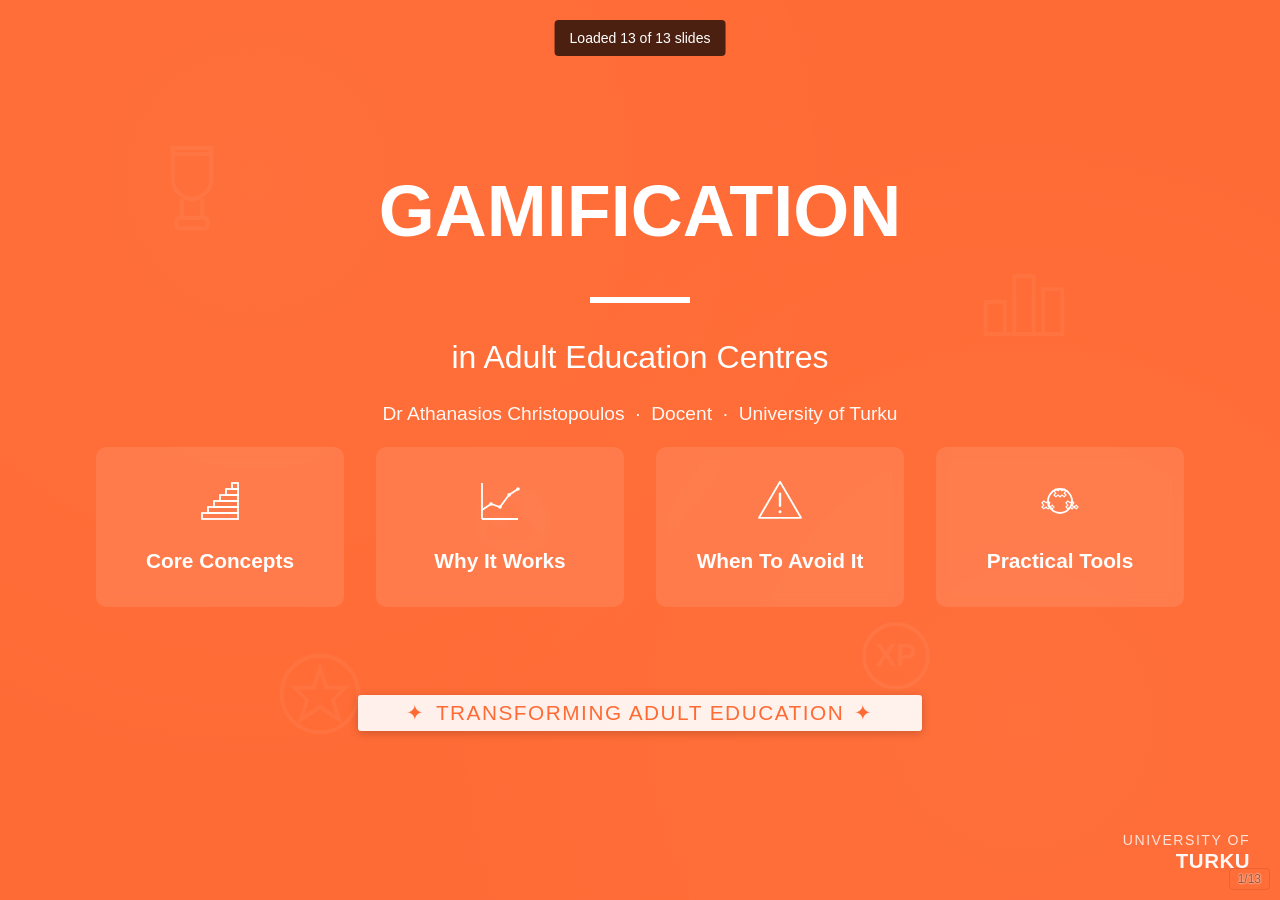
<file: index.html>
<!DOCTYPE html>
<html lang="en">
<head>
    <meta charset="UTF-8">
    <meta name="viewport" content="width=device-width, initial-scale=1.0">
    <title>Gamification in Adult Education — A. Christopoulos, UTU</title>
    <style>
        body, html {
            margin: 0;
            padding: 0;
            height: 100%;
            overflow: hidden;
            background-color: #000;
            font-family: Arial, sans-serif;
        }
        
        #presentation-container {
            position: relative;
            width: 100%;
            height: 100%;
            background-color: #000;
        }
        
        .slide-frame {
            position: absolute;
            top: 0;
            left: 0;
            width: 100%;
            height: 100%;
            border: none;
            opacity: 0;
            pointer-events: none;
            transition: opacity 0.3s ease;
            overflow: hidden;
            scrollbar-width: none;
            -ms-overflow-style: none;
        }
        
        .slide-frame::-webkit-scrollbar {
            display: none;
        }
        
        .slide-frame.active {
            opacity: 1;
            pointer-events: auto;
        }
        
        .progress-bar {
            position: fixed;
            bottom: 0;
            left: 0;
            height: 2px;
            background-color: #ff0000;
            z-index: 9999;
            opacity: 0.3;
        }
        
        .slide-counter {
            position: fixed;
            bottom: 10px;
            right: 10px;
            background-color: transparent;
            color: rgba(0, 0, 0, 0.7);
            padding: 3px 8px;
            border-radius: 4px;
            font-size: 12px;
            z-index: 9999;
            opacity: 0.6;
            transition: opacity 0.3s;
            text-shadow: 0 0 1px white, 0 0 2px white, 0 0 3px white;
            border: 1px solid rgba(0, 0, 0, 0.15);
        }
        
        .slide-counter:hover {
            opacity: 1;
        }
        
        .timer {
            position: fixed;
            top: 10px;
            right: 10px;
            background-color: rgba(0, 0, 0, 0.4);
            color: rgba(255, 255, 255, 0.7);
            padding: 3px 8px;
            border-radius: 4px;
            font-size: 12px;
            z-index: 9999;
            opacity: 0.5;
            transition: opacity 0.3s;
            display: none;
        }
        
        .timer:hover {
            opacity: 1;
        }
        
        #nav-overlay {
            position: fixed;
            top: 0;
            left: 0;
            width: 100%;
            height: 100%;
            z-index: 10000;
            opacity: 0;
            pointer-events: none;
        }
        
        #message-overlay {
            position: fixed;
            top: 20px;
            left: 50%;
            transform: translateX(-50%);
            background-color: rgba(0, 0, 0, 0.7);
            color: white;
            padding: 10px 15px;
            border-radius: 4px;
            font-size: 14px;
            z-index: 10001;
            opacity: 0;
            transition: opacity 0.3s;
        }
        
        #nav-buttons {
            display: none;
        }
        
        .nav-button {
            background-color: rgba(0, 0, 0, 0.5);
            color: white;
            border: 1px solid rgba(255, 255, 255, 0.3);
            padding: 5px 15px;
            border-radius: 4px;
            cursor: pointer;
            opacity: 0.3;
            transition: opacity 0.3s;
            font-size: 16px;
        }
        
        .nav-button:hover {
            opacity: 1;
        }
        
        #key-trap {
            position: fixed;
            top: -1000px;
            left: -1000px;
            width: 1px;
            height: 1px;
            opacity: 0;
            pointer-events: none;
            z-index: -1;
        }
    </style>
</head>
<body>
    <div id="presentation-container"></div>
    <div class="progress-bar" id="progress-bar"></div>
    <div class="slide-counter" id="slide-counter">1/13</div>
    <div class="timer" id="timer">00:00</div>
    <div id="nav-overlay"></div>
    <div id="message-overlay"></div>
    
    <input type="text" id="key-trap" />
    
    <div id="nav-buttons">
        <button class="nav-button" id="prev-btn">◀</button>
        <button class="nav-button" id="next-btn">▶</button>
    </div>
    
    <script>
        const totalSlides = 13;
        let currentSlide = 1;
        let isNavigationEnabled = true;
        let navigationTimer = null;
        let timerRunning = false;
        let timerStart = 0;
        let timerInterval = null;
        let timerElement = document.getElementById('timer');
        let navigationHandledBySlide = false;
        let navCallCounter = 0;
        let slidesWithSteps = {};
        const container = document.getElementById('presentation-container');

        function startTimer() {
            if (!timerRunning) {
                timerElement.style.display = 'block';
                timerRunning = true;
                timerStart = Date.now();
                updateTimer();
                
                timerInterval = setInterval(updateTimer, 1000);
                
                if (event && (event.key === 'a' || event.key === 'A')) {
                    showMessage("Timer started");
                }
            }
        }
        
        function stopTimer() {
            if (timerRunning) {
                timerRunning = false;
                clearInterval(timerInterval);
                showMessage("Timer stopped");
            }
        }
        
        function resetTimer() {
            stopTimer();
            timerElement.textContent = "00:00";
            timerElement.style.display = 'none';
        }
        
        function updateTimer() {
            if (!timerRunning) return;
            
            const elapsedMs = Date.now() - timerStart;
            const elapsedSecs = Math.floor(elapsedMs / 1000);
            
            const minutes = Math.floor(elapsedSecs / 60);
            const seconds = elapsedSecs % 60;
            
            timerElement.textContent = `${minutes.toString().padStart(2, '0')}:${seconds.toString().padStart(2, '0')}`;
        }
        function checkAllSlidesLoaded() {
            const loadedSlides = document.querySelectorAll('.slide-frame');
            showMessage(`Loaded ${loadedSlides.length} of ${totalSlides} slides`);
            
            if (loadedSlides.length < totalSlides) {
                for (let i = 1; i <= totalSlides; i++) {
                    if (!document.getElementById(`slide-${i}`)) {
                        loadSlide(i);
                    }
                }
            }
        }
        function loadSlide(i) {
            const iframe = document.createElement('iframe');
            iframe.className = 'slide-frame';
            iframe.id = `slide-${i}`;
            // Cache buster: force browser to fetch fresh slide HTML on every page load
            iframe.src = `slide${i}.html?v=${Date.now()}`;
            iframe.setAttribute('allowfullscreen', 'true');
            iframe.setAttribute('scrolling', 'no');
            iframe.onload = function() {
                console.log(`Slide ${i} loaded successfully`);
                try {
                    const iframeDoc = iframe.contentDocument || iframe.contentWindow.document;
                    
                    const style = iframeDoc.createElement('style');
                    style.textContent = `
                        body, html {
                            overflow: hidden !important;
                            scrollbar-width: none !important;
                            -ms-overflow-style: none !important;
                        }
                        
                        ::-webkit-scrollbar {
                            display: none !important;
                        }
                    `;
                    iframeDoc.head.appendChild(style);
                } catch (e) {
                    console.error(`Could not modify iframe content for slide ${i}`, e);
                }
            };
            
            iframe.onerror = function() {
                console.error(`Failed to load slide ${i}`);
            };
            
            if (i === 1) {
                iframe.classList.add('active');
            }
            
            container.appendChild(iframe);
        }
        for (let i = 1; i <= totalSlides; i++) {
            loadSlide(i);
        }
        function showSlide(slideNumber) {
            if (slideNumber < 1 || slideNumber > totalSlides) return;
            
            const previousSlide = currentSlide;
            
            document.querySelectorAll('.slide-frame').forEach(slide => {
                slide.classList.remove('active');
            });
            
            const slide = document.getElementById(`slide-${slideNumber}`);
            if (slide) {
                slide.classList.add('active');
                currentSlide = slideNumber;
                updateProgressBar();
                if (slide.contentWindow) {
                    setTimeout(() => {
                        slide.contentWindow.postMessage('slideActive', '*');
                    }, 50);
                }
                
                if (previousSlide === 1 && currentSlide === 2 && !timerRunning) {
                    startTimer();
                }
                
                if (currentSlide === totalSlides && timerRunning) {
                    stopTimer();
                }
                navigationHandledBySlide = false;
            } else {
                showMessage(`Error: Slide ${slideNumber} not found!`);
                loadSlide(slideNumber);
            }
        }
        
        function goToPrevSlide() {
            if (!isNavigationEnabled) return;
            disableNavigation();
            const navToken = ++navCallCounter;
            const currentFrame = document.getElementById(`slide-${currentSlide}`);
            if (currentFrame && currentFrame.contentWindow) {
                currentFrame.contentWindow.postMessage('showAll', '*');
            }
            // Single, predictable transition
            setTimeout(() => {
                if (navToken !== navCallCounter) return;
                if (currentSlide > 1) {
                    showSlide(currentSlide - 1);
                }
            }, 80);
        }
        
        function goToNextSlide() {
            if (!isNavigationEnabled) return;
            disableNavigation();
            // Per-call token to prevent stale stepHandled responses leaking into the next nav
            const navToken = ++navCallCounter;
            navigationHandledBySlide = false;
            const currentFrame = document.getElementById(`slide-${currentSlide}`);
            if (currentFrame && currentFrame.contentWindow) {
                currentFrame.contentWindow.postMessage('next', '*');
                setTimeout(() => {
                    // Only act if this is still the latest nav request
                    if (navToken !== navCallCounter) return;
                    if (!navigationHandledBySlide && currentSlide < totalSlides) {
                        showSlide(currentSlide + 1);
                    }
                    navigationHandledBySlide = false;
                }, 220);
            } else {
                if (currentSlide < totalSlides) {
                    showSlide(currentSlide + 1);
                }
            }
        }
        
        function disableNavigation() {
            isNavigationEnabled = false;
            
            if (navigationTimer) {
                clearTimeout(navigationTimer);
            }
            
            navigationTimer = setTimeout(() => {
                isNavigationEnabled = true;
                document.getElementById('key-trap').focus();
            }, 180);
        }
        
        function updateProgressBar() {
            const progressPercentage = (currentSlide - 1) / (totalSlides - 1) * 100;
            document.getElementById('progress-bar').style.width = `${progressPercentage}%`;
            
            document.getElementById('slide-counter').textContent = `${currentSlide}/${totalSlides}`;
        }
        
        function showMessage(message, duration = 2000) {
            const messageOverlay = document.getElementById('message-overlay');
            messageOverlay.textContent = message;
            messageOverlay.style.opacity = '1';
            
            setTimeout(() => {
                messageOverlay.style.opacity = '0';
            }, duration);
        }
        window.addEventListener('message', function(event) {
            const message = event.data;
            
            if (message === 'stepHandled') {
                navigationHandledBySlide = true;
            }
            if (message && message.type === 'supportsSteps') {
                slidesWithSteps[currentSlide] = message.steps;
                console.log(`Slide ${currentSlide} supports ${message.steps} steps`);
            }
        });
        function handleKeyDown(event) {
            if (event.repeat) return;
            
            switch (event.key) {
                case 'ArrowLeft':
                case 'ArrowUp':
                    goToPrevSlide();
                    event.preventDefault();
                    break;
                    
                case 'ArrowRight':
                case 'ArrowDown':
                    goToNextSlide();
                    event.preventDefault();
                    break;
                    
                case 'Home':
                    if (isNavigationEnabled) {
                        disableNavigation();
                        showSlide(1);
                    }
                    event.preventDefault();
                    break;
                    
                case 'End':
                    if (isNavigationEnabled) {
                        disableNavigation();
                        showSlide(totalSlides);
                    }
                    event.preventDefault();
                    break;
                    
                case 'd':
                    checkAllSlidesLoaded();
                    event.preventDefault();
                    break;
                    
                case 'a':
                case 'A':
                    startTimer();
                    event.preventDefault();
                    break;
            }
        }
        document.addEventListener('keydown', handleKeyDown);
        const keyTrap = document.getElementById('key-trap');
        keyTrap.addEventListener('keydown', handleKeyDown);
        const navOverlay = document.getElementById('nav-overlay');
        navOverlay.addEventListener('click', function(event) {
            const x = event.clientX;
            const width = window.innerWidth;
            
            if (x < width * 0.3) {
                goToPrevSlide();
            } else if (x > width * 0.7) {
                goToNextSlide();
            }
        });
        document.addEventListener('mousemove', function() {
            navOverlay.style.pointerEvents = 'auto';
            
            clearTimeout(window.navOverlayTimer);
            window.navOverlayTimer = setTimeout(() => {
                navOverlay.style.pointerEvents = 'none';
            }, 100);
        });
        document.getElementById('prev-btn').addEventListener('click', goToPrevSlide);
        document.getElementById('next-btn').addEventListener('click', goToNextSlide);
        setInterval(() => {
            const activeElement = document.activeElement;
            const isNavButton = activeElement.classList && activeElement.classList.contains('nav-button');
            
            if (!isNavButton && activeElement !== keyTrap) {
                keyTrap.focus();
            }
        }, 500);
        setInterval(() => {
            if (!isNavigationEnabled) {
                console.log("Navigation re-enabled by watchdog");
                isNavigationEnabled = true;
            }
        }, 1500);
        
        setTimeout(() => {
            keyTrap.focus();
            setTimeout(checkAllSlidesLoaded, 1000);
        }, 500);
        updateProgressBar();
        window.checkSlides = checkAllSlidesLoaded;
    </script>
</body>
</html>
</file>
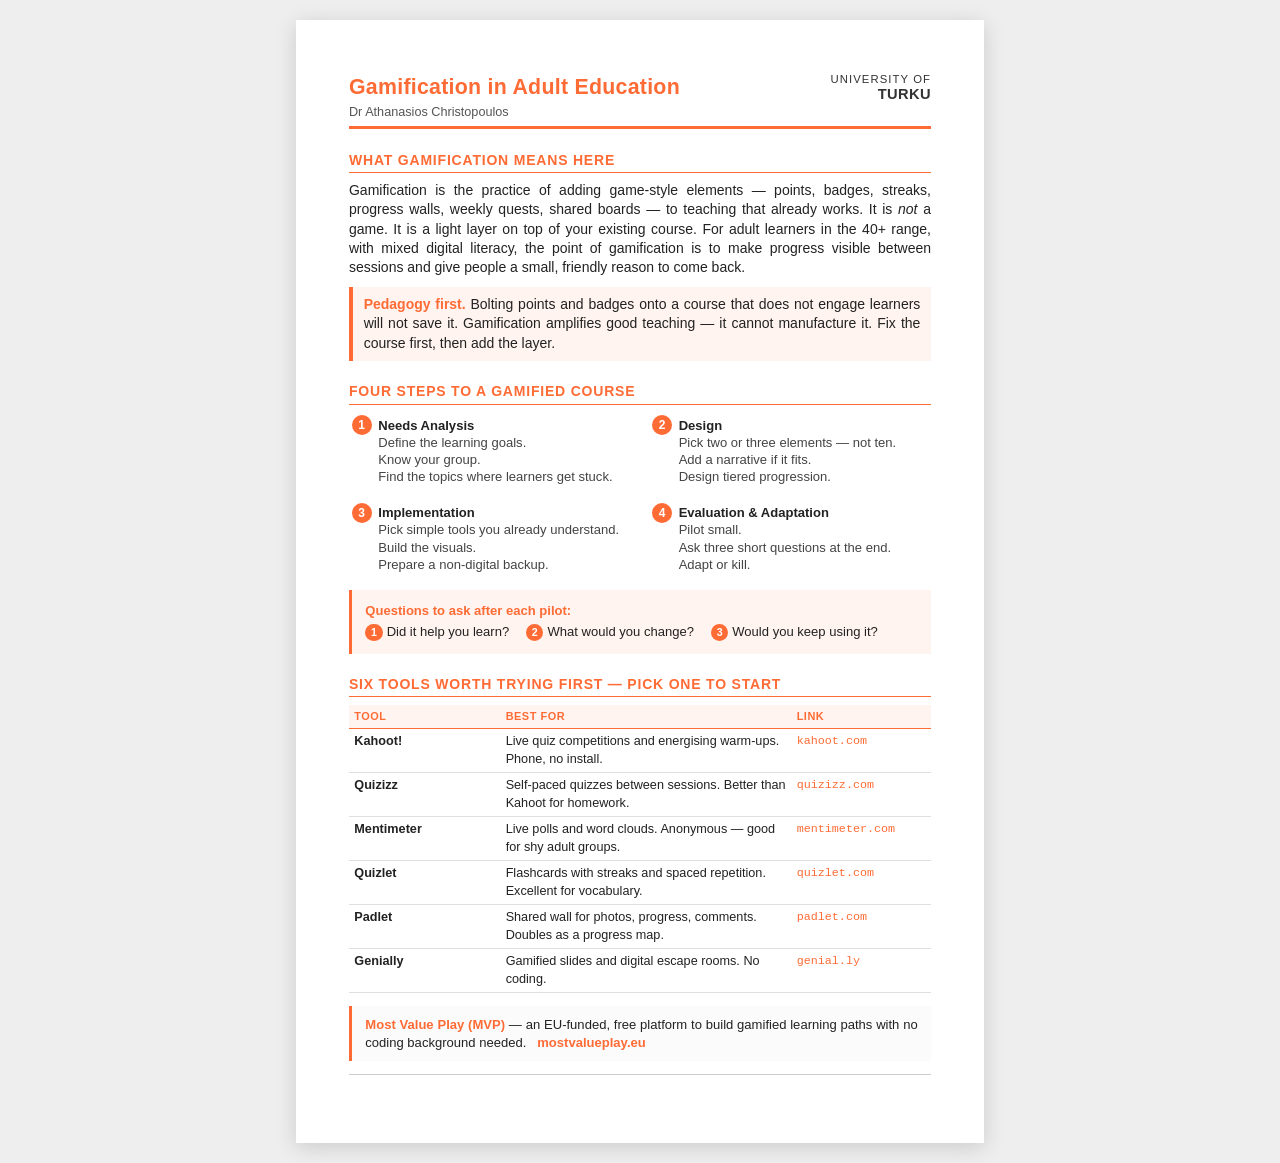
<file: HANDOUT.html>
<!DOCTYPE html>
<html lang="en">
<head>
<meta charset="UTF-8">
<title>Gamification in Adult Education — Handout</title>
<style>
    @page {
        size: A4 portrait;
        margin: 14mm 14mm 12mm 14mm;
    }
    * { box-sizing: border-box; }
    html, body {
        margin: 0;
        padding: 0;
        font-family: 'Segoe UI', Arial, Helvetica, sans-serif;
        font-size: 10.5pt;
        line-height: 1.38;
        color: #222;
        background: #fff;
    }
    .page {
        max-width: 182mm;
        margin: 0 auto;
        padding: 6mm 0 0 0;
    }
    header {
        display: flex;
        justify-content: space-between;
        align-items: flex-start;
        border-bottom: 2.5pt solid #FF6B35;
        padding-bottom: 4pt;
        margin-bottom: 8pt;
    }
    header .title-block h1 {
        margin: 0 0 1pt 0;
        font-size: 16pt;
        color: #FF6B35;
        letter-spacing: 0.2pt;
    }
    header .title-block .sub {
        font-size: 9.5pt;
        color: #555;
        font-weight: 400;
    }
    header .utu {
        text-align: right;
        font-size: 8.5pt;
        color: #333;
        line-height: 1.15;
    }
    header .utu .utu1 {
        display: block;
        text-transform: uppercase;
        letter-spacing: 0.8pt;
        font-weight: 300;
    }
    header .utu .utu2 {
        display: block;
        font-size: 11pt;
        font-weight: 700;
        letter-spacing: 0.3pt;
    }
    h2 {
        font-size: 10.5pt;
        text-transform: uppercase;
        letter-spacing: 0.6pt;
        color: #FF6B35;
        margin: 16pt 0 6pt 0;
        border-bottom: 0.5pt solid #FF6B35;
        padding-bottom: 1.5pt;
    }
    p { margin: 0 0 7pt 0; text-align: justify; }
    .warning { text-align: justify; }
    ol.steps li .step-d { text-align: justify; }
    .mvp { text-align: justify; }
    .warning {
        background: #fff4ef;
        border-left: 3pt solid #FF6B35;
        padding: 6pt 8pt;
        margin: 4pt 0 0 0;
    }
    .warning strong { color: #FF6B35; }
    ol.steps {
        margin: 5pt 0 0 0;
        padding: 0;
        list-style: none;
        counter-reset: step;
        display: grid;
        grid-template-columns: 1fr 1fr;
        column-gap: 14pt;
        row-gap: 8pt;
    }
    ol.steps li {
        counter-increment: step;
        position: relative;
        padding: 3pt 4pt 3pt 22pt;
        font-size: 9.8pt;
        line-height: 1.32;
    }
    ol.steps li::before {
        content: counter(step);
        position: absolute;
        left: 2pt;
        top: 2pt;
        width: 15pt;
        height: 15pt;
        background: #FF6B35;
        color: #fff;
        border-radius: 50%;
        font-weight: 700;
        font-size: 9pt;
        text-align: center;
        line-height: 15pt;
    }
    ol.steps li .step-t {
        display: block;
        font-weight: 700;
        color: #222;
    }
    ol.steps li .step-d {
        display: block;
        color: #444;
        text-align: justify;
    }
    .pilot-q {
        margin-top: 10pt;
        padding: 8pt 10pt;
        background: #fff4ef;
        border-left: 2.5pt solid #FF6B35;
        font-size: 9.8pt;
        line-height: 1.6;
    }
    .pilot-q strong { color: #FF6B35; }
    .pilot-q .q { display: inline-block; margin-right: 10pt; }
    .pilot-q .q-num {
        display: inline-block;
        width: 13pt;
        height: 13pt;
        background: #FF6B35;
        color: #fff;
        border-radius: 50%;
        text-align: center;
        line-height: 13pt;
        font-weight: 700;
        font-size: 8pt;
        margin-right: 3pt;
    }
    table.tools {
        width: 100%;
        border-collapse: collapse;
        margin-top: 3pt;
        font-size: 9.5pt;
    }
    table.tools th, table.tools td {
        text-align: left;
        padding: 3pt 4pt;
        vertical-align: top;
        border-bottom: 0.4pt solid #e0e0e0;
    }
    table.tools th {
        background: #fff4ef;
        color: #FF6B35;
        font-weight: 700;
        text-transform: uppercase;
        letter-spacing: 0.4pt;
        font-size: 8.2pt;
        border-bottom: 0.6pt solid #FF6B35;
    }
    table.tools td.tool {
        font-weight: 700;
        color: #222;
        white-space: nowrap;
        width: 26%;
    }
    table.tools td.url {
        font-family: 'Consolas', 'Courier New', monospace;
        font-size: 8.8pt;
        white-space: nowrap;
        width: 24%;
    }
    table.tools td.url a,
    table.tools td.url a:link,
    table.tools td.url a:visited {
        color: #FF6B35;
        text-decoration: none;
    }
    table.tools td.url a:hover { text-decoration: underline; }
    .mvp {
        margin-top: 10pt;
        font-size: 9.8pt;
        padding: 7pt 10pt;
        background: #fbfbfb;
        border-left: 2.5pt solid #FF6B35;
    }
    .mvp strong { color: #FF6B35; }
    footer {
        margin-top: 10pt;
        padding-top: 4pt;
        border-top: 0.5pt solid #ccc;
        font-size: 8pt;
        color: #777;
        display: flex;
        justify-content: space-between;
    }
    @media screen {
        body { background: #eee; padding: 20px; }
        .page {
            background: #fff;
            padding: 14mm;
            width: 210mm;
            min-height: 297mm;
            box-shadow: 0 4px 20px rgba(0,0,0,0.15);
        }
    }
</style>
</head>
<body>
<div class="page">

<header>
    <div class="title-block">
        <h1>Gamification in Adult Education</h1>
        <div class="sub">Dr Athanasios Christopoulos</div>
    </div>
    <div class="utu">
        <span class="utu1">University of</span>
        <span class="utu2">TURKU</span>
    </div>
</header>

<h2>What gamification means here</h2>
<p>Gamification is the practice of adding game-style elements — points, badges, streaks, progress walls, weekly quests, shared boards — to teaching that already works. It is <em>not</em> a game. It is a light layer on top of your existing course. For adult learners in the 40+ range, with mixed digital literacy, the point of gamification is to make progress visible between sessions and give people a small, friendly reason to come back.</p>

<div class="warning">
<strong>Pedagogy first.</strong> Bolting points and badges onto a course that does not engage learners will not save it. Gamification amplifies good teaching — it cannot manufacture it. Fix the course first, then add the layer.
</div>

<h2>Four steps to a gamified course</h2>
<ol class="steps">
    <li>
        <span class="step-t">Needs Analysis</span>
        <span class="step-d">Define the learning goals.<br>Know your group.<br>Find the topics where learners get stuck.</span>
    </li>
    <li>
        <span class="step-t">Design</span>
        <span class="step-d">Pick two or three elements — not ten.<br>Add a narrative if it fits.<br>Design tiered progression.</span>
    </li>
    <li>
        <span class="step-t">Implementation</span>
        <span class="step-d">Pick simple tools you already understand.<br>Build the visuals.<br>Prepare a non-digital backup.</span>
    </li>
    <li>
        <span class="step-t">Evaluation &amp; Adaptation</span>
        <span class="step-d">Pilot small.<br>Ask three short questions at the end.<br>Adapt or kill.</span>
    </li>
</ol>

<div class="pilot-q">
<strong>Questions to ask after each pilot:</strong><br>
<span class="q"><span class="q-num">1</span>Did it help you learn?</span>
<span class="q"><span class="q-num">2</span>What would you change?</span>
<span class="q"><span class="q-num">3</span>Would you keep using it?</span>
</div>

<h2>Six tools worth trying first — pick ONE to start</h2>
<table class="tools">
    <thead>
        <tr>
            <th>Tool</th>
            <th>Best for</th>
            <th>Link</th>
        </tr>
    </thead>
    <tbody>
        <tr>
            <td class="tool">Kahoot!</td>
            <td>Live quiz competitions and energising warm-ups. Phone, no install.</td>
            <td class="url"><a href="https://kahoot.com" target="_blank">kahoot.com</a></td>
        </tr>
        <tr>
            <td class="tool">Quizizz</td>
            <td>Self-paced quizzes between sessions. Better than Kahoot for homework.</td>
            <td class="url"><a href="https://quizizz.com" target="_blank">quizizz.com</a></td>
        </tr>
        <tr>
            <td class="tool">Mentimeter</td>
            <td>Live polls and word clouds. Anonymous — good for shy adult groups.</td>
            <td class="url"><a href="https://www.mentimeter.com" target="_blank">mentimeter.com</a></td>
        </tr>
        <tr>
            <td class="tool">Quizlet</td>
            <td>Flashcards with streaks and spaced repetition. Excellent for vocabulary.</td>
            <td class="url"><a href="https://quizlet.com" target="_blank">quizlet.com</a></td>
        </tr>
        <tr>
            <td class="tool">Padlet</td>
            <td>Shared wall for photos, progress, comments. Doubles as a progress map.</td>
            <td class="url"><a href="https://padlet.com" target="_blank">padlet.com</a></td>
        </tr>
        <tr>
            <td class="tool">Genially</td>
            <td>Gamified slides and digital escape rooms. No coding.</td>
            <td class="url"><a href="https://genial.ly" target="_blank">genial.ly</a></td>
        </tr>
    </tbody>
</table>

<div class="mvp">
<strong>Most Value Play (MVP)</strong> — an EU-funded, free platform to build gamified learning paths with no coding background needed. &nbsp; <strong><a href="https://www.mostvalueplay.eu" target="_blank" style="color: #FF6B35; text-decoration: none;">mostvalueplay.eu</a></strong>
</div>

<footer>
    <span></span>
</footer>

</div>
</body>
</html>
</file>
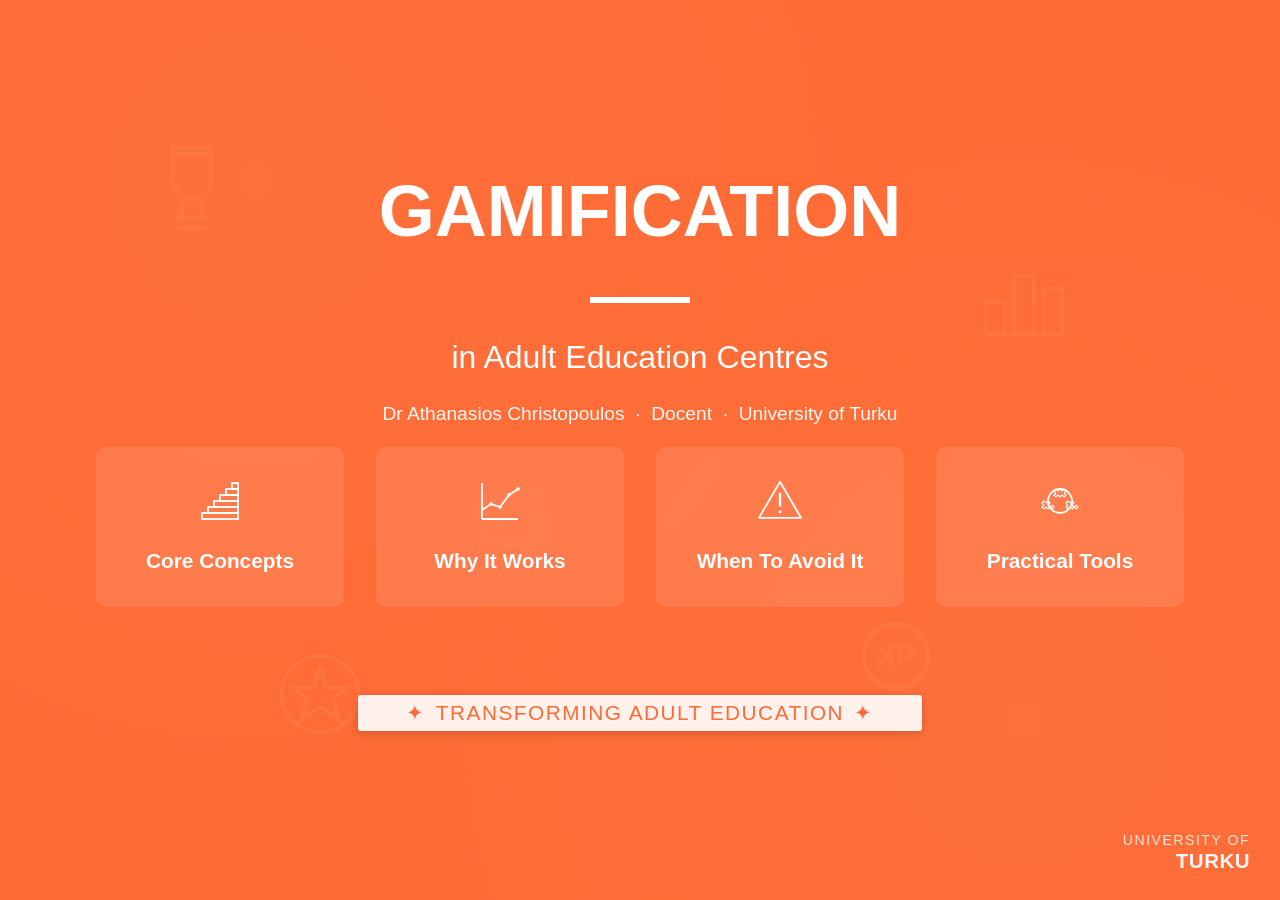
<file: slide1.html>
<!DOCTYPE html>
<html lang="en">
<head>
    <meta charset="UTF-8">
    <meta name="viewport" content="width=device-width, initial-scale=1.0, maximum-scale=1.0, user-scalable=no">
    <title>Gamification in Adult Education</title>
    <style>
        :root {
            --primary-color: #FF6B35;
            --text-light: #FFFFFF;
        }
        
        body {
            font-family: 'Segoe UI', Arial, sans-serif;
            margin: 0;
            padding: 0;
            background-color: var(--primary-color);
            color: var(--text-light);
            height: 100vh;
            overflow: hidden;
            display: flex;
            flex-direction: column;
            justify-content: center;
        }
        
        /* Using viewport-based units and clamp() for responsive sizing */
        .container {
            display: flex;
            flex-direction: column;
            justify-content: center;
            align-items: center;
            height: 100vh;
            position: relative;
            text-align: center;
            padding: 0 1rem;
        }
        
        .section-title {
            font-size: clamp(2.5rem, 8vw, 4.5rem);
            font-weight: bold;
            margin-bottom: clamp(1rem, 3vh, 2rem);
            opacity: 0;
            animation: fadeUp 1.5s ease forwards;
        }
        
        /* Ribbon for Education Transformation */
        .education-ribbon {
            position: relative;
            font-size: clamp(0.9rem, 2vw, 1.3rem);
            font-weight: 500;
            letter-spacing: 1.5px;
            color: var(--primary-color);
            background-color: rgba(255, 255, 255, 0.9);
            padding: 6px max(20px, 3vw);
            margin-top: clamp(2rem, 8vh, 5rem);
            border-radius: 3px;
            box-shadow: 0 2px 10px rgba(0, 0, 0, 0.2);
            transform: rotate(-2deg);
            opacity: 0;
            animation: fadeUp 1.5s ease forwards 0.3s, glowPulse 3s ease-in-out infinite 2.5s;
            width: fit-content;
            max-width: 95%;
        }
        
        .education-ribbon::before, .education-ribbon::after {
            content: "✦";
            padding: 0 min(10px, 2vw);
        }
        
        .divider {
            width: clamp(50px, 10vw, 100px);
            height: 6px;
            background-color: white;
            margin: clamp(0.8rem, 2vh, 1.5rem) auto;
            opacity: 0;
            animation: expandWidth 1.5s ease forwards 0.5s;
        }
        
        .section-subtitle {
            font-size: clamp(1.2rem, 3vw, 2rem);
            font-weight: 300;
            margin-top: clamp(0.8rem, 2vh, 1.5rem);
            opacity: 0;
            animation: fadeUp 1.5s ease forwards 1s;
        }

        .speaker-line {
            font-size: clamp(0.95rem, 1.6vw, 1.2rem);
            font-weight: 500;
            margin-top: clamp(1.2rem, 3vh, 2rem);
            opacity: 0;
            animation: fadeUp 1.5s ease forwards 1.3s;
            color: rgba(255, 255, 255, 0.95);
        }

        .event-line {
            font-size: clamp(0.8rem, 1.3vw, 1rem);
            font-weight: 300;
            margin-top: 0.4rem;
            opacity: 0;
            animation: fadeUp 1.5s ease forwards 1.5s;
            color: rgba(255, 255, 255, 0.8);
            letter-spacing: 0.5px;
        }

        .utu-text-mark {
            position: absolute;
            bottom: clamp(15px, 3vh, 30px);
            right: clamp(15px, 3vw, 30px);
            text-align: right;
            color: rgba(255, 255, 255, 0.95);
            font-family: 'Segoe UI', Arial, sans-serif;
            opacity: 0;
            animation: fadeUp 1.5s ease forwards 1.7s;
            z-index: 10;
            line-height: 1.1;
        }
        .utu-text-mark .utu-line1 {
            display: block;
            font-size: clamp(0.75rem, 1.1vw, 0.95rem);
            font-weight: 300;
            letter-spacing: 1.5px;
            text-transform: uppercase;
            opacity: 0.85;
        }
        .utu-text-mark .utu-line2 {
            display: block;
            font-size: clamp(1.05rem, 1.6vw, 1.4rem);
            font-weight: 700;
            letter-spacing: 0.5px;
            margin-top: 2px;
        }
        
        .topic-grid {
            display: flex;
            justify-content: center;
            flex-wrap: wrap; /* Allow wrapping for smaller screens */
            margin-top: clamp(1rem, 2.5vh, 1.5rem);
            gap: clamp(1rem, 3vw, 2rem);
            padding: 0 1rem;
        }
        
        .topic-card {
            background-color: rgba(255, 255, 255, 0.1);
            border-radius: 10px;
            padding: clamp(0.8rem, 2vw, 1.5rem);
            width: clamp(150px, 30vw, 200px);
            text-align: center;
            backdrop-filter: blur(5px);
            transition: transform 0.3s ease, background-color 0.3s ease;
            opacity: 0;
            animation: fadeUp 1.5s ease forwards;
            position: relative;
            margin-bottom: 1rem;
        }
        
        .topic-card:hover {
            transform: translateY(-10px);
            background-color: rgba(255, 255, 255, 0.2);
        }
        
        .topic-card:nth-child(1) {
            animation-delay: 1.3s;
        }
        
        .topic-card:nth-child(2) {
            animation-delay: 1.6s;
        }
        
        .topic-card:nth-child(3) {
            animation-delay: 1.9s;
        }
        
        .topic-card:nth-child(4) {
            animation-delay: 2.2s;
        }
        
        .topic-icon {
            margin-bottom: clamp(0.6rem, 1.5vh, 1rem);
            position: relative;
        }
        
        .topic-title {
            font-size: clamp(1rem, 2vw, 1.3rem);
            font-weight: bold;
            margin-bottom: 10px;
        }
        
        .topic-description {
            font-size: clamp(0.8rem, 1.5vw, 1rem);
            opacity: 0.8;
        }
        
        .background-pattern {
            position: absolute;
            top: 0;
            left: 0;
            width: 100%;
            height: 100%;
            background-image: 
                radial-gradient(circle at 20% 20%, rgba(255, 255, 255, 0.03) 0%, rgba(255, 255, 255, 0) 50%),
                radial-gradient(circle at 80% 80%, rgba(255, 255, 255, 0.03) 0%, rgba(255, 255, 255, 0) 50%);
            z-index: -1;
        }
        
        .icon-container {
            position: absolute;
            width: 100%;
            height: 100%;
            top: 0;
            left: 0;
            overflow: hidden;
            z-index: -1;
        }
        
        .floating-icon {
            position: absolute;
            opacity: 0.05;
            animation: float 15s linear infinite;
            width: clamp(70px, 10vw, 130px);
            height: clamp(70px, 10vw, 130px);
        }
        
        .icon-1 {
            top: 15%;
            left: 10%;
            animation-delay: 0s;
        }
        
        .icon-2 {
            top: 70%;
            left: 20%;
            animation-delay: 3s;
        }
        
        .icon-3 {
            top: 25%;
            right: 15%;
            animation-delay: 6s;
        }
        
        .icon-4 {
            bottom: 20%;
            right: 25%;
            animation-delay: 9s;
        }
        
        /* Game elements floating icons */
        .icon-5 {
            bottom: 35%;
            left: 35%;
            animation-delay: 5s;
            transform: scale(0.8);
        }
        
        @keyframes fadeUp {
            0% {
                opacity: 0;
                transform: translateY(30px);
            }
            100% {
                opacity: 1;
                transform: translateY(0);
            }
        }
        
        @keyframes expandWidth {
            0% {
                opacity: 0;
                width: 0;
            }
            100% {
                opacity: 1;
                width: clamp(50px, 10vw, 100px);
            }
        }
        
        @keyframes float {
            0% {
                transform: translate(0, 0) rotate(0deg);
            }
            25% {
                transform: translate(min(50px, 5vw), min(20px, 2vh)) rotate(90deg);
            }
            50% {
                transform: translate(min(100px, 10vw), 0) rotate(180deg);
            }
            75% {
                transform: translate(min(50px, 5vw), min(-20px, -2vh)) rotate(270deg);
            }
            100% {
                transform: translate(0, 0) rotate(360deg);
            }
        }
        
        @keyframes glowPulse {
            0% { box-shadow: 0 2px 10px rgba(0, 0, 0, 0.2); transform: scale(1) rotate(-2deg); }
            50% { box-shadow: 0 2px 20px rgba(255, 107, 53, 0.6); transform: scale(1.03) rotate(-2deg); }
            100% { box-shadow: 0 2px 10px rgba(0, 0, 0, 0.2); transform: scale(1) rotate(-2deg); }
        }

        /* Animation classes for the new framework */
        .fadeIn {
            animation: fadeUp 0.8s ease forwards;
        }
        
        .slideInUp {
            animation: fadeUp 0.8s ease forwards;
        }

        /* Media Queries for better responsiveness */
        @media (max-width: 768px) {
            .topic-grid {
                flex-direction: column;
                align-items: center;
            }
            
            .topic-card {
                width: min(280px, 90%);
            }
            
            .floating-icon {
                opacity: 0.03; /* Reduce opacity on smaller screens */
            }
        }
        
        @media (max-height: 600px) {
            .education-ribbon {
                margin-top: 1rem;
            }
            
            .topic-grid {
                margin-top: 1rem;
            }
            
            .section-title {
                margin-bottom: 0.5rem;
            }
            
            .topic-card {
                padding: 0.6rem;
            }
        }
        
        /* Accessibility improvements */
        @media (prefers-reduced-motion: reduce) {
            .section-title, .divider, .section-subtitle, .topic-card, .education-ribbon {
                animation: none;
                opacity: 1;
            }
            
            .floating-icon {
                animation: none;
            }
            
            .topic-card:hover {
                transform: none;
            }
        }
    </style>
</head>
<body>
    <div class="container">
        <div class="background-pattern"></div>
        <div class="icon-container">
            <svg class="floating-icon icon-1" viewBox="0 0 100 100" xmlns="http://www.w3.org/2000/svg">
                <!-- Trophy Icon -->
                <path d="M50 15 L65 15 L65 35 C65 45 55 50 50 50 C45 50 35 45 35 35 L35 15 L50 15" fill="none" stroke="#FFFFFF" stroke-width="3"/>
                <path d="M65 15 L65 10 L35 10 L35 15" fill="none" stroke="#FFFFFF" stroke-width="3"/>
                <path d="M42 50 L42 65 L58 65 L58 50" fill="none" stroke="#FFFFFF" stroke-width="3"/>
                <rect x="38" y="65" width="24" height="8" rx="2" fill="none" stroke="#FFFFFF" stroke-width="3"/>
            </svg>
            <svg class="floating-icon icon-2" viewBox="0 0 100 100" xmlns="http://www.w3.org/2000/svg">
                <!-- Badge/Star Icon -->
                <circle cx="50" cy="50" r="30" fill="none" stroke="#FFFFFF" stroke-width="3"/>
                <path d="M50 30 L55 45 L70 45 L60 55 L65 70 L50 60 L35 70 L40 55 L30 45 L45 45 Z" fill="none" stroke="#FFFFFF" stroke-width="3"/>
            </svg>
            <svg class="floating-icon icon-3" viewBox="0 0 100 100" xmlns="http://www.w3.org/2000/svg">
                <!-- Leaderboard Icon -->
                <rect x="20" y="60" width="15" height="25" fill="none" stroke="#FFFFFF" stroke-width="3"/>
                <rect x="42.5" y="40" width="15" height="45" fill="none" stroke="#FFFFFF" stroke-width="3"/>
                <rect x="65" y="50" width="15" height="35" fill="none" stroke="#FFFFFF" stroke-width="3"/>
                <line x1="20" y1="85" x2="80" y2="85" stroke="#FFFFFF" stroke-width="3"/>
            </svg>
            <svg class="floating-icon icon-4" viewBox="0 0 100 100" xmlns="http://www.w3.org/2000/svg">
                <!-- Points/Coin Icon -->
                <circle cx="50" cy="50" r="25" fill="none" stroke="#FFFFFF" stroke-width="3"/>
                <text x="50" y="58" text-anchor="middle" fill="#FFFFFF" font-size="24" font-weight="bold">XP</text>
            </svg>
            <!-- Game controller floating icon -->
            <svg class="floating-icon icon-5" viewBox="0 0 100 100" xmlns="http://www.w3.org/2000/svg">
                <!-- Game Controller -->
                <path d="M20 40 C20 30, 30 25, 40 25 L60 25 C70 25, 80 30, 80 40 L80 60 C80 70, 70 75, 60 75 L40 75 C30 75, 20 70, 20 60 Z" fill="none" stroke="#FFFFFF" stroke-width="3"/>
                <circle cx="65" cy="40" r="5" fill="#FFFFFF"/>
                <circle cx="75" cy="50" r="5" fill="#FFFFFF"/>
                <line x1="30" y1="50" x2="45" y2="50" stroke="#FFFFFF" stroke-width="3"/>
                <line x1="37.5" y1="42.5" x2="37.5" y2="57.5" stroke="#FFFFFF" stroke-width="3"/>
            </svg>
        </div>
        
        <div class="section-title" data-animate="fadeIn">GAMIFICATION</div>
        <div class="divider" data-animate="expandWidth"></div>
        <div class="section-subtitle" data-animate="fadeIn">in Adult Education Centres</div>
        <div class="speaker-line" data-animate="fadeIn">
            Dr Athanasios Christopoulos &nbsp;·&nbsp; Docent &nbsp;·&nbsp; University of Turku
        </div>
        
        <div class="topic-grid">
            <div class="topic-card" data-animate="slideInUp">
                <div class="topic-icon">
                    <svg width="60" height="60" viewBox="0 0 100 100" xmlns="http://www.w3.org/2000/svg">
                        <!-- NEW Basic Concepts Icon - Stairs/Steps/Foundation -->
                        <rect x="20" y="70" width="60" height="10" fill="none" stroke="#FFFFFF" stroke-width="3"/>
                        <rect x="30" y="60" width="50" height="10" fill="none" stroke="#FFFFFF" stroke-width="3"/>
                        <rect x="40" y="50" width="40" height="10" fill="none" stroke="#FFFFFF" stroke-width="3"/>
                        <rect x="50" y="40" width="30" height="10" fill="none" stroke="#FFFFFF" stroke-width="3"/>
                        <rect x="60" y="30" width="20" height="10" fill="none" stroke="#FFFFFF" stroke-width="3"/>
                        <rect x="70" y="20" width="10" height="10" fill="none" stroke="#FFFFFF" stroke-width="3"/>
                    </svg>
                </div>
                <div class="topic-title">Core Concepts</div>
            </div>
            <div class="topic-card" data-animate="slideInUp">
                <div class="topic-icon">
                    <svg width="60" height="60" viewBox="0 0 100 100" xmlns="http://www.w3.org/2000/svg">
                        <!-- Benefits Icon - Growth Chart -->
                        <line x1="20" y1="80" x2="80" y2="80" stroke="#FFFFFF" stroke-width="3"/>
                        <line x1="20" y1="80" x2="20" y2="20" stroke="#FFFFFF" stroke-width="3"/>
                        <path d="M20 65 L35 55 L50 60 L65 40 L80 30" fill="none" stroke="#FFFFFF" stroke-width="3" stroke-linecap="round"/>
                        <circle cx="35" cy="55" r="3" fill="#FFFFFF"/>
                        <circle cx="50" cy="60" r="3" fill="#FFFFFF"/>
                        <circle cx="65" cy="40" r="3" fill="#FFFFFF"/>
                        <circle cx="80" cy="30" r="3" fill="#FFFFFF"/>
                    </svg>
                </div>
                <div class="topic-title">Why It Works</div>
            </div>
            <div class="topic-card" data-animate="slideInUp">
                <div class="topic-icon">
                    <svg width="60" height="60" viewBox="0 0 100 100" xmlns="http://www.w3.org/2000/svg">
                        <!-- When To Avoid It Icon - Warning Triangle -->
                        <path d="M50 18 L85 78 L15 78 Z" fill="none" stroke="#FFFFFF" stroke-width="3" stroke-linejoin="round"/>
                        <line x1="50" y1="38" x2="50" y2="58" stroke="#FFFFFF" stroke-width="4" stroke-linecap="round"/>
                        <circle cx="50" cy="68" r="2.5" fill="#FFFFFF"/>
                    </svg>
                </div>
                <div class="topic-title">When To Avoid It</div>
            </div>
            <div class="topic-card" data-animate="slideInUp">
                <div class="topic-icon">
                    <svg width="60" height="60" viewBox="0 0 100 100" xmlns="http://www.w3.org/2000/svg">
                        <!-- Implementation Icon - Gear & Puzzle -->
                        <circle cx="50" cy="50" r="20" fill="none" stroke="#FFFFFF" stroke-width="3"/>
                        <path d="M50 30 L53 33 L57 30 L60 33 L57 37 L60 40 L57 43 L53 40 L50 43 L47 40 L43 43 L40 40 L43 37 L40 33 L43 30 L47 33 Z" fill="none" stroke="#FFFFFF" stroke-width="2"/>
                        <path d="M70 50 L73 53 L70 57 L73 60 L77 57 L80 60 L77 63 L73 60 L70 63 L67 60 L63 63 L60 60 L63 57 L60 53 L63 50 L67 53 Z" fill="none" stroke="#FFFFFF" stroke-width="2"/>
                        <path d="M30 50 L33 53 L30 57 L33 60 L37 57 L40 60 L37 63 L33 60 L30 63 L27 60 L23 63 L20 60 L23 57 L20 53 L23 50 L27 53 Z" fill="none" stroke="#FFFFFF" stroke-width="2"/>
                    </svg>
                </div>
                <div class="topic-title">Practical Tools</div>
            </div>
        </div>
        
        <div class="education-ribbon" data-animate="fadeIn">TRANSFORMING ADULT EDUCATION</div>

        <div class="utu-text-mark">
            <span class="utu-line1">University of</span>
            <span class="utu-line2">TURKU</span>
        </div>
    </div>

    <script>
        // Listen for events from parent window
        window.addEventListener('message', function(event) {
            if (event.data === 'slideActive') {
                console.log('Slide 1 is now active');
                // Reset animations if needed
                const animatedElements = document.querySelectorAll('[data-animate]');
                
                // Check for reduced motion preference
                const prefersReducedMotion = window.matchMedia('(prefers-reduced-motion: reduce)').matches;
                
                if (!prefersReducedMotion) {
                    // Apply animations with staggered timing
                    animatedElements.forEach((el, index) => {
                        // Reset animation first
                        const animationType = el.getAttribute('data-animate');
                        el.style.animation = 'none';
                        el.offsetHeight; // Force reflow to restart animation
                        
                        // Apply new animation
                        setTimeout(() => {
                            el.style.animation = '';
                            el.classList.add(animationType);
                        }, index * 150);
                    });
                } else {
                    // Show elements immediately without animation
                    animatedElements.forEach(el => {
                        el.style.opacity = '1';
                        el.style.transform = 'none';
                    });
                }
            }
            
            if (event.data === 'viewportAdjusted') {
                // Handle viewport adjustments if needed
                console.log('Viewport size changed');
            }
        });
        
        // Initialize
        document.addEventListener('DOMContentLoaded', function() {
            console.log('Slide 1 DOM loaded');
        });
    </script>
</body>
</html>
</file>
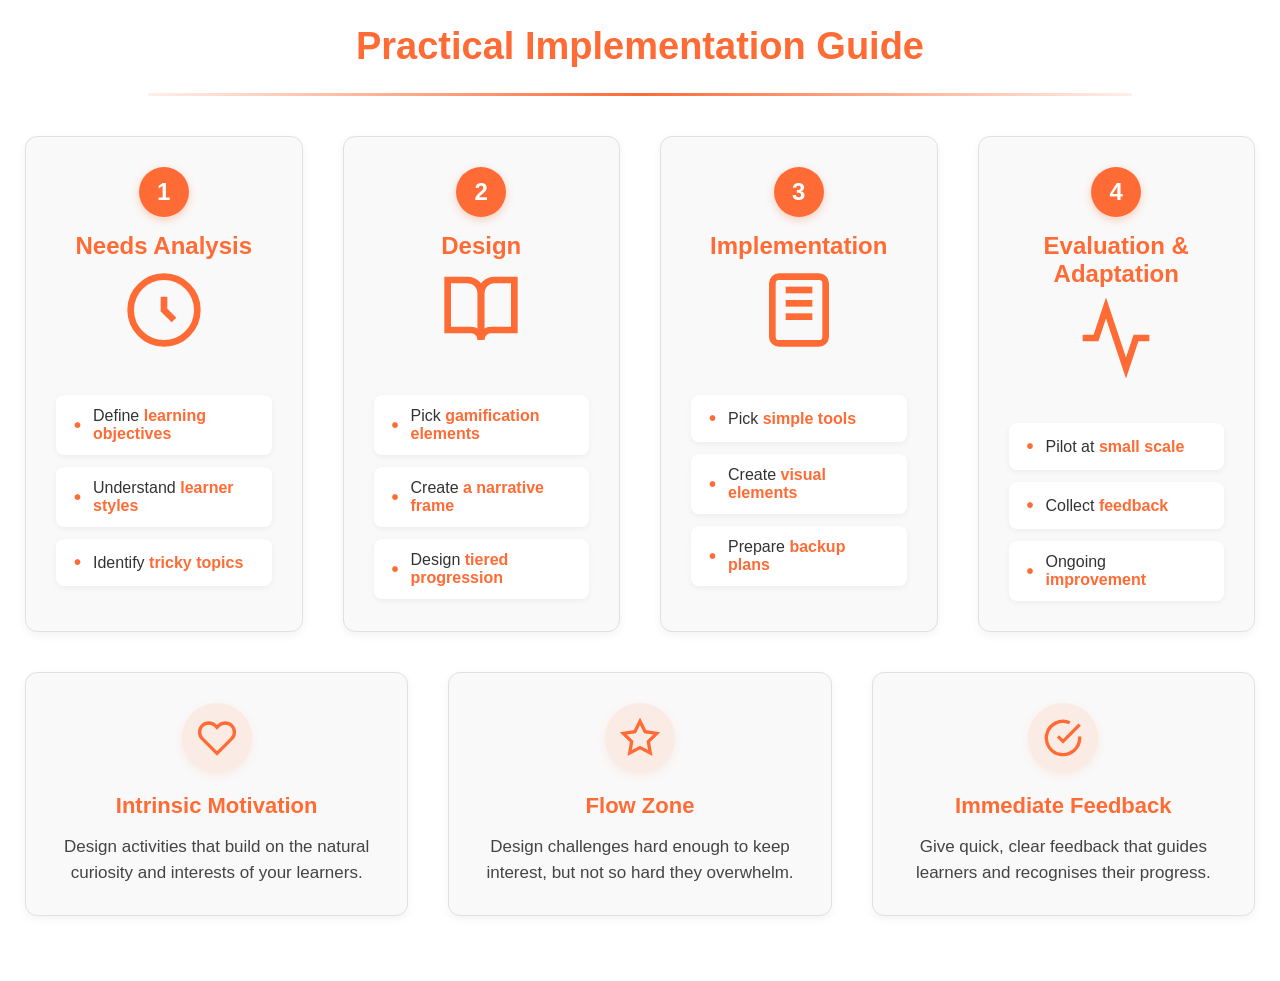
<file: slide10.html>
<!DOCTYPE html>
<html lang="en">
<head>
    <meta charset="UTF-8">
    <meta name="viewport" content="width=device-width, initial-scale=1.0">
    <title>Practical Implementation Guide</title>
    <style>
        body {
            font-family: 'Segoe UI', Arial, sans-serif;
            margin: 0;
            padding: 25px;
            background-color: white;
            color: #333;
        }
        .container {
            max-width: 1800px;
            margin: 0 auto;
        }
        h1 {
            color: #FF6B35;
            font-size: 38px;
            margin-top: 0;
            margin-bottom: 25px;
            text-align: center;
            font-weight: bold;
        }
        
        /* Decorative line */
        .decorative-line {
            height: 3px;
            background: linear-gradient(90deg, rgba(255,107,53,0.1) 0%, rgba(255,107,53,1) 50%, rgba(255,107,53,0.1) 100%);
            margin: 0 auto 40px auto;
            width: 80%;
            border-radius: 2px;
        }
        
        /* Implementation Phases Section */
        .phases-grid {
            display: flex;
            gap: 40px;
            margin-bottom: 40px;
            transition: opacity 0.5s ease, transform 0.5s ease, visibility 0.5s ease;
        }
        
        .phase-card {
            flex: 1;
            background-color: #f9f9f9;
            border-radius: 12px;
            padding: 30px;
            border: 1px solid #e0e0e0;
            transition: transform 0.3s ease, box-shadow 0.3s ease;
            box-shadow: 0 3px 10px rgba(0,0,0,0.05);
            display: flex;
            flex-direction: column;
            align-items: center;
        }
        
        .phase-card:hover {
            transform: translateY(-5px);
            box-shadow: 0 8px 20px rgba(0,0,0,0.1);
        }
        
        .phase-title {
            font-weight: bold;
            color: #FF6B35;
            font-size: 24px;
            margin-bottom: 10px;
            text-align: center;
            display: flex;
            flex-direction: column;
            align-items: center;
        }
        
        .phase-number {
            background-color: #FF6B35;
            color: white;
            width: 50px;
            height: 50px;
            border-radius: 50%;
            display: flex;
            align-items: center;
            justify-content: center;
            font-weight: bold;
            margin-bottom: 15px;
            font-size: 24px;
            box-shadow: 0 3px 8px rgba(255, 107, 53, 0.3);
        }
        
        .phase-icon {
            text-align: center;
            margin-bottom: 25px;
            height: 80px;
            display: flex;
            align-items: center;
            justify-content: center;
        }
        
        .phase-icon svg {
            height: 80px;
            width: auto;
        }
        
        .key-points {
            width: 100%;
            margin-top: 20px;
        }
        
        .key-point {
            background-color: white;
            padding: 12px 18px;
            border-radius: 8px;
            margin-bottom: 12px;
            box-shadow: 0 2px 6px rgba(0,0,0,0.05);
            font-size: 16px;
            display: flex;
            align-items: center;
        }
        
        .key-point:last-child {
            margin-bottom: 0;
        }
        
        .key-point-icon {
            color: #FF6B35;
            margin-right: 12px;
            font-size: 20px;
            font-weight: bold;
        }
        
        .key-point-text {
            flex: 1;
        }
        
        .highlight {
            font-weight: bold;
            color: #FF6B35;
        }
        
        /* Tips Grid Section from Slide 9 */
        .tips-grid {
            display: flex;
            gap: 40px;
            margin-bottom: 40px;
        }
        
        .tip-card {
            flex: 1;
            background-color: #f9f9f9;
            border-radius: 12px;
            padding: 30px;
            border: 1px solid #e0e0e0;
            transition: transform 0.3s ease, box-shadow 0.3s ease;
            box-shadow: 0 3px 10px rgba(0,0,0,0.05);
            display: flex;
            flex-direction: column;
            align-items: center;
            text-align: center;
        }
        
        .tip-card:hover {
            transform: translateY(-5px);
            box-shadow: 0 8px 20px rgba(0,0,0,0.1);
        }
        
        .tip-icon {
            width: 70px;
            height: 70px;
            background-color: rgba(255, 107, 53, 0.1);
            border-radius: 50%;
            display: flex;
            align-items: center;
            justify-content: center;
            margin-bottom: 20px;
            box-shadow: 0 3px 8px rgba(255, 107, 53, 0.1);
        }
        
        .tip-icon svg {
            width: 40px;
            height: 40px;
        }
        
        .tip-title {
            font-size: 22px;
            font-weight: bold;
            color: #FF6B35;
            margin-bottom: 15px;
        }
        
        .tip-content {
            font-size: 17px;
            line-height: 1.5;
            color: #444;
        }
        
        @media (max-width: 1200px) {
            .phases-grid, .tips-grid {
                flex-direction: column;
            }
        }
    </style>
</head>
<body>
    <div class="container">
        <h1>Practical Implementation Guide</h1>
        <div class="decorative-line"></div>
        
        <!-- Implementation Phases from Slide 8 -->
        <div class="phases-grid">
            <div class="phase-card">
                <div class="phase-title">
                    <div class="phase-number">1</div>
                    <div>Needs Analysis</div>
                </div>
                <div class="phase-icon">
                    <svg width="80" height="80" viewBox="0 0 24 24" fill="none" stroke="#FF6B35" stroke-width="2">
                        <circle cx="12" cy="12" r="10"></circle>
                        <path d="M12 8v4l3 3"></path>
                    </svg>
                </div>
                <div class="key-points">
                    <div class="key-point">
                        <span class="key-point-icon">•</span>
                        <span class="key-point-text">Define <span class="highlight">learning objectives</span></span>
                    </div>
                    <div class="key-point">
                        <span class="key-point-icon">•</span>
                        <span class="key-point-text">Understand <span class="highlight">learner styles</span></span>
                    </div>
                    <div class="key-point">
                        <span class="key-point-icon">•</span>
                        <span class="key-point-text">Identify <span class="highlight">tricky topics</span></span>
                    </div>
                </div>
            </div>
            
            <div class="phase-card">
                <div class="phase-title">
                    <div class="phase-number">2</div>
                    <div>Design</div>
                </div>
                <div class="phase-icon">
                    <svg width="80" height="80" viewBox="0 0 24 24" fill="none" stroke="#FF6B35" stroke-width="2">
                        <path d="M2 3h6a4 4 0 0 1 4 4v14a3 3 0 0 0-3-3H2z"></path>
                        <path d="M22 3h-6a4 4 0 0 0-4 4v14a3 3 0 0 1 3-3h7z"></path>
                    </svg>
                </div>
                <div class="key-points">
                    <div class="key-point">
                        <span class="key-point-icon">•</span>
                        <span class="key-point-text">Pick <span class="highlight">gamification elements</span></span>
                    </div>
                    <div class="key-point">
                        <span class="key-point-icon">•</span>
                        <span class="key-point-text">Create <span class="highlight">a narrative frame</span></span>
                    </div>
                    <div class="key-point">
                        <span class="key-point-icon">•</span>
                        <span class="key-point-text">Design <span class="highlight">tiered progression</span></span>
                    </div>
                </div>
            </div>
            
            <div class="phase-card">
                <div class="phase-title">
                    <div class="phase-number">3</div>
                    <div>Implementation</div>
                </div>
                <div class="phase-icon">
                    <svg width="80" height="80" viewBox="0 0 24 24" fill="none" stroke="#FF6B35" stroke-width="2">
                        <rect x="4" y="2" width="16" height="20" rx="2" ry="2"></rect>
                        <line x1="12" y1="18" x2="12" y2="18"></line>
                        <line x1="8" y1="6" x2="16" y2="6"></line>
                        <line x1="8" y1="10" x2="16" y2="10"></line>
                        <line x1="8" y1="14" x2="16" y2="14"></line>
                    </svg>
                </div>
                <div class="key-points">
                    <div class="key-point">
                        <span class="key-point-icon">•</span>
                        <span class="key-point-text">Pick <span class="highlight">simple tools</span></span>
                    </div>
                    <div class="key-point">
                        <span class="key-point-icon">•</span>
                        <span class="key-point-text">Create <span class="highlight">visual elements</span></span>
                    </div>
                    <div class="key-point">
                        <span class="key-point-icon">•</span>
                        <span class="key-point-text">Prepare <span class="highlight">backup plans</span></span>
                    </div>
                </div>
            </div>
            
            <div class="phase-card">
                <div class="phase-title">
                    <div class="phase-number">4</div>
                    <div>Evaluation & Adaptation</div>
                </div>
                <div class="phase-icon">
                    <svg width="80" height="80" viewBox="0 0 24 24" fill="none" stroke="#FF6B35" stroke-width="2">
                        <polyline points="22 12 18 12 15 21 9 3 6 12 2 12"></polyline>
                    </svg>
                </div>
                <div class="key-points">
                    <div class="key-point">
                        <span class="key-point-icon">•</span>
                        <span class="key-point-text">Pilot at <span class="highlight">small scale</span></span>
                    </div>
                    <div class="key-point">
                        <span class="key-point-icon">•</span>
                        <span class="key-point-text">Collect <span class="highlight">feedback</span></span>
                    </div>
                    <div class="key-point">
                        <span class="key-point-icon">•</span>
                        <span class="key-point-text">Ongoing <span class="highlight">improvement</span></span>
                    </div>
                </div>
            </div>
        </div>
        
        <!-- Tips from Slide 9 -->
        <div class="tips-grid">
            <div class="tip-card">
                <div class="tip-icon">
                    <svg width="40" height="40" viewBox="0 0 24 24" fill="none" stroke="#FF6B35" stroke-width="2">
                        <path d="M20.84 4.61a5.5 5.5 0 0 0-7.78 0L12 5.67l-1.06-1.06a5.5 5.5 0 0 0-7.78 7.78l1.06 1.06L12 21.23l7.78-7.78 1.06-1.06a5.5 5.5 0 0 0 0-7.78z"></path>
                    </svg>
                </div>
                <div class="tip-title">Intrinsic Motivation</div>
                <div class="tip-content">
                    Design activities that build on the natural curiosity and interests of your learners.
                </div>
            </div>
            
            <div class="tip-card">
                <div class="tip-icon">
                    <svg width="40" height="40" viewBox="0 0 24 24" fill="none" stroke="#FF6B35" stroke-width="2">
                        <polygon points="12 2 15.09 8.26 22 9.27 17 14.14 18.18 21.02 12 17.77 5.82 21.02 7 14.14 2 9.27 8.91 8.26 12 2"></polygon>
                    </svg>
                </div>
                <div class="tip-title">Flow Zone</div>
                <div class="tip-content">
                    Design challenges hard enough to keep interest, but not so hard they overwhelm.
                </div>
            </div>
            
            <div class="tip-card">
                <div class="tip-icon">
                    <svg width="40" height="40" viewBox="0 0 24 24" fill="none" stroke="#FF6B35" stroke-width="2">
                        <path d="M22 11.08V12a10 10.0 0 1 1-5.93-9.14"></path>
                        <polyline points="22 4 12 14.01 9 11.01"></polyline>
                    </svg>
                </div>
                <div class="tip-title">Immediate Feedback</div>
                <div class="tip-content">
                    Give quick, clear feedback that guides learners and recognises their progress.
                </div>
            </div>
        </div>
    </div>
</body>
</html>
</file>
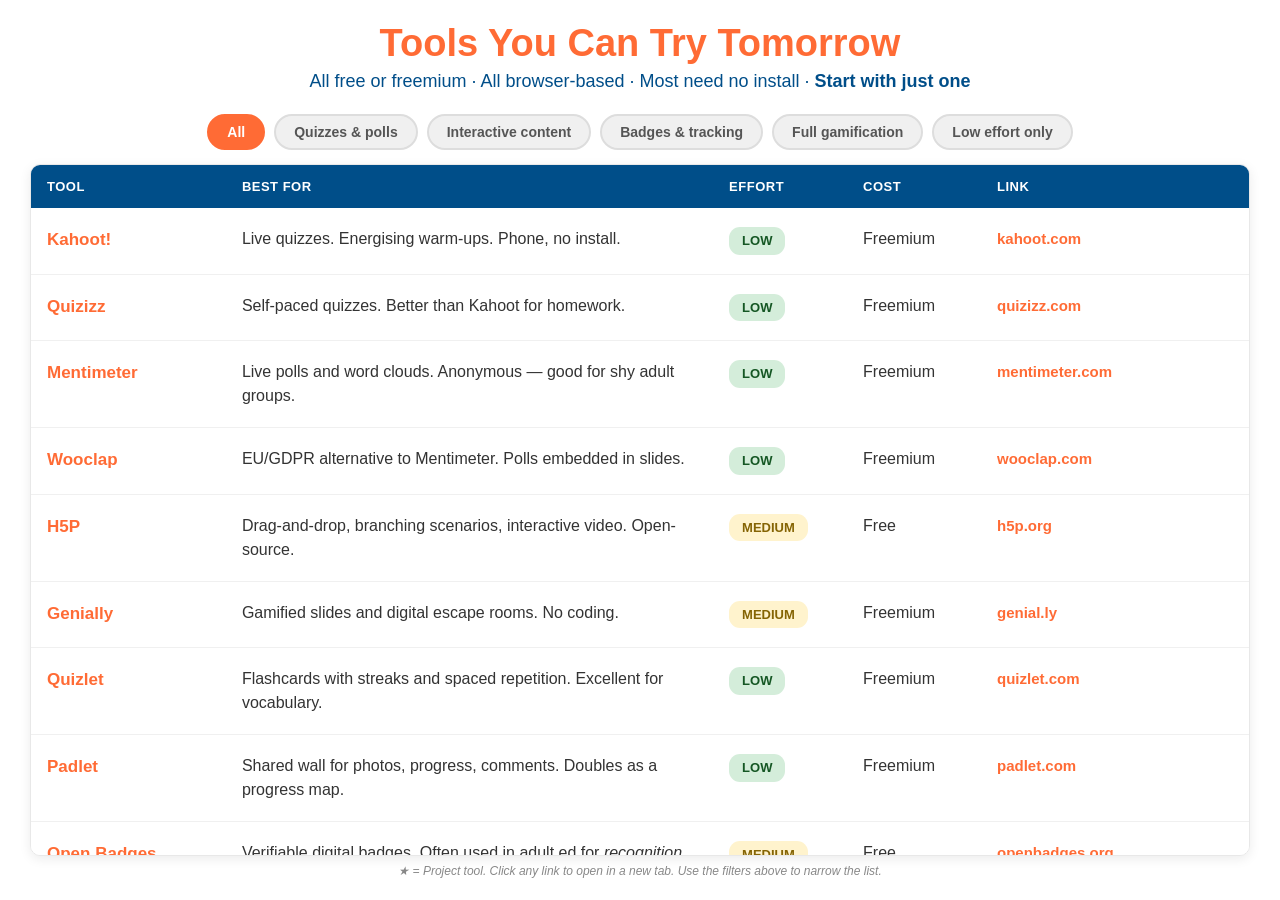
<file: slide11.html>
<!DOCTYPE html>
<html lang="en">
<head>
    <meta charset="UTF-8">
    <meta name="viewport" content="width=device-width, initial-scale=1.0">
    <title>Tools to Try</title>
    <style>
        body {
            font-family: 'Segoe UI', Arial, sans-serif;
            margin: 0;
            padding: 22px 30px;
            background-color: white;
            color: #333;
            height: 100vh;
            overflow: hidden;
            box-sizing: border-box;
        }
        *, *::before, *::after { box-sizing: border-box; }
        .container {
            max-width: 1700px;
            margin: 0 auto;
            height: 100%;
            display: flex;
            flex-direction: column;
        }
        h1 {
            color: #FF6B35;
            font-size: 38px;
            margin: 0 0 6px 0;
            text-align: center;
            font-weight: bold;
        }
        .subtitle {
            text-align: center;
            color: #004E89;
            font-size: 18px;
            margin-bottom: 22px;
            font-weight: 400;
        }
        .filter-bar {
            display: flex;
            justify-content: center;
            gap: 9px;
            margin-bottom: 14px;
            flex-wrap: wrap;
        }
        .filter-btn {
            background-color: #f0f0f0;
            border: 2px solid #ddd;
            padding: 8px 18px;
            border-radius: 20px;
            font-size: 14px;
            font-weight: 600;
            color: #555;
            cursor: pointer;
            transition: all 0.25s ease;
            font-family: inherit;
        }
        .filter-btn:hover { border-color: #FF6B35; color: #FF6B35; }
        .filter-btn.active { background-color: #FF6B35; border-color: #FF6B35; color: white; }
        .tools-table {
            flex: 1;
            overflow-y: auto;
            border-radius: 10px;
            box-shadow: 0 3px 12px rgba(0,0,0,0.08);
            background-color: white;
            border: 1px solid #e8e8e8;
            min-height: 0;
        }
        table { width: 100%; border-collapse: collapse; font-size: 16px; }
        thead {
            background-color: #004E89;
            color: white;
            position: sticky;
            top: 0;
            z-index: 2;
        }
        th {
            padding: 14px 16px;
            text-align: left;
            font-weight: 600;
            font-size: 13px;
            text-transform: uppercase;
            letter-spacing: 0.5px;
        }
        td {
            padding: 19px 16px;
            border-bottom: 1px solid #f0f0f0;
            vertical-align: top;
            line-height: 1.5;
        }
        tr.tool-row { transition: background-color 0.2s ease; }
        tr.tool-row:hover { background-color: #fff8f3; }
        tr.tool-row.hidden { display: none; }
        tr.featured { background-color: #fff4ec; }
        tr.featured td:first-child::before {
            content: "★ ";
            color: #FF6B35;
            font-weight: bold;
        }
        .tool-name { font-weight: 700; color: #FF6B35 !important; font-size: 17px; }
        .effort {
            display: inline-block;
            padding: 4px 13px;
            border-radius: 11px;
            font-size: 13px;
            font-weight: 600;
            text-transform: uppercase;
            white-space: nowrap;
        }
        .effort.low { background-color: #d4edda; color: #155724; }
        .effort.med { background-color: #fff3cd; color: #856404; }
        .effort.high { background-color: #f8d7da; color: #721c24; }
        .tool-link,
        .tool-link:link,
        .tool-link:visited,
        .tool-link:hover,
        .tool-link:active { color: #FF6B35 !important; text-decoration: none; font-weight: 600; font-size: 15px; }
        .tool-link:hover { text-decoration: underline; }
        .mvp-sublinks { margin-top: 6px; font-size: 12px; color: #666; line-height: 1.6; }
        .mvp-sublinks a,
        .mvp-sublinks a:link,
        .mvp-sublinks a:visited,
        .mvp-sublinks a:hover,
        .mvp-sublinks a:active { color: #1A659E !important; text-decoration: none; margin-right: 6px; }
        .mvp-sublinks a:hover { text-decoration: underline; }
        .footer-note { margin-top: 8px; text-align: center; font-size: 12px; color: #888; font-style: italic; }
    </style>
</head>
<body>
    <div class="container">
        <h1>Tools You Can Try Tomorrow</h1>
        <div class="subtitle">All free or freemium · All browser-based · Most need no install · <strong>Start with just one</strong></div>

        <div class="filter-bar">
            <button class="filter-btn active" data-filter="all">All</button>
            <button class="filter-btn" data-filter="quiz">Quizzes &amp; polls</button>
            <button class="filter-btn" data-filter="content">Interactive content</button>
            <button class="filter-btn" data-filter="badges">Badges &amp; tracking</button>
            <button class="filter-btn" data-filter="full">Full gamification</button>
            <button class="filter-btn" data-filter="low">Low effort only</button>
        </div>

        <div class="tools-table">
            <table>
                <thead>
                    <tr>
                        <th style="width: 16%;">Tool</th>
                        <th style="width: 40%;">Best for</th>
                        <th style="width: 11%;">Effort</th>
                        <th style="width: 11%;">Cost</th>
                        <th style="width: 22%;">Link</th>
                    </tr>
                </thead>
                <tbody>
                    <tr class="tool-row" data-cat="quiz low">
                        <td class="tool-name">Kahoot!</td>
                        <td>Live quizzes. Energising warm-ups. Phone, no install.</td>
                        <td><span class="effort low">Low</span></td>
                        <td>Freemium</td>
                        <td><a class="tool-link" href="https://kahoot.com" target="_blank">kahoot.com</a></td>
                    </tr>
                    <tr class="tool-row" data-cat="quiz low">
                        <td class="tool-name">Quizizz</td>
                        <td>Self-paced quizzes. Better than Kahoot for homework.</td>
                        <td><span class="effort low">Low</span></td>
                        <td>Freemium</td>
                        <td><a class="tool-link" href="https://quizizz.com" target="_blank">quizizz.com</a></td>
                    </tr>
                    <tr class="tool-row" data-cat="quiz low">
                        <td class="tool-name">Mentimeter</td>
                        <td>Live polls and word clouds. Anonymous — good for shy adult groups.</td>
                        <td><span class="effort low">Low</span></td>
                        <td>Freemium</td>
                        <td><a class="tool-link" href="https://mentimeter.com" target="_blank">mentimeter.com</a></td>
                    </tr>
                    <tr class="tool-row" data-cat="quiz low">
                        <td class="tool-name">Wooclap</td>
                        <td>EU/GDPR alternative to Mentimeter. Polls embedded in slides.</td>
                        <td><span class="effort low">Low</span></td>
                        <td>Freemium</td>
                        <td><a class="tool-link" href="https://wooclap.com" target="_blank">wooclap.com</a></td>
                    </tr>
                    <tr class="tool-row" data-cat="content">
                        <td class="tool-name">H5P</td>
                        <td>Drag-and-drop, branching scenarios, interactive video. Open-source.</td>
                        <td><span class="effort med">Medium</span></td>
                        <td>Free</td>
                        <td><a class="tool-link" href="https://h5p.org" target="_blank">h5p.org</a></td>
                    </tr>
                    <tr class="tool-row" data-cat="content">
                        <td class="tool-name">Genially</td>
                        <td>Gamified slides and digital escape rooms. No coding.</td>
                        <td><span class="effort med">Medium</span></td>
                        <td>Freemium</td>
                        <td><a class="tool-link" href="https://genial.ly" target="_blank">genial.ly</a></td>
                    </tr>
                    <tr class="tool-row" data-cat="content low">
                        <td class="tool-name">Quizlet</td>
                        <td>Flashcards with streaks and spaced repetition. Excellent for vocabulary.</td>
                        <td><span class="effort low">Low</span></td>
                        <td>Freemium</td>
                        <td><a class="tool-link" href="https://quizlet.com" target="_blank">quizlet.com</a></td>
                    </tr>
                    <tr class="tool-row" data-cat="badges low">
                        <td class="tool-name">Padlet</td>
                        <td>Shared wall for photos, progress, comments. Doubles as a progress map.</td>
                        <td><span class="effort low">Low</span></td>
                        <td>Freemium</td>
                        <td><a class="tool-link" href="https://padlet.com" target="_blank">padlet.com</a></td>
                    </tr>
                    <tr class="tool-row" data-cat="badges">
                        <td class="tool-name">Open Badges</td>
                        <td>Verifiable digital badges. Often used in adult ed for <em>recognition of learning</em> rather than gamification — the two are complementary.</td>
                        <td><span class="effort med">Medium</span></td>
                        <td>Free</td>
                        <td><a class="tool-link" href="https://openbadges.org" target="_blank">openbadges.org</a></td>
                    </tr>
                    <tr class="tool-row" data-cat="badges">
                        <td class="tool-name">Badgr / Canvas Credentials</td>
                        <td>Easiest way for a teacher to actually issue Open Badges.</td>
                        <td><span class="effort med">Medium</span></td>
                        <td>Freemium</td>
                        <td><a class="tool-link" href="https://badgr.com" target="_blank">badgr.com</a></td>
                    </tr>
                    <tr class="tool-row" data-cat="full">
                        <td class="tool-name">Classcraft</td>
                        <td>Full RPG layer: characters, XP, team quests. High commitment, high payoff.</td>
                        <td><span class="effort high">High</span></td>
                        <td>Freemium</td>
                        <td><a class="tool-link" href="https://classcraft.com" target="_blank">classcraft.com</a></td>
                    </tr>
                    <tr class="tool-row featured" data-cat="full content">
                        <td class="tool-name">Most Value Play (MVP)</td>
                        <td>
                            EU-funded gamified learning paths. No coding background needed.
                            <div class="mvp-sublinks">
                                <a href="https://www.mostvalueplay.eu/?page_id=71" target="_blank">Sign up</a>·
                                <a href="https://www.mostvalueplay.eu/?page_id=6966" target="_blank">Navigation guide</a>·
                                <a href="https://www.mostvalueplay.eu/?page_id=6974" target="_blank">Create a game</a>·
                                <a href="https://www.mostvalueplay.eu/?page_id=7006" target="_blank">Game map example</a>·
                                <a href="https://www.mostvalueplay.eu/?page_id=6995" target="_blank">Free e-learning course</a>
                            </div>
                        </td>
                        <td><span class="effort med">Medium</span></td>
                        <td>Free</td>
                        <td><a class="tool-link" href="https://www.mostvalueplay.eu" target="_blank">mostvalueplay.eu</a></td>
                    </tr>
                </tbody>
            </table>
        </div>

        <div class="footer-note">★ = Project tool. Click any link to open in a new tab. Use the filters above to narrow the list.</div>
    </div>

    <script>
        const buttons = document.querySelectorAll('.filter-btn');
        const rows = document.querySelectorAll('.tool-row');

        buttons.forEach(btn => {
            btn.addEventListener('click', () => {
                buttons.forEach(b => b.classList.remove('active'));
                btn.classList.add('active');
                const filter = btn.getAttribute('data-filter');
                rows.forEach(row => {
                    const cats = (row.getAttribute('data-cat') || '').split(' ');
                    if (filter === 'all' || cats.includes(filter)) {
                        row.classList.remove('hidden');
                    } else {
                        row.classList.add('hidden');
                    }
                });
            });
        });

        window.addEventListener('message', function(event) {
            if (event.data === 'slideActive') {
                buttons.forEach(b => b.classList.remove('active'));
                document.querySelector('.filter-btn[data-filter="all"]').classList.add('active');
                rows.forEach(r => r.classList.remove('hidden'));
            }
        });
    </script>
</body>
</html>
</file>
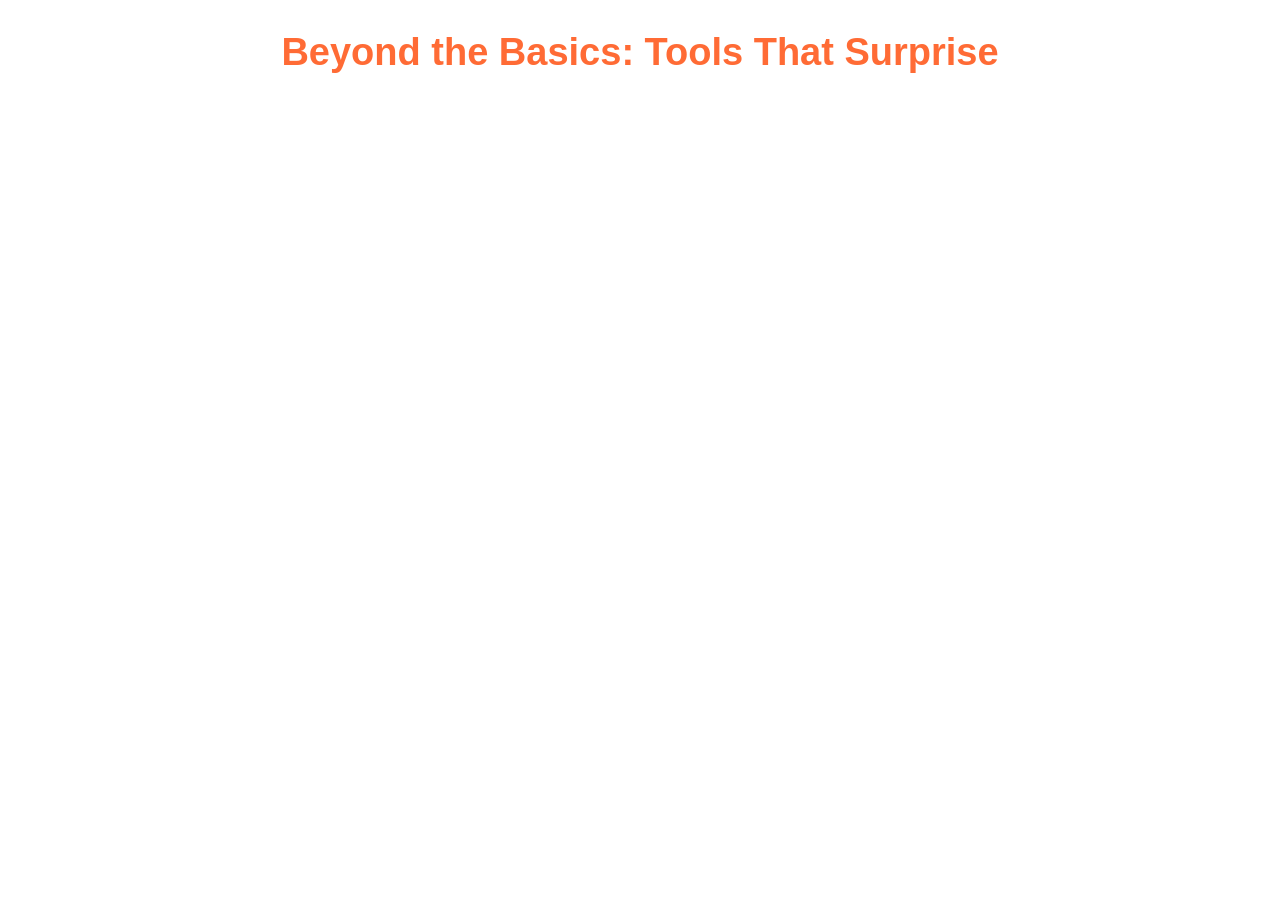
<file: slide12.html>
<!DOCTYPE html>
<html lang="en">
<head>
    <meta charset="UTF-8">
    <meta name="viewport" content="width=device-width, initial-scale=1.0">
    <title>Beyond the Basics</title>
    <style>
        * { box-sizing: border-box; margin: 0; padding: 0; }
        body {
            font-family: 'Segoe UI', Arial, sans-serif;
            padding: 32px 56px 28px 56px;
            background-color: white;
            color: #333;
        }
        .container {
            max-width: 1700px;
            margin: 0 auto;
        }
        h1 {
            color: #FF6B35;
            font-size: 38px;
            margin: 0 0 25px 0;
            text-align: center;
            font-weight: bold;
            line-height: 1.1;
        }
        .subtitle {
            text-align: center;
            color: #004E89;
            font-size: 18px;
            margin-bottom: 22px;
            font-weight: 400;
            font-style: italic;
        }

        .intro-strip {
            background: linear-gradient(135deg, #FF6B35 0%, #F7931E 100%);
            color: white;
            padding: 20px 34px;
            border-radius: 11px;
            margin-bottom: 26px;
            font-size: 19px;
            line-height: 1.5;
            box-shadow: 0 4px 14px rgba(255, 107, 53, 0.25);
            text-align: center;
            opacity: 0;
            transform: translateY(12px);
            transition: opacity 0.5s ease, transform 0.5s ease;
        }
        .intro-strip.visible { opacity: 1; transform: translateY(0); }

        /* Cards hug content */
        .grid {
            display: grid;
            grid-template-columns: repeat(3, 1fr);
            grid-auto-rows: 1fr;
            gap: 22px;
        }
        .tool-card {
            background-color: #f9f9f9;
            border-radius: 10px;
            padding: 24px 28px 22px 28px;
            box-shadow: 0 3px 10px rgba(0,0,0,0.06);
            border: 1px solid #e0e0e0;
            border-top: 4px solid #FF6B35;
            opacity: 0;
            transform: translateY(15px);
            transition: opacity 0.5s ease, transform 0.5s ease;
            display: flex;
            flex-direction: column;
        }
        .tool-card.visible { opacity: 1; transform: translateY(0); }
        .tool-card:nth-child(2) { border-top-color: #F7931E; }
        .tool-card:nth-child(3) { border-top-color: #FF8C42; }
        .tool-card:nth-child(4) { border-top-color: #FF6B35; }
        .tool-card:nth-child(5) { border-top-color: #F7931E; }
        .tool-card:nth-child(6) { border-top-color: #FF8C42; }
        .tool-head {
            display: flex;
            align-items: center;
            gap: 12px;
            margin-bottom: 5px;
        }
        .tool-icon {
            font-size: 36px;
            line-height: 1;
            flex-shrink: 0;
        }
        .tool-name {
            font-size: 22px;
            font-weight: 700;
            color: #004E89;
            line-height: 1.18;
        }
        .tool-tag {
            font-size: 14px;
            color: #FF6B35;
            font-weight: 700;
            text-transform: uppercase;
            letter-spacing: 0.7px;
            margin-bottom: 7px;
        }
        .tool-text {
            font-size: 18px;
            line-height: 1.5;
            color: #444;
            text-align: justify;
            margin-bottom: 12px;
            flex-grow: 1;
        }
        .tool-link {
            font-size: 14px;
            color: #888;
            font-style: italic;
            padding-top: 7px;
            border-top: 1px dashed #e0e0e0;
        }

        /* Decorative strip at bottom */
        .decorative-section {
            width: 100%;
            max-width: 1400px;
            margin: 22px auto 0 auto;
            display: none;
            justify-content: space-around;
            align-items: center;
            position: relative;
            height: 70px;
            opacity: 0;
            transition: opacity 0.6s ease;
        }
        .decorative-section.visible { opacity: 1; }
        .gp { width: 56px; height: 56px; }
        .gp svg { width: 100%; height: 100%; }
    </style>
</head>
<body>
    <div class="container">
        <h1>Beyond the Basics: Tools That Surprise</h1>

        <div class="intro-strip" id="intro">
            Once points and badges feel comfortable, here is where it gets interesting.
        </div>

        <div class="grid">
            <div class="tool-card" id="t1">
                <div class="tool-head">
                    <div class="tool-icon">📍</div>
                    <div class="tool-name">Actionbound</div>
                </div>
                <div class="tool-tag">Location-based quests</div>
                <div class="tool-text">Smartphone scavenger hunts with QR codes and GPS.<br>Local-history walks, botany trails, mindfulness routes, photo hunts.<br>Each stop unlocks the next.</div>
                <div class="tool-link">actionbound.com · freemium</div>
            </div>

            <div class="tool-card" id="t2">
                <div class="tool-head">
                    <div class="tool-icon">📖</div>
                    <div class="tool-name">Twine</div>
                </div>
                <div class="tool-tag">Branching narratives</div>
                <div class="tool-text">Free "choose your own adventure" stories — no coding.<br>Ethics dilemmas, historical decisions, conversation practice.</div>
                <div class="tool-link">twinery.org · free &amp; open-source</div>
            </div>

            <div class="tool-card" id="t3">
                <div class="tool-head">
                    <div class="tool-icon">🤖</div>
                    <div class="tool-name">ChatGPT as a conversation partner</div>
                </div>
                <div class="tool-tag">Plain-language role-play, no setup</div>
                <div class="tool-text">Open ChatGPT and ask it to play a role: a Finnish neighbour for language practice, a 1920s shopkeeper for history, a nutritionist for cooking.<br>Patient, 24/7, never judges.</div>
                <div class="tool-link">chatgpt.com · freemium</div>
            </div>

            <div class="tool-card" id="t4">
                <div class="tool-head">
                    <div class="tool-icon">🔓</div>
                    <div class="tool-name">Digital Escape Rooms</div>
                </div>
                <div class="tool-tag">Collaborative puzzles</div>
                <div class="tool-text">Locked puzzles in Genially or Google Forms.<br>Literature revision, music theory, first-aid refresher, sustainability quiz.<br>Templates for most subjects.</div>
                <div class="tool-link">genial.ly · breakoutedu.com · low cost</div>
            </div>

            <div class="tool-card" id="t5">
                <div class="tool-head">
                    <div class="tool-icon">🏃</div>
                    <div class="tool-name">GooseChase</div>
                </div>
                <div class="tool-tag">Photo / video challenges</div>
                <div class="tool-text">Week-long photo and video missions.<br>Cook a dish, photograph three textures, sing a phrase, find an unnamed plant.<br>Learning leaves the classroom.</div>
                <div class="tool-link">goosechase.com · freemium</div>
            </div>

            <div class="tool-card" id="t6">
                <div class="tool-head">
                    <div class="tool-icon">🌍</div>
                    <div class="tool-name">Minecraft Education</div>
                </div>
                <div class="tool-tag">Sandbox world-building</div>
                <div class="tool-text">Yes — for adults.<br>Medieval villages, community gardens, Finnish farmhouses, accessible public spaces.<br>Surprisingly addictive across generations.</div>
                <div class="tool-link">education.minecraft.net · paid</div>
            </div>
        </div>

        <div class="decorative-section" id="decoration">
            <div class="gp"><svg viewBox="0 0 100 100"><rect x="10" y="10" width="80" height="80" rx="15" fill="rgba(255,107,53,0.2)" stroke="#FF6B35" stroke-width="2"/><circle cx="25" cy="25" r="6" fill="#FF6B35"/><circle cx="75" cy="25" r="6" fill="#FF6B35"/><circle cx="25" cy="75" r="6" fill="#FF6B35"/><circle cx="75" cy="75" r="6" fill="#FF6B35"/><circle cx="50" cy="50" r="6" fill="#FF6B35"/></svg></div>
            <div class="gp"><svg viewBox="0 0 100 100"><circle cx="50" cy="50" r="35" fill="rgba(255,107,53,0.2)" stroke="#FF6B35" stroke-width="2"/><path d="M50 25 L57 40 L75 42 L62 53 L65 70 L50 62 L35 70 L38 53 L25 42 L43 40 Z" fill="#FF6B35"/></svg></div>
            <div class="gp"><svg viewBox="0 0 100 100"><path d="M30 20 L70 20 L70 30 C70 45 65 55 50 60 C35 55 30 45 30 30 Z" fill="rgba(255,107,53,0.2)" stroke="#FF6B35" stroke-width="2"/><rect x="30" y="15" width="40" height="5" fill="rgba(255,107,53,0.4)" stroke="#FF6B35" stroke-width="1.5"/><rect x="45" y="60" width="10" height="25" fill="rgba(255,107,53,0.4)" stroke="#FF6B35" stroke-width="1.5"/><rect x="35" y="85" width="30" height="5" fill="rgba(255,107,53,0.4)" stroke="#FF6B35" stroke-width="1.5"/></svg></div>
            <div class="gp"><svg viewBox="0 0 100 100"><circle cx="50" cy="50" r="35" fill="rgba(255,107,53,0.2)" stroke="#FF6B35" stroke-width="2"/><text x="50" y="60" text-anchor="middle" font-family="Arial" font-weight="bold" font-size="30" fill="#FF6B35">+50</text></svg></div>
            <div class="gp"><svg viewBox="0 0 100 100"><rect x="20" y="80" width="60" height="10" rx="3" fill="rgba(255,107,53,0.2)" stroke="#FF6B35" stroke-width="1.5"/><rect x="30" y="65" width="40" height="15" rx="3" fill="rgba(255,107,53,0.3)" stroke="#FF6B35" stroke-width="1.5"/><rect x="35" y="50" width="30" height="15" rx="3" fill="rgba(255,107,53,0.4)" stroke="#FF6B35" stroke-width="1.5"/><rect x="40" y="35" width="20" height="15" rx="3" fill="rgba(255,107,53,0.6)" stroke="#FF6B35" stroke-width="1.5"/><rect x="45" y="20" width="10" height="15" rx="3" fill="rgba(255,107,53,0.8)" stroke="#FF6B35" stroke-width="1.5"/></svg></div>
        </div>
    </div>

    <script>
        const ids = ['intro', 't1', 't2', 't3', 't4', 't5', 't6', 'decoration'];
        function reveal() {
            ids.forEach((id, i) => {
                setTimeout(() => {
                    const el = document.getElementById(id);
                    if (el) el.classList.add('visible');
                }, i * 150);
            });
        }
        function reset() {
            ids.forEach(id => {
                const el = document.getElementById(id);
                if (el) el.classList.remove('visible');
            });
        }
        window.addEventListener('message', function(event) {
            if (event.data === 'slideActive') { reset(); setTimeout(reveal, 100); }
            if (event.data === 'showAll') {
                ids.forEach(id => {
                    const el = document.getElementById(id);
                    if (el) el.classList.add('visible');
                });
            }
        });
    </script>
</body>
</html>
</file>
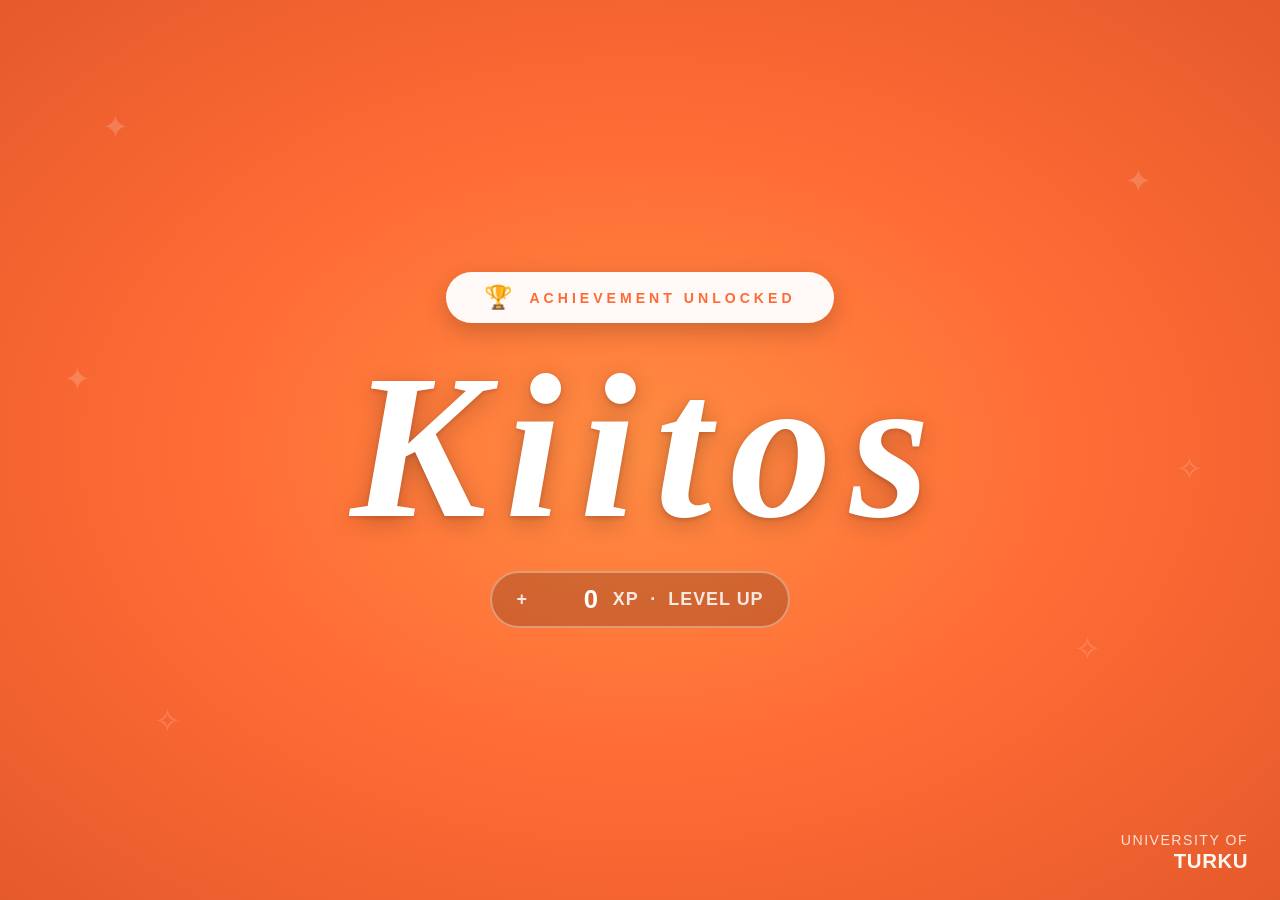
<file: slide13.html>
<!DOCTYPE html>
<html lang="en">
<head>
    <meta charset="UTF-8">
    <meta name="viewport" content="width=device-width, initial-scale=1.0">
    <title>Kiitos — Achievement Unlocked</title>
    <style>
        * { box-sizing: border-box; margin: 0; padding: 0; }

        body {
            font-family: 'Segoe UI', Arial, sans-serif;
            background: radial-gradient(ellipse at center, #FF8C42 0%, #FF6B35 50%, #E55A2B 100%);
            color: white;
            height: 100vh;
            overflow: hidden;
            display: flex;
            flex-direction: column;
            align-items: center;
            justify-content: center;
            position: relative;
        }

        /* Floating background sparkles */
        .bg-sparkle {
            position: absolute;
            color: rgba(255, 255, 255, 0.18);
            font-size: clamp(20px, 2.5vw, 32px);
            pointer-events: none;
            animation: drift 8s ease-in-out infinite;
        }
        .bg-sparkle:nth-child(1) { top: 12%; left: 8%; animation-delay: 0s; }
        .bg-sparkle:nth-child(2) { top: 78%; left: 12%; animation-delay: 1.5s; }
        .bg-sparkle:nth-child(3) { top: 18%; right: 10%; animation-delay: 3s; }
        .bg-sparkle:nth-child(4) { top: 70%; right: 14%; animation-delay: 4.5s; }
        .bg-sparkle:nth-child(5) { top: 40%; left: 5%; animation-delay: 2s; }
        .bg-sparkle:nth-child(6) { top: 50%; right: 6%; animation-delay: 5s; }
        @keyframes drift {
            0%, 100% { transform: translateY(0) rotate(0deg); opacity: 0.18; }
            50% { transform: translateY(-20px) rotate(180deg); opacity: 0.35; }
        }

        /* Achievement-unlocked banner */
        .achievement-banner {
            background: rgba(255, 255, 255, 0.96);
            color: #FF6B35;
            padding: 12px 38px;
            border-radius: 50px;
            font-size: clamp(0.75rem, 1.1vw, 1rem);
            font-weight: 800;
            letter-spacing: clamp(2px, 0.4vw, 4px);
            text-transform: uppercase;
            box-shadow: 0 8px 25px rgba(0, 0, 0, 0.2);
            margin-bottom: clamp(20px, 3.5vh, 36px);
            opacity: 0;
            transform: translateY(-20px) scale(0.9);
            animation: bannerPop 0.8s cubic-bezier(0.34, 1.56, 0.64, 1) 0.3s forwards;
            display: flex;
            align-items: center;
            gap: 12px;
        }
        .achievement-banner::before {
            content: '🏆';
            font-size: clamp(1.2rem, 1.8vw, 1.6rem);
        }
        @keyframes bannerPop {
            to { opacity: 1; transform: translateY(0) scale(1); }
        }

        /* The KIITOS letters container */
        .kiitos-wrap {
            display: flex;
            gap: clamp(8px, 1.5vw, 18px);
            align-items: baseline;
            position: relative;
        }

        .letter {
            font-family: 'Didot', 'Bodoni MT', 'Bodoni 72', Georgia, 'Times New Roman', serif;
            font-style: italic;
            font-weight: 900;
            font-size: clamp(5rem, 16vw, 17rem);
            color: white;
            line-height: 0.9;
            text-shadow:
                0 6px 25px rgba(0, 0, 0, 0.22),
                0 2px 4px rgba(0, 0, 0, 0.15);
            display: inline-block;
            opacity: 0;
            transform: translateY(80px) rotate(-8deg) scale(0.5);
            animation: letterDrop 0.7s cubic-bezier(0.34, 1.56, 0.64, 1) forwards;
        }
        .letter:nth-child(1) { animation-delay: 1.0s; }
        .letter:nth-child(2) { animation-delay: 1.18s; }
        .letter:nth-child(3) { animation-delay: 1.36s; }
        .letter:nth-child(4) { animation-delay: 1.54s; }
        .letter:nth-child(5) { animation-delay: 1.72s; }
        .letter:nth-child(6) { animation-delay: 1.90s; }
        @keyframes letterDrop {
            0% { opacity: 0; transform: translateY(80px) rotate(-8deg) scale(0.5); }
            60% { opacity: 1; transform: translateY(-15px) rotate(2deg) scale(1.1); }
            100% { opacity: 1; transform: translateY(0) rotate(0deg) scale(1); }
        }

        /* Pulse on each letter after they all land */
        .letter.pulse {
            animation: letterPulse 0.5s ease 0.1s;
        }
        @keyframes letterPulse {
            0%, 100% { transform: scale(1); }
            50% { transform: scale(1.04); }
        }

        /* XP counter */
        .xp-bar {
            margin-top: clamp(20px, 3.5vh, 36px);
            display: flex;
            align-items: center;
            gap: 14px;
            background: rgba(0, 0, 0, 0.18);
            padding: 12px 24px;
            border-radius: 50px;
            border: 2px solid rgba(255, 255, 255, 0.35);
            opacity: 0;
            transform: translateY(20px);
            animation: xpFadeIn 0.8s ease 2.4s forwards;
            font-weight: 700;
            font-size: clamp(0.95rem, 1.4vw, 1.25rem);
            letter-spacing: 1px;
        }
        @keyframes xpFadeIn { to { opacity: 1; transform: translateY(0); } }

        .xp-label { color: rgba(255, 255, 255, 0.85); }
        .xp-value {
            color: white;
            font-size: clamp(1.3rem, 2vw, 1.8rem);
            font-weight: 900;
            min-width: 4ch;
            text-align: right;
            font-variant-numeric: tabular-nums;
        }

        /* Burst sparkles around the letters when they land */
        .burst {
            position: absolute;
            font-size: clamp(20px, 2.5vw, 36px);
            color: white;
            pointer-events: none;
            opacity: 0;
            animation: burstOut 1.2s ease 2.0s forwards;
        }
        .burst:nth-child(1) { top: 20%; left: 10%; }
        .burst:nth-child(2) { top: 15%; right: 12%; animation-delay: 2.1s; }
        .burst:nth-child(3) { bottom: 15%; left: 18%; animation-delay: 2.2s; }
        .burst:nth-child(4) { bottom: 20%; right: 15%; animation-delay: 2.3s; }
        .burst:nth-child(5) { top: 50%; left: -8%; animation-delay: 2.15s; }
        .burst:nth-child(6) { top: 50%; right: -8%; animation-delay: 2.25s; }
        @keyframes burstOut {
            0% { opacity: 0; transform: scale(0.3) rotate(0deg); }
            40% { opacity: 1; transform: scale(1.3) rotate(180deg); }
            100% { opacity: 0; transform: scale(0.6) rotate(360deg) translateY(-30px); }
        }

        .utu-text-mark {
            position: absolute;
            bottom: clamp(20px, 3vh, 32px);
            right: clamp(20px, 3vw, 32px);
            text-align: right;
            color: rgba(255, 255, 255, 0.95);
            font-family: 'Segoe UI', Arial, sans-serif;
            opacity: 0;
            animation: fadeIn 1s ease 3.0s forwards;
            z-index: 5;
            line-height: 1.1;
        }
        .utu-text-mark .utu-line1 {
            display: block;
            font-size: clamp(0.75rem, 1.1vw, 0.95rem);
            font-weight: 300;
            letter-spacing: 1.5px;
            text-transform: uppercase;
            opacity: 0.85;
        }
        .utu-text-mark .utu-line2 {
            display: block;
            font-size: clamp(1.05rem, 1.6vw, 1.4rem);
            font-weight: 700;
            letter-spacing: 0.5px;
            margin-top: 2px;
        }
        @keyframes fadeIn { to { opacity: 1; } }
    </style>
</head>
<body>
    <!-- Background sparkles -->
    <div class="bg-sparkle">✦</div>
    <div class="bg-sparkle">✧</div>
    <div class="bg-sparkle">✦</div>
    <div class="bg-sparkle">✧</div>
    <div class="bg-sparkle">✦</div>
    <div class="bg-sparkle">✧</div>

    <div class="achievement-banner">Achievement Unlocked</div>

    <div class="kiitos-wrap">
        <span class="burst">✨</span>
        <span class="burst">⭐</span>
        <span class="burst">✨</span>
        <span class="burst">⭐</span>
        <span class="burst">✨</span>
        <span class="burst">⭐</span>
        <span class="letter">K</span>
        <span class="letter">i</span>
        <span class="letter">i</span>
        <span class="letter">t</span>
        <span class="letter">o</span>
        <span class="letter">s</span>
    </div>

    <div class="xp-bar">
        <span class="xp-label">+</span>
        <span class="xp-value" id="xp">0</span>
        <span class="xp-label">XP &nbsp;·&nbsp; LEVEL UP</span>
    </div>

    <div class="utu-text-mark">
        <span class="utu-line1">University of</span>
        <span class="utu-line2">TURKU</span>
    </div>

    <script>
        // XP counter that rolls up to 500 after letters land
        function rollXP() {
            const el = document.getElementById('xp');
            if (!el) return;
            const target = 500;
            const duration = 1400;
            const start = performance.now();
            function tick(now) {
                const t = Math.min(1, (now - start) / duration);
                // Ease-out cubic
                const eased = 1 - Math.pow(1 - t, 3);
                el.textContent = Math.floor(target * eased);
                if (t < 1) requestAnimationFrame(tick);
                else el.textContent = target;
            }
            requestAnimationFrame(tick);
        }

        function startAnimation() {
            // Restart all CSS animations by reloading the relevant elements
            document.querySelectorAll('.letter, .achievement-banner, .xp-bar, .burst, .utu-text-mark').forEach(el => {
                el.style.animation = 'none';
                el.offsetHeight; // reflow
                el.style.animation = '';
            });
            // XP starts after the letters have landed (~2.5s)
            setTimeout(rollXP, 2500);
        }

        document.addEventListener('DOMContentLoaded', () => {
            setTimeout(rollXP, 2500);
        });

        window.addEventListener('message', function(event) {
            if (event.data === 'slideActive') {
                startAnimation();
            }
        });
    </script>
</body>
</html>
</file>
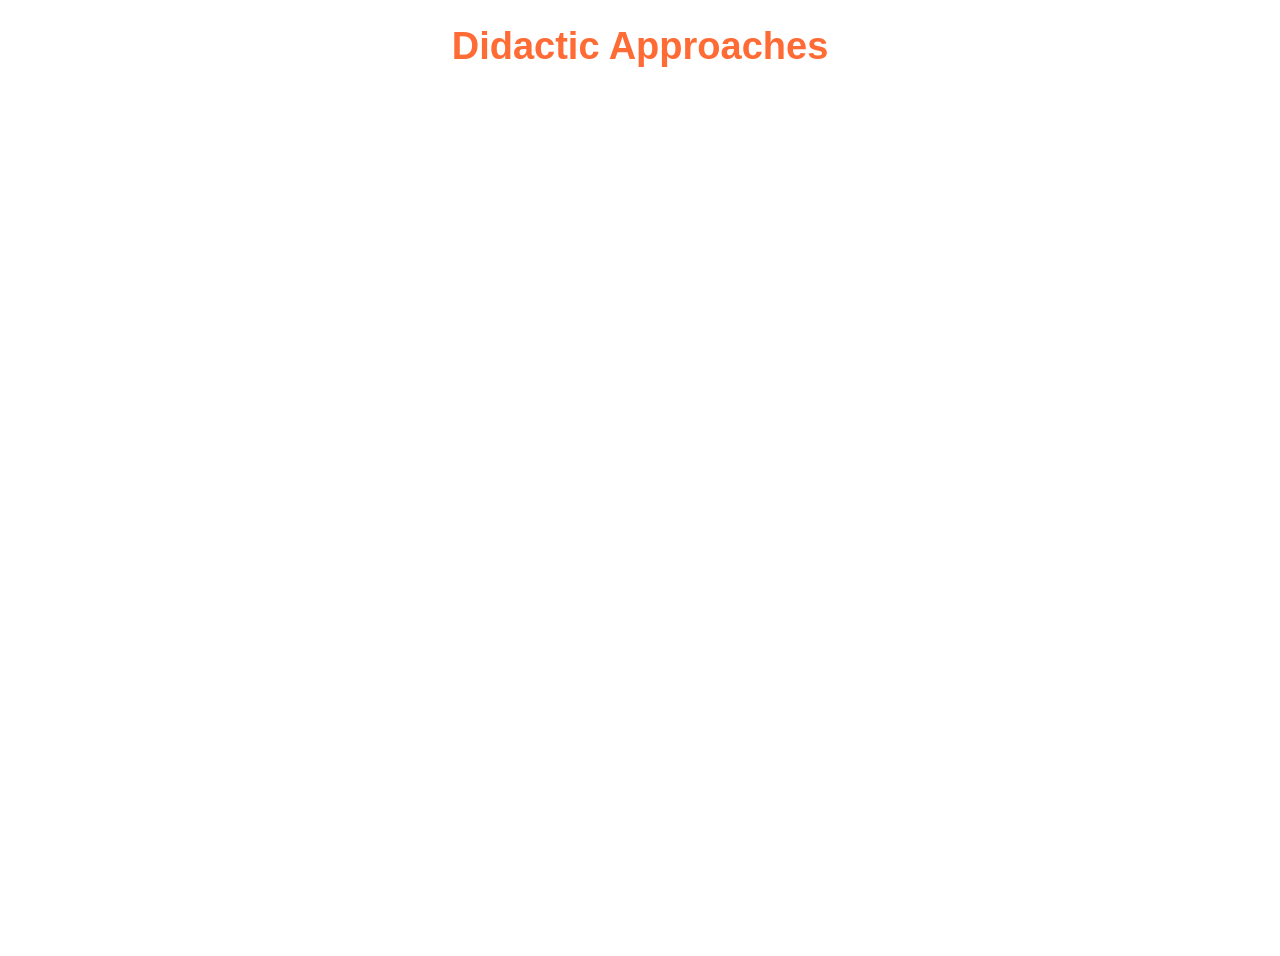
<file: slide2.html>
<!DOCTYPE html>
<html lang="en">
<head>
    <meta charset="UTF-8">
    <meta name="viewport" content="width=device-width, initial-scale=1.0">
    <title>Didactic Approaches</title>
    <style>
        body {
            font-family: 'Segoe UI', Arial, sans-serif;
            margin: 0;
            padding: 25px;
            background-color: white;
            color: #333;
            height: 100vh;
            overflow: hidden;
        }
        .container {
            max-width: 1600px;
            margin: 0 auto;
            padding: 0 15px;
            height: 100%;
            display: flex;
            flex-direction: column;
        }
        h1 {
            color: #FF6B35;
            font-size: 38px;
            margin-top: 0;
            margin-bottom: 25px;
            text-align: center;
        }
        h2 {
            color: #FF6B35;
            font-size: 28px;
            margin-top: 30px;
            margin-bottom: 25px;
            text-align: center;
        }

        /* Decorative game elements for bottom of slide (matches slide 4 style) */
        .decorative-section {
            width: 100%;
            max-width: 1400px;
            margin: 16px auto 0 auto;
            display: flex;
            justify-content: center;
            position: relative;
            height: 100px;
            opacity: 1;
            visibility: hidden;
        }
        .decorative-section.visible { visibility: visible; }
        .game-piece {
            position: absolute;
            opacity: 0;
            transform: translateY(20px);
            transition: transform 0.5s ease, opacity 0.5s ease;
        }
        .decorative-section.visible .game-piece {
            opacity: 1;
            transform: translateY(0);
        }
        .game-piece svg { width: 100%; height: 100%; }
        .gp-dice    { left: 10%; top: 15px; width: 60px; height: 60px; transition-delay: 0.1s; animation: gpBounce 0.6s ease 0.1s; }
        .gp-trophy  { left: 25%; top: 20px; width: 65px; height: 65px; transition-delay: 0.2s; animation: gpBounce 0.6s ease 0.2s; }
        .gp-badge   { left: 42%; top: 18px; width: 60px; height: 60px; transition-delay: 0.3s; animation: gpBounce 0.6s ease 0.3s; }
        .gp-ctrl    { right: 35%; top: 15px; width: 75px; height: 60px; transition-delay: 0.4s; animation: gpBounce 0.6s ease 0.4s; }
        .gp-level   { right: 20%; top: 18px; width: 65px; height: 65px; transition-delay: 0.5s; animation: gpBounce 0.6s ease 0.5s; }
        .gp-points  { right: 5%;  top: 18px; width: 60px; height: 60px; transition-delay: 0.6s; animation: gpBounce 0.6s ease 0.6s; }
        .game-piece:hover { animation: gpWiggle 0.5s ease; }
        @keyframes gpBounce {
            0% { transform: translateY(50px); opacity: 0; }
            40% { transform: translateY(-15px); opacity: 1; }
            60% { transform: translateY(7px); opacity: 1; }
            75% { transform: translateY(-3px); opacity: 1; }
            100% { transform: translateY(0); opacity: 1; }
        }
        @keyframes gpWiggle {
            0% { transform: rotate(0deg); }
            25% { transform: rotate(5deg) scale(1.1); }
            50% { transform: rotate(-4deg) scale(1.1); }
            75% { transform: rotate(2deg) scale(1.1); }
            100% { transform: rotate(0deg) scale(1.1); }
        }
        .comparison-grid {
            display: flex;
            gap: 40px;
            margin-bottom: 40px;
            width: 100%;
            /* Added for progressive reveal */
            opacity: 0;
            visibility: hidden;
            transform: translateY(20px);
            transition: opacity 0.5s ease, transform 0.5s ease, visibility 0.5s ease;
        }
        /* Class to show the comparison grid */
        .comparison-grid.visible {
            opacity: 1;
            visibility: visible;
            transform: translateY(0);
        }
        .technique-card {
            flex: 1;
            background-color: #f9f9f9;
            border-radius: 10px;
            padding: 30px;
            border: 1px solid #e0e0e0;
            transition: transform 0.3s ease, box-shadow 0.3s ease;
            display: flex;
            flex-direction: column;
        }
        .technique-card:hover {
            transform: translateY(-5px);
            box-shadow: 0 5px 15px rgba(0,0,0,0.1);
        }
        .tech-title {
            font-weight: bold;
            color: #FF6B35;
            font-size: 28px;
            margin-bottom: 20px;
            text-align: center;
            white-space: nowrap;
        }
        .tech-subtitle {
            font-weight: normal;
            color: #FF6B35;
            font-size: 22px;
            margin-top: -15px;
            margin-bottom: 20px;
            text-align: center;
        }
        .tech-icon {
            text-align: center;
            margin-bottom: 30px;
            height: 120px;
            display: flex;
            align-items: center;
            justify-content: center;
        }
        .tech-icon svg {
            height: 120px;
            width: auto;
        }
        .card-content {
            display: flex;
            flex-direction: column;
            flex-grow: 1;
            justify-content: space-between;
        }
        .feature-description {
            font-size: 16px;
            line-height: 1.6;
            text-align: justify;
            font-weight: bold;
            flex-grow: 1;
            display: flex;
            align-items: center;
        }
        .spectrum-container {
            padding: 20px;
            margin-top: 30px;
            background-color: #f9f9f9;
            border-radius: 8px;
            border: 1px solid #e0e0e0;
            overflow: hidden;
            width: 100%;
            /* Added for progressive reveal */
            opacity: 0;
            visibility: hidden;
            transform: translateY(20px);
            transition: opacity 0.5s ease, transform 0.5s ease, visibility 0.5s ease;
        }
        /* Class to show the spectrum container */
        .spectrum-container.visible {
            opacity: 1;
            visibility: visible;
            transform: translateY(0);
        }
        .engagement-continuum {
            display: flex;
            justify-content: space-between;
            margin-top: 30px;
            position: relative;
            height: 200px;
        }
        .engagement-option {
            flex: 1;
            text-align: center;
            position: relative;
            padding: 15px 8px;
            transition: transform 0.3s ease;
        }
        .engagement-option:hover {
            transform: translateY(-5px);
            z-index: 2;
        }
        .option-title {
            font-weight: bold;
            color: #FF6B35;
            margin-bottom: 10px;
            font-size: 18px;
        }
        .option-icon {
            height: 85px;
            display: flex;
            align-items: center;
            justify-content: center;
            margin-bottom: 15px;
        }
        .option-icon svg {
            height: 70px;
            width: auto;
        }
        .continuum-line {
            position: absolute;
            height: 5px;
            background: linear-gradient(to right, #FF6B35, #FFC09F, #FFE6D4);
            bottom: 20px;
            left: 5%;
            right: 5%;
            z-index: 1;
        }
        .moving-dot {
            position: absolute;
            width: 12px;
            height: 12px;
            background-color: white;
            border: 3px solid #FF6B35;
            border-radius: 50%;
            bottom: 16px;
            left: 5%;
            z-index: 2;
            animation: move-across 20s infinite ease-in-out;
            cursor: pointer;
        }
        .engagement-continuum:hover .moving-dot {
            animation-play-state: paused;
        }
        @keyframes move-across {
            0% { left: 12.5%; }
            20% { left: 12.5%; }
            25% { left: 37.5%; }
            45% { left: 37.5%; }
            50% { left: 62.5%; }
            70% { left: 62.5%; }
            75% { left: 87.5%; }
            95% { left: 87.5%; }
            100% { left: 12.5%; }
        }
        
        /* Media Queries for responsive layout */
        @media (max-width: 900px) {
            .comparison-grid {
                flex-direction: column;
                gap: 20px;
            }
            
            .tech-title {
                font-size: 24px;
            }
            
            .tech-subtitle {
                font-size: 18px;
            }
            
            .option-title {
                font-size: 16px;
            }
        }
        
        @media (max-width: 600px) {
            body {
                padding: 15px;
            }
            
            h1 {
                font-size: 28px;
            }
            
            h2 {
                font-size: 22px;
            }
            
            .technique-card {
                padding: 15px;
            }
            
            .tech-icon {
                height: 80px;
            }
            
            .tech-icon svg {
                height: 80px;
            }
            
            .engagement-option {
                padding: 5px;
            }
        }
        
        /* Added for accessibility */
        @media (prefers-reduced-motion: reduce) {
            .moving-dot {
                animation: none;
                left: 50%;
            }
            
            .comparison-grid, .spectrum-container {
                transition: none;
            }
            
            .technique-card:hover, .engagement-option:hover {
                transform: none;
            }
        }
    </style>
</head>
<body>
    <div class="container">
        <h1>Didactic Approaches</h1>
        
        <div class="comparison-grid" id="tech-cards">
            <div class="technique-card">
                <div class="tech-title">Gamification</div>
                <div class="tech-subtitle">Game elements in non-game contexts</div>
                <div class="tech-icon">
                    <!-- Better structured Gamification Icon -->
                    <svg viewBox="0 0 100 100" xmlns="http://www.w3.org/2000/svg">
                        <!-- Background frame - made larger to contain all elements -->
                        <rect x="10" y="10" width="80" height="80" rx="5" fill="none" stroke="#FF6B35" stroke-width="1.5" stroke-dasharray="4,2"/>
                        
                        <!-- Center element - Levels/Progress - made slightly larger -->
                        <circle cx="50" cy="50" r="16" fill="#FFE6D4" stroke="#FF6B35" stroke-width="2"/>
                        <text x="50" y="45" text-anchor="middle" font-family="Arial" font-weight="bold" font-size="12" fill="#FF6B35">LVL</text>
                        <text x="50" y="58" text-anchor="middle" font-family="Arial" font-weight="bold" font-size="14" fill="#FF6B35">5</text>
                        
                        <!-- Top left - Points - positioned better -->
                        <circle cx="25" cy="25" r="12" fill="#FFC09F" stroke="#FF6B35" stroke-width="1.5"/>
                        <text x="25" y="29" text-anchor="middle" font-family="Arial" font-weight="bold" font-size="12" fill="#FF6B35">+10</text>
                        
                        <!-- Top right - Badge/Achievement - made larger -->
                        <circle cx="75" cy="25" r="12" fill="#FFE6D4" stroke="#FF6B35" stroke-width="1.5"/>
                        <path d="M75 17 L77.5 22 L83 22 L78.5 26 L80 31 L75 28 L70 31 L71.5 26 L67 22 L72.5 22 Z" fill="#FF6B35"/>
                        
                        <!-- Bottom left - Leaderboard - made larger -->
                        <rect x="18" y="65" width="20" height="20" rx="2" fill="#FFC09F" stroke="#FF6B35" stroke-width="1.5"/>
                        <path d="M22 70 L34 70 M22 75 L34 75 M22 80 L34 80" stroke="#FF6B35" stroke-width="1.5"/>
                        <circle cx="25" cy="70" r="3" fill="#FF6B35"/>
                        <text x="25" y="72" text-anchor="middle" font-family="Arial" font-weight="bold" font-size="5" fill="white">1</text>
                        
                        <!-- Bottom right - Trophy/Reward - adjusted to fit within frame -->
                        <path d="M65 70 L82 70 L82 75 C82 80 75 83 73 83 C68 83 65 80 65 75 Z" fill="#FFE6D4" stroke="#FF6B35" stroke-width="1.5"/>
                        <rect x="68" y="83" width="10" height="3" fill="#FFE6D4" stroke="#FF6B35" stroke-width="1"/>
                        <path d="M65 86 L82 86 L77 89 L70 89 Z" fill="#FFE6D4" stroke="#FF6B35" stroke-width="1"/>
                        <rect x="65" y="68" width="17" height="3" fill="#FFC09F" stroke="#FF6B35" stroke-width="1"/>
                    </svg>
                </div>
                
                <div class="card-content">
                    <div class="feature-description">
                        Using game elements in teaching to increase learner engagement and motivation.
                    </div>
                </div>
            </div>
            
            <div class="technique-card">
                <div class="tech-title">Game-Based Learning</div>
                <div class="tech-subtitle">Learning through playing actual games</div>
                <div class="tech-icon">
                    <!-- Better Game-Based Learning Icon -->
                    <svg viewBox="0 0 100 100" xmlns="http://www.w3.org/2000/svg">
                        <!-- Game controller outline -->
                        <path d="M20 45 C20 40 25 35 40 35 L60 35 C75 35 80 40 80 45 L80 55 C80 60 75 65 60 65 L40 65 C25 65 20 60 20 55 Z" fill="#FFE6D4" stroke="#FF6B35" stroke-width="2"/>
                        
                        <!-- D-pad -->
                        <rect x="30" y="45" width="15" height="15" rx="2" fill="#FFC09F" stroke="#FF6B35" stroke-width="1"/>
                        <path d="M33 52.5 L42 52.5 M37.5 48 L37.5 57" stroke="#FF6B35" stroke-width="2"/>
                        
                        <!-- Buttons -->
                        <circle cx="65" cy="48" r="3" fill="#FF6B35"/>
                        <circle cx="70" cy="52" r="3" fill="#FF6B35"/>
                        <circle cx="60" cy="52" r="3" fill="#FF6B35"/>
                        <circle cx="65" cy="56" r="3" fill="#FF6B35"/>
                        
                        <!-- Book/learning symbol -->
                        <rect x="50" y="20" width="20" height="15" rx="2" fill="#FFC09F" stroke="#FF6B35" stroke-width="1.5"/>
                        <path d="M50 20 L50 35 L70 35 L70 20 Z" fill="none" stroke="#FF6B35" stroke-width="1.5"/>
                        <path d="M60 20 L60 35" stroke="#FF6B35" stroke-width="1"/>
                        <text x="53" y="30" font-family="Arial" font-weight="bold" font-size="10" fill="#FF6B35">A+</text>
                    </svg>
                </div>
                
                <div class="card-content">
                    <div class="feature-description">
                        Using purpose-built games to achieve specific learning objectives.
                    </div>
                </div>
            </div>
            
            <div class="technique-card">
                <div class="tech-title">Serious Games</div>
                <div class="tech-subtitle">Games designed for a learning purpose</div>
                <div class="tech-icon">
                    <!-- Better Serious Games Icon -->
                    <svg viewBox="0 0 100 100" xmlns="http://www.w3.org/2000/svg">
                        <!-- Professional/serious background -->
                        <rect x="25" y="25" width="50" height="50" rx="5" fill="#FFE6D4" stroke="#FF6B35" stroke-width="2"/>
                        
                        <!-- Graduation cap representing education -->
                        <path d="M25 35 L75 35 L50 25 Z" fill="#FFC09F" stroke="#FF6B35" stroke-width="1.5"/>
                        <path d="M50 25 L50 35" stroke="#FF6B35" stroke-width="1"/>
                        
                        <!-- Puzzle pieces representing problem-solving -->
                        <path d="M35 45 L50 45 L50 40 L55 45 L60 40 L60 45 L65 45 L65 50 L60 55 L65 60 L65 65 L60 65 L60 70 L55 65 L50 70 L50 65 L35 65 L35 60 L40 55 L35 50 Z" fill="#FFC09F" stroke="#FF6B35" stroke-width="1.5"/>
                        
                        <!-- Document/certificate -->
                        <rect x="20" y="70" width="20" height="15" rx="2" fill="white" stroke="#FF6B35" stroke-width="1"/>
                        <path d="M25 75 L35 75 M25 80 L35 80" stroke="#FF6B35" stroke-width="1"/>
                        
                        <!-- Gear representing mechanics/systems -->
                        <circle cx="75" cy="73" r="10" fill="#FFC09F" stroke="#FF6B35" stroke-width="1.5"/>
                        <circle cx="75" cy="73" r="4" fill="white" stroke="#FF6B35" stroke-width="1"/>
                        <path d="M75 63 L75 65 M82 66 L81 68 M85 73 L83 73 M82 80 L81 78 M75 83 L75 81 M68 80 L69 78 M65 73 L67 73 M68 66 L69 68" stroke="#FF6B35" stroke-width="1.5"/>
                    </svg>
                </div>
                
                <div class="card-content">
                    <div class="feature-description">
                        Games designed primarily for educational purposes, with entertainment as secondary.
                    </div>
                </div>
            </div>
        </div>
        
        <div class="spectrum-container" id="spectrum-section">
            <h2>From Traditional Teaching to Full Games</h2>
            <div class="engagement-continuum">
                <div class="engagement-option">
                    <div class="option-title">Traditional Teaching</div>
                    <div class="option-icon">
                        <!-- Improved Traditional Teaching Icon -->
                        <svg viewBox="0 0 100 100" xmlns="http://www.w3.org/2000/svg">
                            <!-- Classroom with blackboard -->
                            <rect x="20" y="25" width="60" height="40" rx="2" fill="#f5f5f5" stroke="#FF6B35" stroke-width="1.5"/>
                            
                            <!-- Blackboard -->
                            <rect x="25" y="30" width="50" height="25" fill="#FFE6D4" stroke="#FF6B35" stroke-width="1.5"/>
                            <path d="M30 40 L70 40" stroke="#FF6B35" stroke-width="1" stroke-dasharray="2,1"/>
                            <path d="M30 50 L70 50" stroke="#FF6B35" stroke-width="1" stroke-dasharray="2,1"/>
                            <path d="M45 35 L55 35" stroke="#FF6B35" stroke-width="1.5"/>
                            
                            <!-- Teacher -->
                            <circle cx="50" cy="70" r="5" fill="#FFC09F" stroke="#FF6B35" stroke-width="1"/>
                            <path d="M50 75 L50 85" stroke="#FF6B35" stroke-width="1.5"/>
                            <path d="M50 78 L45 83" stroke="#FF6B35" stroke-width="1.5"/>
                            <path d="M50 78 L55 83" stroke="#FF6B35" stroke-width="1.5"/>
                            <path d="M42 65 L58 65" stroke="#FF6B35" stroke-width="1"/>
                        </svg>
                    </div>
                </div>
                
                <div class="engagement-option">
                    <div class="option-title">Game Elements in Teaching</div>
                    <div class="option-icon">
                        <!-- Improved Gamified Teaching Icon -->
                        <svg viewBox="0 0 100 100" xmlns="http://www.w3.org/2000/svg">
                            <!-- Traditional classroom with gamification -->
                            <rect x="20" y="25" width="60" height="40" rx="2" fill="#f5f5f5" stroke="#FF6B35" stroke-width="1.5"/>
                            
                            <!-- Blackboard -->
                            <rect x="25" y="30" width="50" height="25" fill="#FFE6D4" stroke="#FF6B35" stroke-width="1.5"/>
                            
                            <!-- Teacher -->
                            <circle cx="50" cy="70" r="5" fill="#FFC09F" stroke="#FF6B35" stroke-width="1"/>
                            <path d="M50 75 L50 85" stroke="#FF6B35" stroke-width="1.5"/>
                            <path d="M50 78 L45 83" stroke="#FF6B35" stroke-width="1.5"/>
                            <path d="M50 78 L55 83" stroke="#FF6B35" stroke-width="1.5"/>
                            
                            <!-- Gamification elements -->
                            <!-- Points -->
                            <circle cx="30" cy="40" r="6" fill="#FFC09F" stroke="#FF6B35" stroke-width="1"/>
                            <text x="30" y="43" text-anchor="middle" font-family="Arial" font-weight="bold" font-size="8" fill="#FF6B35">+10</text>
                            
                            <!-- Leaderboard -->
                            <rect x="65" y="35" width="10" height="20" rx="1" fill="#FFC09F" stroke="#FF6B35" stroke-width="1"/>
                            <path d="M67 40 L73 40 M67 45 L73 45 M67 50 L73 50" stroke="#FF6B35" stroke-width="1"/>
                            <circle cx="65" cy="30" r="5" fill="#FFE6D4" stroke="#FF6B35" stroke-width="1"/>
                            <text x="65" y="33" text-anchor="middle" font-family="Arial" font-weight="bold" font-size="8" fill="#FF6B35">1</text>
                            
                            <!-- Badge -->
                            <path d="M40 50 L43 55 L48 55 L45 58 L47 63 L40 60 L33 63 L35 58 L32 55 L37 55 Z" fill="#FF6B35" stroke="none"/>
                        </svg>
                    </div>
                </div>
                
                <div class="engagement-option">
                    <div class="option-title">Educational Game Activities</div>
                    <div class="option-icon">
                        <!-- Improved Game-based learning Icon -->
                        <svg viewBox="0 0 100 100" xmlns="http://www.w3.org/2000/svg">
                            <!-- Computer/Device -->
                            <rect x="30" y="30" width="40" height="30" rx="2" fill="#FFE6D4" stroke="#FF6B35" stroke-width="1.5"/>
                            <rect x="35" y="35" width="30" height="20" rx="1" fill="#f5f5f5" stroke="#FF6B35" stroke-width="1"/>
                            <rect x="25" y="60" width="50" height="5" rx="1" fill="#FFC09F" stroke="#FF6B35" stroke-width="1"/>
                            
                            <!-- Game on screen -->
                            <circle cx="45" cy="45" r="5" fill="#FFC09F" stroke="#FF6B35" stroke-width="1"/>
                            <path d="M50 40 L55 45 L50 50 Z" fill="#FF6B35"/>
                            
                            <!-- Educational elements -->
                            <path d="M38 42 L42 42 M38 48 L42 48" stroke="#FF6B35" stroke-width="1"/>
                            <path d="M53 50 L57 50" stroke="#FF6B35" stroke-width="1"/>
                            
                            <!-- Learning elements floating -->
                            <text x="70" y="40" font-family="Arial" font-weight="bold" font-size="10" fill="#FF6B35">2+2=4</text>
                            <circle cx="70" cy="50" r="5" fill="#FFC09F" stroke="#FF6B35" stroke-width="1"/>
                            <text x="70" y="53" text-anchor="middle" font-family="Arial" font-weight="bold" font-size="8" fill="#FF6B35">?</text>
                        </svg>
                    </div>
                </div>
                
                <div class="engagement-option">
                    <div class="option-title">Educational Games</div>
                    <div class="option-icon">
                        <!-- Improved Educational/Serious Games Icon -->
                        <svg viewBox="0 0 100 100" xmlns="http://www.w3.org/2000/svg">
                            <!-- Game world background -->
                            <circle cx="50" cy="50" r="25" fill="#FFE6D4" stroke="#FF6B35" stroke-width="1.5"/>
                            
                            <!-- Character/avatar -->
                            <circle cx="40" cy="45" r="5" fill="#FFC09F" stroke="#FF6B35" stroke-width="1"/>
                            <path d="M40 50 L40 60" stroke="#FF6B35" stroke-width="1.5"/>
                            <path d="M40 52 L35 57" stroke="#FF6B35" stroke-width="1"/>
                            <path d="M40 52 L45 57" stroke="#FF6B35" stroke-width="1"/>
                            
                            <!-- Educational elements -->
                            <rect x="55" y="35" width="15" height="20" rx="2" fill="white" stroke="#FF6B35" stroke-width="1.5"/>
                            <path d="M58 40 L67 40 M58 45 L67 45 M58 50 L67 50" stroke="#FF6B35" stroke-width="1"/>
                            
                            <!-- Learning objective -->
                            <path d="M30 40 L25 35 L30 30" fill="none" stroke="#FF6B35" stroke-width="1.5"/>
                            <circle cx="25" cy="25" r="5" fill="#FFC09F" stroke="#FF6B35" stroke-width="1"/>
                            <text x="25" y="28" text-anchor="middle" font-family="Arial" font-weight="bold" font-size="8" fill="#FF6B35">!</text>
                            
                            <!-- Progress indicator -->
                            <rect x="25" y="65" width="50" height="5" rx="2.5" fill="#FFC09F" stroke="#FF6B35" stroke-width="1"/>
                            <rect x="25" y="65" width="30" height="5" rx="2.5" fill="#FF6B35"/>
                        </svg>
                    </div>
                </div>
                
                <div class="continuum-line"></div>
                <div class="moving-dot"></div>
            </div>
        </div>

        <div class="decorative-section" id="decoration">
            <div class="game-piece gp-dice">
                <svg viewBox="0 0 100 100" xmlns="http://www.w3.org/2000/svg">
                    <rect x="10" y="10" width="80" height="80" rx="15" fill="rgba(255, 107, 53, 0.2)" stroke="#FF6B35" stroke-width="2"/>
                    <circle cx="25" cy="25" r="6" fill="#FF6B35"/>
                    <circle cx="75" cy="25" r="6" fill="#FF6B35"/>
                    <circle cx="25" cy="75" r="6" fill="#FF6B35"/>
                    <circle cx="75" cy="75" r="6" fill="#FF6B35"/>
                    <circle cx="50" cy="50" r="6" fill="#FF6B35"/>
                </svg>
            </div>
            <div class="game-piece gp-trophy">
                <svg viewBox="0 0 100 100" xmlns="http://www.w3.org/2000/svg">
                    <path d="M30 20 L70 20 L70 30 C70 45 65 55 50 60 C35 55 30 45 30 30 Z" fill="rgba(255, 107, 53, 0.2)" stroke="#FF6B35" stroke-width="2"/>
                    <rect x="30" y="15" width="40" height="5" fill="rgba(255, 107, 53, 0.4)" stroke="#FF6B35" stroke-width="1.5"/>
                    <rect x="45" y="60" width="10" height="25" fill="rgba(255, 107, 53, 0.4)" stroke="#FF6B35" stroke-width="1.5"/>
                    <rect x="35" y="85" width="30" height="5" fill="rgba(255, 107, 53, 0.4)" stroke="#FF6B35" stroke-width="1.5"/>
                    <path d="M20 35 C15 35 15 25 20 25 L30 25" fill="none" stroke="#FF6B35" stroke-width="1.5"/>
                    <path d="M80 35 C85 35 85 25 80 25 L70 25" fill="none" stroke="#FF6B35" stroke-width="1.5"/>
                </svg>
            </div>
            <div class="game-piece gp-badge">
                <svg viewBox="0 0 100 100" xmlns="http://www.w3.org/2000/svg">
                    <circle cx="50" cy="50" r="35" fill="rgba(255, 107, 53, 0.2)" stroke="#FF6B35" stroke-width="2"/>
                    <path d="M50 25 L57 40 L75 42 L62 53 L65 70 L50 62 L35 70 L38 53 L25 42 L43 40 Z" fill="#FF6B35" stroke="none"/>
                </svg>
            </div>
            <div class="game-piece gp-ctrl">
                <svg viewBox="0 0 100 100" xmlns="http://www.w3.org/2000/svg">
                    <path d="M20 40 C20 35 25 30 40 30 L60 30 C75 30 80 35 80 40 L80 60 C80 65 75 70 60 70 L40 70 C25 70 20 65 20 60 Z" fill="rgba(255, 107, 53, 0.2)" stroke="#FF6B35" stroke-width="2"/>
                    <rect x="30" y="45" width="15" height="10" rx="2" fill="rgba(255, 107, 53, 0.4)" stroke="#FF6B35" stroke-width="1"/>
                    <path d="M33 50 L42 50 M37.5 45 L37.5 55" stroke="#FF6B35" stroke-width="1.5"/>
                    <circle cx="65" cy="43" r="4" fill="#FF6B35"/>
                    <circle cx="75" cy="50" r="4" fill="#FF6B35"/>
                    <circle cx="55" cy="50" r="4" fill="#FF6B35"/>
                    <circle cx="65" cy="57" r="4" fill="#FF6B35"/>
                </svg>
            </div>
            <div class="game-piece gp-level">
                <svg viewBox="0 0 100 100" xmlns="http://www.w3.org/2000/svg">
                    <rect x="20" y="80" width="60" height="10" rx="3" fill="rgba(255, 107, 53, 0.2)" stroke="#FF6B35" stroke-width="1.5"/>
                    <rect x="30" y="65" width="40" height="15" rx="3" fill="rgba(255, 107, 53, 0.3)" stroke="#FF6B35" stroke-width="1.5"/>
                    <rect x="35" y="50" width="30" height="15" rx="3" fill="rgba(255, 107, 53, 0.4)" stroke="#FF6B35" stroke-width="1.5"/>
                    <rect x="40" y="35" width="20" height="15" rx="3" fill="rgba(255, 107, 53, 0.6)" stroke="#FF6B35" stroke-width="1.5"/>
                    <rect x="45" y="20" width="10" height="15" rx="3" fill="rgba(255, 107, 53, 0.8)" stroke="#FF6B35" stroke-width="1.5"/>
                    <text x="50" y="33" text-anchor="middle" font-family="Arial" font-weight="bold" font-size="12" fill="#FFFFFF">5</text>
                </svg>
            </div>
            <div class="game-piece gp-points">
                <svg viewBox="0 0 100 100" xmlns="http://www.w3.org/2000/svg">
                    <circle cx="50" cy="50" r="35" fill="rgba(255, 107, 53, 0.2)" stroke="#FF6B35" stroke-width="2"/>
                    <text x="50" y="60" text-anchor="middle" font-family="Arial" font-weight="bold" font-size="30" fill="#FF6B35">+50</text>
                </svg>
            </div>
        </div>
    </div>

    <script>
        // Track slide state
        let hasEnteredSlide = false;
        let slideStep = 0;
        
        // Get HTML elements
        const spectrumSection = document.getElementById('spectrum-section');
        const techCards = document.getElementById('tech-cards');
        
        // Function to handle key events for step-by-step reveal
        function handleKeyEvent(event) {
            if (event.key === 'ArrowRight') {
                if (slideStep === 0) {
                    spectrumSection.classList.add('visible');
                    slideStep = 1;
                    event.stopPropagation();
                    if (window.parent && window.parent !== window) {
                        window.parent.postMessage('stepHandled', '*');
                    }
                }
                else if (slideStep === 1) {
                    techCards.classList.add('visible');
                    const decor = document.getElementById('decoration');
                    if (decor) setTimeout(() => decor.classList.add('visible'), 300);
                    slideStep = 2;
                    event.stopPropagation();
                    if (window.parent && window.parent !== window) {
                        window.parent.postMessage('stepHandled', '*');
                    }
                }
            }
            if (event.key === 'ArrowLeft') {
                spectrumSection.classList.add('visible');
                techCards.classList.add('visible');
                const decor = document.getElementById('decoration');
                if (decor) decor.classList.add('visible');
                slideStep = 2;
            }
        }
        
        // Add key event listener
        document.addEventListener('keydown', handleKeyEvent);
        
        // Initialize slide when it becomes active
        function markAsEntered() {
            if (!hasEnteredSlide) {
                hasEnteredSlide = true;
                slideStep = 0;
                spectrumSection.classList.remove('visible');
                techCards.classList.remove('visible');
                const decor = document.getElementById('decoration');
                if (decor) decor.classList.remove('visible');
                if (window.parent && window.parent !== window) {
                    window.parent.postMessage({ 
                        type: 'supportsSteps', 
                        steps: 3
                    }, '*');
                }
            }
        }
        
        // Listen for messages from parent window
        window.addEventListener('message', function(event) {
            const message = event.data;
            
            if (message === 'slideActive') {
                markAsEntered();
                console.log('Slide 2 activated');
            }
            
            if (message === 'showAll') {
                spectrumSection.classList.add('visible');
                techCards.classList.add('visible');
                const decor = document.getElementById('decoration');
                if (decor) decor.classList.add('visible');
                slideStep = 2;
                console.log('Showing all content on slide 2');
            }
            
            if (message === 'next') {
                handleKeyEvent({ 
                    key: 'ArrowRight', 
                    stopPropagation: function(){} 
                });
                console.log('Next step on slide 2');
            }
        });
        
        // Initialize slide
        window.onload = function() {
            console.log('Slide 2 loaded');
            if (window === window.parent || document.visibilityState === 'visible') {
                markAsEntered();
            }
        };
    </script>
</body>
</html>
</file>
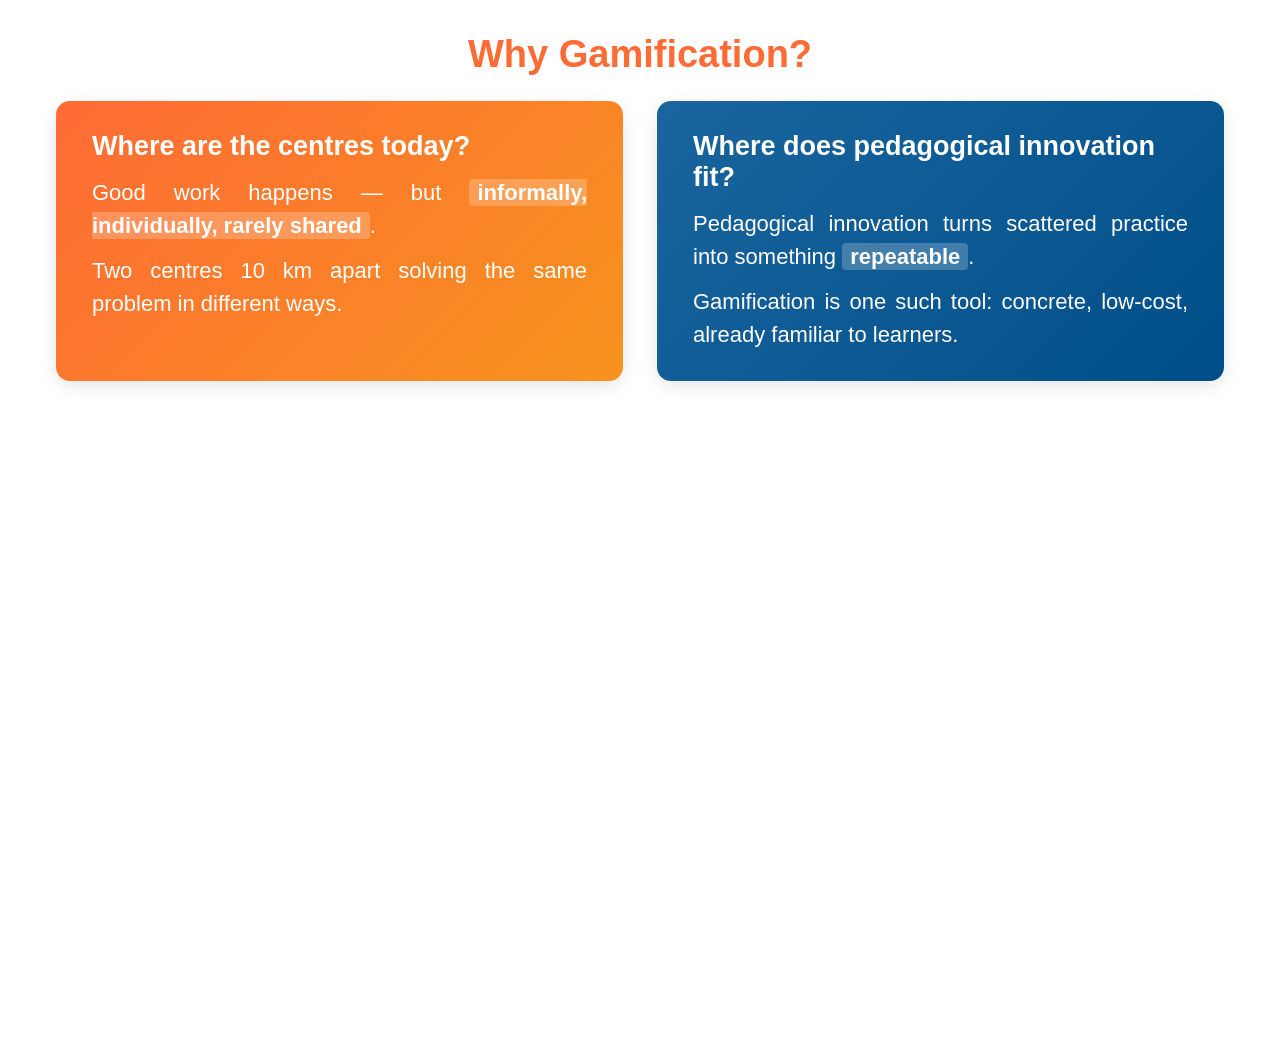
<file: slide3.html>
<!DOCTYPE html>
<html lang="en">
<head>
    <meta charset="UTF-8">
    <meta name="viewport" content="width=device-width, initial-scale=1.0">
    <title>Why Gamification?</title>
    <style>
        * { box-sizing: border-box; margin: 0; padding: 0; }
        body {
            font-family: 'Segoe UI', Arial, sans-serif;
            padding: 34px 56px 30px 56px;
            background-color: white;
            color: #333;
        }
        .container {
            max-width: 1700px;
            margin: 0 auto;
        }
        h1 {
            color: #FF6B35;
            font-size: 38px;
            margin: 0 0 25px 0;
            text-align: center;
            font-weight: bold;
            line-height: 1.1;
        }
        .subtitle {
            text-align: center;
            color: #004E89;
            font-size: 20px;
            margin-bottom: 22px;
            font-weight: 400;
        }

        .top-row {
            display: grid;
            grid-template-columns: 1fr 1fr;
            gap: 34px;
            margin-bottom: 28px;
        }
        .context-card {
            border-radius: 14px;
            padding: 30px 36px;
            box-shadow: 0 5px 18px rgba(0, 0, 0, 0.1);
            opacity: 0;
            transform: translateY(15px);
            transition: opacity 0.6s ease, transform 0.6s ease;
        }
        .context-card.visible { opacity: 1; transform: translateY(0); }
        .context-card.left {
            background: linear-gradient(135deg, #FF6B35 0%, #F7931E 100%);
            color: white;
        }
        .context-card.right {
            background: linear-gradient(135deg, #1A659E 0%, #004E89 100%);
            color: white;
        }
        .context-card h3 {
            margin: 0 0 14px 0;
            font-size: 27px;
            font-weight: 700;
        }
        .context-card p {
            margin: 0 0 12px 0;
            font-size: 22px;
            line-height: 1.5;
            text-align: justify;
        }
        .context-card p:last-child { margin-bottom: 0; }
        .context-card .highlight {
            background-color: rgba(255, 255, 255, 0.22);
            padding: 1px 8px;
            border-radius: 4px;
            font-weight: 600;
        }

        .offers-header {
            text-align: center;
            color: #004E89;
            font-size: 26px;
            font-weight: 700;
            margin-bottom: 18px;
            line-height: 1.2;
            opacity: 0;
            transform: translateY(15px);
            transition: opacity 0.5s ease, transform 0.5s ease;
        }
        .offers-header.visible { opacity: 1; transform: translateY(0); }
        .offers-header span { color: #FF6B35; }

        /* Slide-4-style: 2x2 grid, 30px padding, content fills naturally */
        .offers-grid {
            display: grid;
            grid-template-columns: 1fr 1fr;
            gap: 28px;
            margin-bottom: 28px;
        }
        .offer-card {
            background-color: #f9f9f9;
            border-radius: 10px;
            padding: 30px 34px;
            border: 1px solid #e0e0e0;
            border-left: 5px solid #FF6B35;
            box-shadow: 0 3px 10px rgba(0,0,0,0.05);
            display: flex;
            gap: 22px;
            opacity: 0;
            transform: translateY(15px);
            transition: opacity 0.5s ease, transform 0.5s ease;
        }
        .offer-card.visible { opacity: 1; transform: translateY(0); }
        .offer-icon {
            font-size: 54px;
            line-height: 1;
            flex-shrink: 0;
        }
        .offer-body { flex: 1; }
        .offer-title {
            font-size: 25px;
            font-weight: 700;
            color: #FF6B35;
            margin-bottom: 10px;
            line-height: 1.2;
        }
        .offer-text {
            font-size: 19px;
            line-height: 1.5;
            color: #444;
            text-align: justify;
        }

        .bottom-strip {
            background: linear-gradient(135deg, #FFF4EC 0%, #FFE4D1 100%);
            border-left: 5px solid #FF6B35;
            border-right: 5px solid #FF6B35;
            border-radius: 12px;
            padding: 22px 34px;
            display: flex;
            align-items: center;
            gap: 22px;
            box-shadow: 0 4px 14px rgba(255, 107, 53, 0.14);
            opacity: 0;
            transform: translateY(15px);
            transition: opacity 0.6s ease, transform 0.6s ease;
        }
        .bottom-strip.visible { opacity: 1; transform: translateY(0); }
        .strip-icon {
            font-size: 46px;
            line-height: 1;
            flex-shrink: 0;
        }
        .strip-text {
            font-size: 22px;
            line-height: 1.5;
            color: #333;
            text-align: justify;
            flex: 1;
        }
        .strip-text strong { color: #FF6B35; }
    </style>
</head>
<body>
    <div class="container">
        <h1>Why Gamification?</h1>

        <div class="top-row">
            <div class="context-card left" id="ctx1">
                <h3>Where are the centres today?</h3>
                <p>Good work happens — but <span class="highlight">informally, individually, rarely shared</span>.</p>
                <p>Two centres 10 km apart solving the same problem in different ways.</p>
            </div>
            <div class="context-card right" id="ctx2">
                <h3>Where does pedagogical innovation fit?</h3>
                <p>Pedagogical innovation turns scattered practice into something <span class="highlight">repeatable</span>.</p>
                <p>Gamification is one such tool: concrete, low-cost, already familiar to learners.</p>
            </div>
        </div>

        <div class="offers-header" id="offers-header">What it offers <span>in practice</span></div>

        <div class="offers-grid">
            <div class="offer-card" id="o1">
                <div class="offer-icon">💰</div>
                <div class="offer-body">
                    <div class="offer-title">Low cost, low risk</div>
                    <div class="offer-text">No licences. No specialist software. A failed pilot costs an afternoon.</div>
                </div>
            </div>
            <div class="offer-card" id="o2">
                <div class="offer-icon">🧩</div>
                <div class="offer-body">
                    <div class="offer-title">Adaptable across subjects</div>
                    <div class="offer-text">Quests, streaks, progress walls, badges — same patterns work across languages, crafts, wellbeing, history, cooking.</div>
                </div>
            </div>
            <div class="offer-card" id="o3">
                <div class="offer-icon">📱</div>
                <div class="offer-body">
                    <div class="offer-title">Learners already speak this language</div>
                    <div class="offer-text">Streaks, badges, progress bars — your learners already see these in fitness, banking, language apps. The mental model is there.</div>
                </div>
            </div>
            <div class="offer-card" id="o4">
                <div class="offer-icon">⏱️</div>
                <div class="offer-body">
                    <div class="offer-title">Fits your existing format</div>
                    <div class="offer-text">Drops into a 90-minute session without redesigning the curriculum.<br>Quiet signals on top of teaching that already works.</div>
                </div>
            </div>
        </div>

        <div class="bottom-strip" id="strip">
            <div class="strip-icon">🌐</div>
            <div class="strip-text">
                One centre, one course, one term is enough to learn from. Share what worked — and what did not.
            </div>
        </div>
    </div>

    <script>
        // Two chunks:
        //   chunk 0 — context boxes (auto on entry)
        //   chunk 1 — four offer cards + bottom strip (on first ArrowRight / 'next')
        const stepGroups = [
            ['ctx1', 'ctx2'],
            ['offers-header', 'o1', 'o2', 'o3', 'o4', 'strip']
        ];
        let currentStep = 0;
        let hasEnteredSlide = false;

        function revealGroup(ids, stagger) {
            ids.forEach((id, i) => {
                setTimeout(() => {
                    const el = document.getElementById(id);
                    if (el) el.classList.add('visible');
                }, i * stagger);
            });
        }

        function hideAll() {
            stepGroups.flat().forEach(id => {
                const el = document.getElementById(id);
                if (el) el.classList.remove('visible');
            });
        }

        function showAll() {
            stepGroups.flat().forEach(id => {
                const el = document.getElementById(id);
                if (el) el.classList.add('visible');
            });
            currentStep = stepGroups.length;
        }

        function advance() {
            if (currentStep < stepGroups.length) {
                revealGroup(stepGroups[currentStep], 170);
                currentStep++;
                if (window.parent && window.parent !== window) {
                    window.parent.postMessage('stepHandled', '*');
                }
                return true;
            }
            return false;
        }

        function initializeSlide() {
            hasEnteredSlide = true;
            currentStep = 0;
            hideAll();
            if (window.parent && window.parent !== window) {
                window.parent.postMessage({ type: 'supportsSteps', steps: stepGroups.length }, '*');
            }
            // Auto-show first chunk on entry
            setTimeout(advance, 120);
        }

        function handleKeyPress(event) {
            if (event.key === 'ArrowRight') {
                if (!hasEnteredSlide) return;
                if (currentStep < stepGroups.length) {
                    advance();
                    event.stopPropagation();
                }
            }
        }

        window.addEventListener('message', function(event) {
            const message = event.data;
            if (message === 'slideActive') {
                initializeSlide();
            } else if (message === 'showAll') {
                showAll();
            } else if (message === 'next') {
                advance();
            }
        });

        document.addEventListener('keydown', handleKeyPress);

        window.onload = function() {
            if (window === window.parent || document.visibilityState === 'visible') {
                initializeSlide();
            }
        };
    </script>
</body>
</html>
</file>
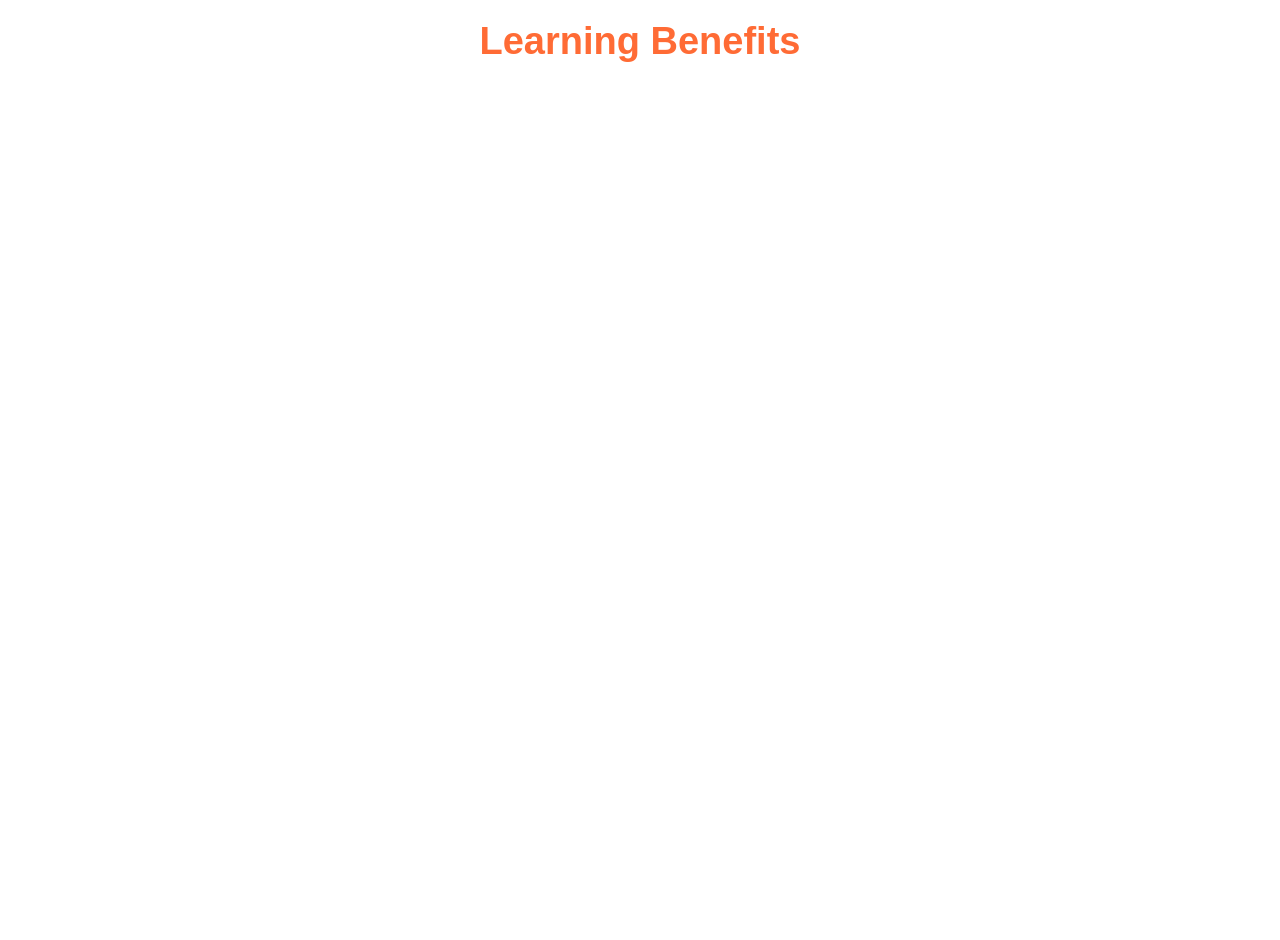
<file: slide4.html>
<!DOCTYPE html>
<html lang="en">
<head>
    <meta charset="UTF-8">
    <meta name="viewport" content="width=device-width, initial-scale=1.0">
    <title>Learning Benefits</title>
    <style>
        /* Basic styles */
        body {
            font-family: 'Segoe UI', Arial, sans-serif;
            margin: 0;
            padding: 20px;
            background-color: white;
            color: #333;
            height: 100vh;
            overflow: hidden;
        }
        .container {
            max-width: 1600px; /* Increased from 1200px to match slide 2 */
            margin: 0 auto;
            padding: 0 15px; /* Added horizontal padding to match slide 2 */
            height: 100%;
            display: flex;
            flex-direction: column;
        }
        h1 {
            color: #FF6B35;
            font-size: 38px; /* Matched to slide 2 */
            margin-top: 0; /* Matched to slide 2 */
            margin-bottom: 25px; /* Matched to slide 2 */
            text-align: center;
        }
        
        /* Benefits grid layout - wider cards with same content */
        .benefits-grid {
            display: grid;
            grid-template-columns: repeat(2, 1fr); /* Keeping the 2 columns */
            gap: 40px;
            margin: 40px auto 0;
            width: 90%; /* Using more of the available width */
            max-width: 1400px; /* Increased from original */
        }
        .benefit-card {
            background-color: #f9f9f9;
            border-radius: 10px; /* Matched to slide 2 cards */
            padding: 30px; /* Matched to slide 2 cards */
            border: 1px solid #e0e0e0; /* Matched to slide 2 cards */
            transition: transform 0.3s ease, box-shadow 0.3s ease;
            /* Making cards wider but keeping same content */
            min-height: 200px; /* Ensuring consistent height */
        }
        .benefit-card:hover {
            transform: translateY(-5px);
            box-shadow: 0 5px 15px rgba(0,0,0,0.1);
        }
        
        /* Decorative game elements for bottom of slide */
        .decorative-section {
            width: 100%;
            max-width: 1400px;
            margin: 30px auto 0;
            display: flex;
            justify-content: center;
            position: relative;
            height: 140px;
            opacity: 1;
            visibility: hidden;
        }
        
        .decorative-section.visible {
            visibility: visible;
        }
        
        .game-piece {
            position: absolute;
            opacity: 0;
            transform: translateY(20px);
            transition: transform 0.5s ease, opacity 0.5s ease;
        }
        
        .decorative-section.visible .game-piece {
            opacity: 1;
            transform: translateY(0);
        }
        
        /* Animation delays for sequential appearance */
        .dice {
            left: 10%;
            top: 20px;
            width: 60px;
            height: 60px;
            transition-delay: 0.1s;
            animation: bounce 0.6s ease 0.1s;
        }
        
        .trophy {
            left: 25%;
            top: 40px;
            width: 70px;
            height: 70px;
            transition-delay: 0.2s;
            animation: bounce 0.6s ease 0.2s;
        }
        
        .badge {
            left: 42%;
            top: 30px;
            width: 60px;
            height: 60px;
            transition-delay: 0.3s;
            animation: bounce 0.6s ease 0.3s;
        }
        
        .controller {
            right: 35%;
            top: 20px;
            width: 80px;
            height: 60px;
            transition-delay: 0.4s;
            animation: bounce 0.6s ease 0.4s;
        }
        
        .level {
            right: 20%;
            top: 35px;
            width: 70px;
            height: 70px;
            transition-delay: 0.5s;
            animation: bounce 0.6s ease 0.5s;
        }
        
        .points {
            right: 5%;
            top: 25px;
            width: 60px;
            height: 60px;
            transition-delay: 0.6s;
            animation: bounce 0.6s ease 0.6s;
        }
        
        /* Hover effect */
        .game-piece:hover {
            animation: wiggle 0.5s ease;
        }
        
        /* Bounce animation */
        @keyframes bounce {
            0% { transform: translateY(50px); opacity: 0; }
            40% { transform: translateY(-15px); opacity: 1; }
            60% { transform: translateY(7px); opacity: 1; }
            75% { transform: translateY(-3px); opacity: 1; }
            100% { transform: translateY(0); opacity: 1; }
        }
        
        /* Wiggle animation for hover */
        @keyframes wiggle {
            0% { transform: rotate(0deg); }
            25% { transform: rotate(5deg) scale(1.1); }
            50% { transform: rotate(-4deg) scale(1.1); }
            75% { transform: rotate(2deg) scale(1.1); }
            100% { transform: rotate(0deg) scale(1.1); }
        }
        .benefit-header {
            display: flex;
            align-items: center;
            margin-bottom: 20px;
        }
        .benefit-icon {
            width: 60px;
            height: 60px;
            margin-right: 20px;
            display: flex;
            align-items: center;
            justify-content: center;
        }
        .benefit-icon svg {
            width: 100%;
            height: 100%;
        }
        .benefit-title {
            font-weight: bold;
            color: #FF6B35;
            font-size: 24px;
        }
        .benefit-description ul {
            margin: 0;
            padding-left: 0;
            list-style: none;
        }
        .benefit-description li {
            margin-bottom: 12px;
            padding-left: 25px;
            position: relative;
            font-size: 19px;
        }
        
        .benefit-description li::before {
            content: "•";
            color: #FF6B35;
            font-weight: bold;
            position: absolute;
            left: 0;
            width: 25px;
            text-align: center;
            font-size: 20px;
        }
        
        .highlight {
            font-weight: bold;
            color: #FF6B35;
        }
        
        /* Progressive reveal styling */
        .reveal-element {
            opacity: 0;
            visibility: hidden;
            transform: translateY(20px);
            transition: opacity 0.6s ease, transform 0.6s ease, visibility 0.6s;
            pointer-events: none;
        }
        
        .reveal-element.visible {
            opacity: 1;
            visibility: visible;
            transform: translateY(0);
            pointer-events: auto;
        }
        
        @media (max-width: 768px) {
            .benefits-grid {
                grid-template-columns: 1fr;
            }
        }
    </style>
</head>
<body>
    <div class="container">
        <h1>Learning Benefits</h1>
        
        <div class="benefits-grid">
            <div class="benefit-card reveal-element" id="engagement">
                <div class="benefit-header">
                    <div class="benefit-icon">
                        <svg viewBox="0 0 100 100" xmlns="http://www.w3.org/2000/svg">
                            <circle cx="50" cy="50" r="35" fill="rgba(255, 107, 53, 0.2)" stroke="#FF6B35" stroke-width="2"/>
                            <path d="M35 50 L45 60 L65 40" stroke="#FF6B35" stroke-width="5" fill="none" stroke-linecap="round" stroke-linejoin="round"/>
                        </svg>
                    </div>
                    <div class="benefit-title">Increased Engagement</div>
                </div>
                <div class="benefit-description">
                    <ul>
                        <li>Strengthens <span class="highlight">intrinsic motivation</span></li>
                        <li>Extends <span class="highlight">attention span</span></li>
                        <li>Creates <span class="highlight">emotional investment</span></li>
                        <li>Promotes <span class="highlight">active participation</span></li>
                    </ul>
                </div>
            </div>
            <div class="benefit-card reveal-element" id="feedback">
                <div class="benefit-header">
                    <div class="benefit-icon">
                        <svg viewBox="0 0 100 100" xmlns="http://www.w3.org/2000/svg">
                            <path d="M30 70 L50 30 L70 70" stroke="#FF6B35" stroke-width="3" fill="none"/>
                            <path d="M35 60 L65 60" stroke="#FF6B35" stroke-width="3" fill="none"/>
                            <circle cx="50" cy="30" r="8" fill="rgba(255, 107, 53, 0.2)" stroke="#FF6B35" stroke-width="2"/>
                            <circle cx="35" cy="60" r="5" fill="rgba(255, 107, 53, 0.2)" stroke="#FF6B35" stroke-width="2"/>
                            <circle cx="65" cy="60" r="5" fill="rgba(255, 107, 53, 0.2)" stroke="#FF6B35" stroke-width="2"/>
                        </svg>
                    </div>
                    <div class="benefit-title">Immediate Feedback</div>
                </div>
                <div class="benefit-description">
                    <ul>
                        <li>Provides <span class="highlight">instant response</span> to actions</li>
                        <li>Speeds up <span class="highlight">learning cycles</span></li>
                        <li>Encourages <span class="highlight">willingness to experiment</span></li>
                        <li>Creates a sense of <span class="highlight">progress</span></li>
                    </ul>
                </div>
            </div>
            <div class="benefit-card reveal-element" id="motivation">
                <div class="benefit-header">
                    <div class="benefit-icon">
                        <svg viewBox="0 0 100 100" xmlns="http://www.w3.org/2000/svg">
                            <circle cx="50" cy="40" r="20" fill="rgba(255, 107, 53, 0.2)" stroke="#FF6B35" stroke-width="2"/>
                            <path d="M50 60 L50 80" stroke="#FF6B35" stroke-width="2"/>
                            <path d="M40 70 L60 70" stroke="#FF6B35" stroke-width="2"/>
                            <path d="M35 50 L25 60 M65 50 L75 60" stroke="#FF6B35" stroke-width="2"/>
                            <circle cx="25" cy="65" r="5" fill="rgba(255, 107, 53, 0.2)" stroke="#FF6B35" stroke-width="2"/>
                            <circle cx="75" cy="65" r="5" fill="rgba(255, 107, 53, 0.2)" stroke="#FF6B35" stroke-width="2"/>
                        </svg>
                    </div>
                    <div class="benefit-title">Motivation & Persistence</div>
                </div>
                <div class="benefit-description">
                    <ul>
                        <li>Strengthens <span class="highlight">sense of achievement</span></li>
                        <li>Strengthens <span class="highlight">persistence</span> in difficult tasks</li>
                        <li>Turns <span class="highlight">learning into fun</span></li>
                        <li>Strengthens <span class="highlight">sense of autonomy</span></li>
                    </ul>
                </div>
            </div>
            <div class="benefit-card reveal-element" id="social">
                <div class="benefit-header">
                    <div class="benefit-icon">
                        <svg viewBox="0 0 100 100" xmlns="http://www.w3.org/2000/svg">
                            <path d="M30 30 L70 30 L70 70 L30 70 Z" fill="none" stroke="#FF6B35" stroke-width="2"/>
                            <path d="M40 40 L60 40 L60 60 L40 60 Z" fill="rgba(255, 107, 53, 0.2)" stroke="#FF6B35" stroke-width="2"/>
                            <circle cx="50" cy="50" r="5" fill="#FF6B35"/>
                            <path d="M20 50 L30 50 M70 50 L80 50" stroke="#FF6B35" stroke-width="2" stroke-dasharray="2,2"/>
                        </svg>
                    </div>
                    <div class="benefit-title">Social Interaction</div>
                </div>
                <div class="benefit-description">
                    <ul>
                        <li>Promotes <span class="highlight">collaboration</span> between learners</li>
                        <li>Builds <span class="highlight">social skills</span></li>
                        <li>Creates <span class="highlight">shared purpose</span> in the classroom</li>
                        <li>Strengthens <span class="highlight">sense of belonging</span></li>
                    </ul>
                </div>
            </div>
        </div>
        
        <!-- Decorative gaming elements section -->
        <div class="decorative-section reveal-element" id="decoration">
            <div class="game-piece dice">
                <svg viewBox="0 0 100 100" xmlns="http://www.w3.org/2000/svg">
                    <rect x="10" y="10" width="80" height="80" rx="15" fill="rgba(255, 107, 53, 0.2)" stroke="#FF6B35" stroke-width="2"/>
                    <circle cx="25" cy="25" r="6" fill="#FF6B35"/>
                    <circle cx="75" cy="25" r="6" fill="#FF6B35"/>
                    <circle cx="25" cy="75" r="6" fill="#FF6B35"/>
                    <circle cx="75" cy="75" r="6" fill="#FF6B35"/>
                    <circle cx="50" cy="50" r="6" fill="#FF6B35"/>
                </svg>
            </div>
            <div class="game-piece trophy">
                <svg viewBox="0 0 100 100" xmlns="http://www.w3.org/2000/svg">
                    <path d="M30 20 L70 20 L70 30 C70 45 65 55 50 60 C35 55 30 45 30 30 Z" fill="rgba(255, 107, 53, 0.2)" stroke="#FF6B35" stroke-width="2"/>
                    <rect x="30" y="15" width="40" height="5" fill="rgba(255, 107, 53, 0.4)" stroke="#FF6B35" stroke-width="1.5"/>
                    <rect x="45" y="60" width="10" height="25" fill="rgba(255, 107, 53, 0.4)" stroke="#FF6B35" stroke-width="1.5"/>
                    <rect x="35" y="85" width="30" height="5" fill="rgba(255, 107, 53, 0.4)" stroke="#FF6B35" stroke-width="1.5"/>
                    <path d="M20 35 C15 35 15 25 20 25 L30 25" fill="none" stroke="#FF6B35" stroke-width="1.5"/>
                    <path d="M80 35 C85 35 85 25 80 25 L70 25" fill="none" stroke="#FF6B35" stroke-width="1.5"/>
                </svg>
            </div>
            <div class="game-piece badge">
                <svg viewBox="0 0 100 100" xmlns="http://www.w3.org/2000/svg">
                    <circle cx="50" cy="50" r="35" fill="rgba(255, 107, 53, 0.2)" stroke="#FF6B35" stroke-width="2"/>
                    <path d="M50 25 L57 40 L75 42 L62 53 L65 70 L50 62 L35 70 L38 53 L25 42 L43 40 Z" fill="#FF6B35" stroke="none"/>
                </svg>
            </div>
            <div class="game-piece controller">
                <svg viewBox="0 0 100 100" xmlns="http://www.w3.org/2000/svg">
                    <path d="M20 40 C20 35 25 30 40 30 L60 30 C75 30 80 35 80 40 L80 60 C80 65 75 70 60 70 L40 70 C25 70 20 65 20 60 Z" fill="rgba(255, 107, 53, 0.2)" stroke="#FF6B35" stroke-width="2"/>
                    <rect x="30" y="45" width="15" height="10" rx="2" fill="rgba(255, 107, 53, 0.4)" stroke="#FF6B35" stroke-width="1"/>
                    <path d="M33 50 L42 50 M37.5 45 L37.5 55" stroke="#FF6B35" stroke-width="1.5"/>
                    <circle cx="65" cy="43" r="4" fill="#FF6B35"/>
                    <circle cx="75" cy="50" r="4" fill="#FF6B35"/>
                    <circle cx="55" cy="50" r="4" fill="#FF6B35"/>
                    <circle cx="65" cy="57" r="4" fill="#FF6B35"/>
                </svg>
            </div>
            <div class="game-piece level">
                <svg viewBox="0 0 100 100" xmlns="http://www.w3.org/2000/svg">
                    <rect x="20" y="80" width="60" height="10" rx="3" fill="rgba(255, 107, 53, 0.2)" stroke="#FF6B35" stroke-width="1.5"/>
                    <rect x="30" y="65" width="40" height="15" rx="3" fill="rgba(255, 107, 53, 0.3)" stroke="#FF6B35" stroke-width="1.5"/>
                    <rect x="35" y="50" width="30" height="15" rx="3" fill="rgba(255, 107, 53, 0.4)" stroke="#FF6B35" stroke-width="1.5"/>
                    <rect x="40" y="35" width="20" height="15" rx="3" fill="rgba(255, 107, 53, 0.6)" stroke="#FF6B35" stroke-width="1.5"/>
                    <rect x="45" y="20" width="10" height="15" rx="3" fill="rgba(255, 107, 53, 0.8)" stroke="#FF6B35" stroke-width="1.5"/>
                    <text x="50" y="33" text-anchor="middle" font-family="Arial" font-weight="bold" font-size="12" fill="#FFFFFF">5</text>
                </svg>
            </div>
            <div class="game-piece points">
                <svg viewBox="0 0 100 100" xmlns="http://www.w3.org/2000/svg">
                    <circle cx="50" cy="50" r="35" fill="rgba(255, 107, 53, 0.2)" stroke="#FF6B35" stroke-width="2"/>
                    <text x="50" y="60" text-anchor="middle" font-family="Arial" font-weight="bold" font-size="30" fill="#FF6B35">+50</text>
                </svg>
            </div>
        </div>
    </div>

    <script>
        let currentStep = 0;
        let hasEnteredSlide = false;
        const elements = [
            document.getElementById('engagement'),
            document.getElementById('feedback'),
            document.getElementById('motivation'),
            document.getElementById('social'),
            document.getElementById('decoration'),
        ];
        
        // Function to specifically handle showing decorative elements after social card
        function showDecorativeElements() {
            const decorSection = document.getElementById('decoration');
            if (decorSection) {
                decorSection.classList.add('visible');
            }
        }
        
        function handleKeyPress(event) {
            if (event.key === 'ArrowRight') {
                if (!hasEnteredSlide) return;
                
                if (currentStep < elements.length) {
                    elements[currentStep].classList.add('visible');
                    
                    // When we display the social card (index 3), also trigger the decorative elements
                    if (currentStep === 3) {
                        setTimeout(showDecorativeElements, 300);
                        currentStep++; // skip the decoration step — it auto-shows
                    }
                    
                    currentStep++;
                    if (window.parent && window.parent !== window) {
                        window.parent.postMessage('stepHandled', '*');
                    }
                    
                    event.stopPropagation();
                    return;
                }
            }
        }
        
        function showAllContent() {
            elements.forEach((element, index) => {
                element.classList.add('visible');
            });
            currentStep = elements.length;
        }
        
        function initializeSlide() {
            if (!hasEnteredSlide) {
                hasEnteredSlide = true;
                currentStep = 0;
                elements.forEach(element => {
                    element.classList.remove('visible');
                });
                if (window.parent && window.parent !== window) {
                    window.parent.postMessage({
                        type: 'supportsSteps',
                        steps: elements.length
                    }, '*');
                }
                
                console.log("Slide 3 initialized and ready for progressive reveal");
            }
        }
        
        window.addEventListener('message', function(event) {
            const message = event.data;
            
            if (message === 'slideActive') {
                initializeSlide();
            }
            else if (message === 'showAll') {
                showAllContent();
            }
            else if (message === 'next') {
                handleKeyPress({ key: 'ArrowRight', stopPropagation: function(){} });
            }
        });
        
        document.addEventListener('keydown', handleKeyPress);
        
        window.onload = function() {
            if (window === window.parent || document.visibilityState === 'visible') {
                initializeSlide();
            }
        };
    </script>
</body>
</html>
</file>
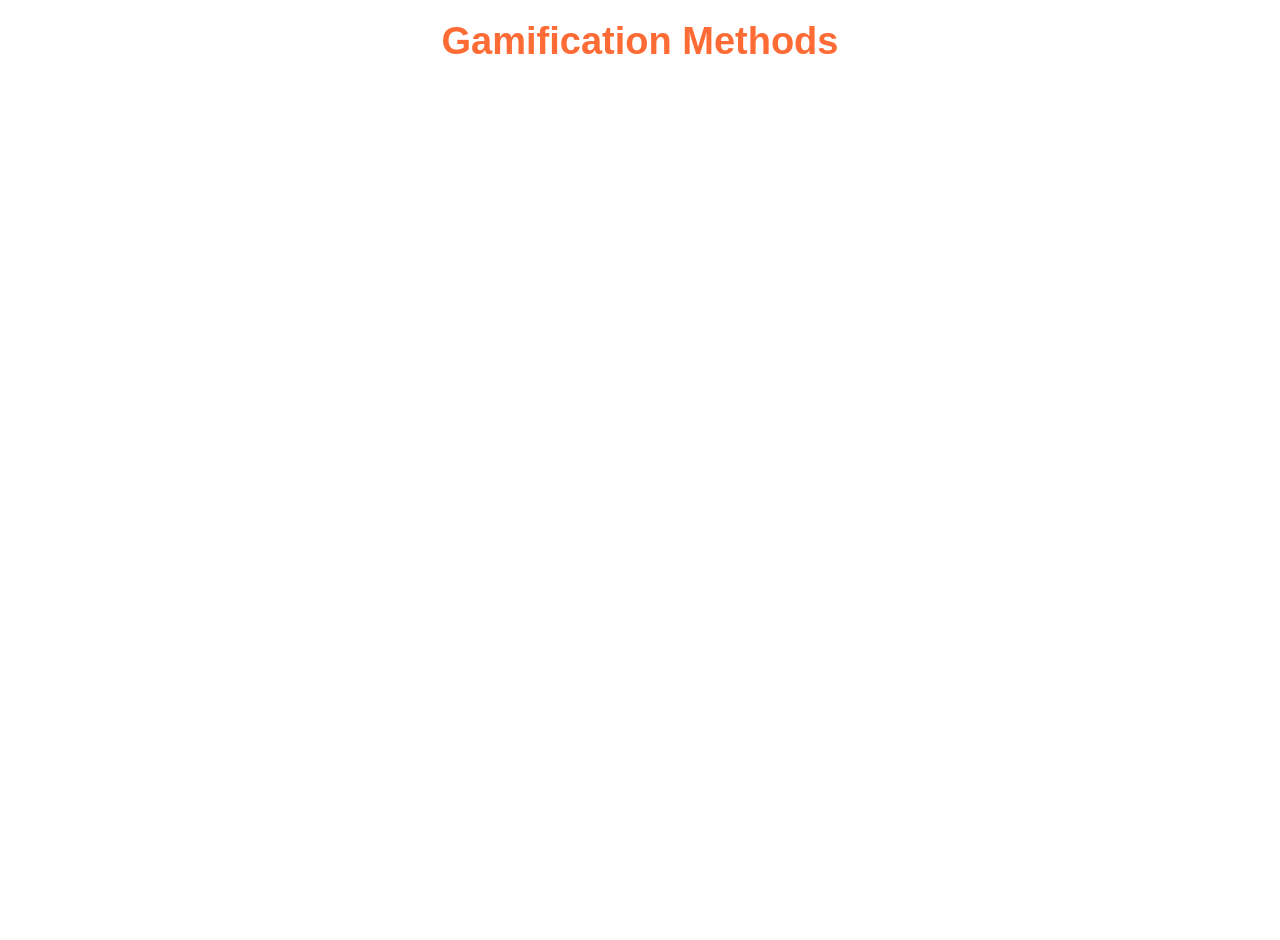
<file: slide5.html>
<!DOCTYPE html>
<html lang="en">
<head>
    <meta charset="UTF-8">
    <meta name="viewport" content="width=device-width, initial-scale=1.0">
    <title>Gamification Methods</title>
    <style>
        /* Basic styles */
        body {
            font-family: 'Segoe UI', Arial, sans-serif;
            margin: 0;
            padding: 20px;
            background-color: white;
            color: #333;
            height: 100vh;
            overflow: hidden;
        }
        .container {
            max-width: 1600px; /* Increased from 1200px to match slide 2 & 3 */
            margin: 0 auto;
            padding: 0 15px; /* Added horizontal padding to match slide 2 & 3 */
            height: 100%;
            display: flex;
            flex-direction: column;
        }
        h1 {
            color: #FF6B35;
            font-size: 38px; /* Matched to slide 2 & 3 */
            margin-top: 0; /* Matched to slide 2 & 3 */
            margin-bottom: 25px; /* Matched to slide 2 & 3 */
            text-align: center;
        }
        
        /* Methods grid layout - wider cards with same content */
        .methods-grid {
            display: grid;
            grid-template-columns: repeat(2, 1fr); /* Keeping the 2 columns */
            gap: 40px;
            margin: 40px auto 0;
            width: 90%; /* Using more of the available width */
            max-width: 1400px; /* Increased from original */
        }
        .method-card {
            background-color: #f9f9f9;
            border-radius: 10px; /* Matched to slide 2 & 3 cards */
            padding: 30px; /* Matched to slide 2 & 3 cards */
            border: 1px solid #e0e0e0; /* Matched to slide 2 & 3 cards */
            transition: transform 0.3s ease, box-shadow 0.3s ease;
            /* Making cards wider but keeping same content */
            min-height: 200px; /* Ensuring consistent height */
        }
        .method-card:hover {
            transform: translateY(-5px);
            box-shadow: 0 5px 15px rgba(0,0,0,0.1);
        }
        
        /* Decorative game elements for bottom of slide */
        .decorative-section {
            width: 100%;
            max-width: 1400px;
            margin: 30px auto 0;
            display: flex;
            justify-content: center;
            position: relative;
            height: 140px;
            opacity: 1;
            visibility: hidden;
        }
        
        .decorative-section.visible {
            visibility: visible;
        }
        
        .game-piece {
            position: absolute;
            opacity: 0;
            transform: translateY(20px);
            transition: transform 0.5s ease, opacity 0.5s ease;
        }
        
        .decorative-section.visible .game-piece {
            opacity: 1;
            transform: translateY(0);
        }
        
        /* Animation delays for sequential appearance */
        .avatar {
            left: 10%;
            top: 20px;
            width: 60px;
            height: 60px;
            transition-delay: 0.1s;
            animation: bounce 0.6s ease 0.1s;
        }
        
        .quest-scroll {
            left: 25%;
            top: 40px;
            width: 70px;
            height: 70px;
            transition-delay: 0.2s;
            animation: bounce 0.6s ease 0.2s;
        }
        
        .challenge {
            left: 42%;
            top: 30px;
            width: 60px;
            height: 60px;
            transition-delay: 0.3s;
            animation: bounce 0.6s ease 0.3s;
        }
        
        .progress-bar {
            right: 35%;
            top: 20px;
            width: 80px;
            height: 60px;
            transition-delay: 0.4s;
            animation: bounce 0.6s ease 0.4s;
        }
        
        .reward {
            right: 20%;
            top: 35px;
            width: 70px;
            height: 70px;
            transition-delay: 0.5s;
            animation: bounce 0.6s ease 0.5s;
        }
        
        .leaderboard {
            right: 5%;
            top: 25px;
            width: 60px;
            height: 60px;
            transition-delay: 0.6s;
            animation: bounce 0.6s ease 0.6s;
        }
        
        /* Hover effect */
        .game-piece:hover {
            animation: wiggle 0.5s ease;
        }
        
        /* Bounce animation */
        @keyframes bounce {
            0% { transform: translateY(50px); opacity: 0; }
            40% { transform: translateY(-15px); opacity: 1; }
            60% { transform: translateY(7px); opacity: 1; }
            75% { transform: translateY(-3px); opacity: 1; }
            100% { transform: translateY(0); opacity: 1; }
        }
        
        /* Wiggle animation for hover */
        @keyframes wiggle {
            0% { transform: rotate(0deg); }
            25% { transform: rotate(5deg) scale(1.1); }
            50% { transform: rotate(-4deg) scale(1.1); }
            75% { transform: rotate(2deg) scale(1.1); }
            100% { transform: rotate(0deg) scale(1.1); }
        }
        
        .method-header {
            display: flex;
            align-items: center;
            margin-bottom: 20px;
        }
        .method-icon {
            width: 60px;
            height: 60px;
            margin-right: 20px;
            display: flex;
            align-items: center;
            justify-content: center;
        }
        .method-icon svg {
            width: 100%;
            height: 100%;
        }
        .method-title {
            font-weight: bold;
            color: #FF6B35;
            font-size: 24px;
        }
        .method-description ul {
            margin: 0;
            padding-left: 0;
            list-style: none;
        }
        .method-description li {
            margin-bottom: 12px;
            padding-left: 25px;
            position: relative;
            font-size: 19px;
        }
        
        .method-description li::before {
            content: "•";
            color: #FF6B35;
            font-weight: bold;
            position: absolute;
            left: 0;
            width: 25px;
            text-align: center;
            font-size: 20px;
        }
        
        .highlight {
            font-weight: bold;
            color: #FF6B35;
        }
        
        /* Progressive reveal styling */
        .reveal-element {
            opacity: 0;
            visibility: hidden;
            transform: translateY(20px);
            transition: opacity 0.6s ease, transform 0.6s ease, visibility 0.6s;
            pointer-events: none;
        }
        
        .reveal-element.visible {
            opacity: 1;
            visibility: visible;
            transform: translateY(0);
            pointer-events: auto;
        }
        
        @media (max-width: 768px) {
            .methods-grid {
                grid-template-columns: 1fr;
            }
        }
    </style>
</head>
<body>
    <div class="container">
        <h1>Gamification Methods</h1>
        
        <div class="methods-grid">
            <div class="method-card reveal-element" id="points">
                <div class="method-header">
                    <div class="method-icon">
                        <svg viewBox="0 0 100 100" xmlns="http://www.w3.org/2000/svg">
                            <circle cx="50" cy="50" r="35" fill="rgba(255, 107, 53, 0.2)" stroke="#FF6B35" stroke-width="2"/>
                            <text x="50" y="62" text-anchor="middle" font-size="36" font-weight="bold" fill="#FF6B35">P</text>
                        </svg>
                    </div>
                    <div class="method-title">Points & Rewards</div>
                </div>
                <div class="method-description">
                    <ul>
                        <li>System of <span class="highlight">points</span> for task completion</li>
                        <li>Awarding <span class="highlight">digital badges</span></li>
                        <li><span class="highlight">Personal</span> progress tracking</li>
                        <li>Redeeming points for <span class="highlight">perks</span></li>
                    </ul>
                </div>
            </div>
            <div class="method-card reveal-element" id="levels">
                <div class="method-header">
                    <div class="method-icon">
                        <svg viewBox="0 0 100 100" xmlns="http://www.w3.org/2000/svg">
                            <rect x="20" y="70" width="20" height="10" fill="rgba(255, 107, 53, 0.2)" stroke="#FF6B35" stroke-width="2"/>
                            <rect x="40" y="60" width="20" height="20" fill="rgba(255, 107, 53, 0.4)" stroke="#FF6B35" stroke-width="2"/>
                            <rect x="60" y="40" width="20" height="40" fill="rgba(255, 107, 53, 0.6)" stroke="#FF6B35" stroke-width="2"/>
                        </svg>
                    </div>
                    <div class="method-title">Levels & Progress</div>
                </div>
                <div class="method-description">
                    <ul>
                        <li>Tiered <span class="highlight">difficulty</span> of content</li>
                        <li>Visualising <span class="highlight">progress</span> learner</li>
                        <li>Unlocking new <span class="highlight">content</span></li>
                        <li>Sense of <span class="highlight">personal growth</span></li>
                    </ul>
                </div>
            </div>
            <div class="method-card reveal-element" id="challenges">
                <div class="method-header">
                    <div class="method-icon">
                        <svg viewBox="0 0 100 100" xmlns="http://www.w3.org/2000/svg">
                            <polygon points="50,20 61,44 87,44 65,60 75,85 50,70 25,85 35,60 13,44 39,44" fill="rgba(255, 107, 53, 0.2)" stroke="#FF6B35" stroke-width="2"/>
                            <circle cx="50" cy="52" r="10" fill="rgba(255, 107, 53, 0.4)" stroke="#FF6B35" stroke-width="2"/>
                        </svg>
                    </div>
                    <div class="method-title">Challenges & Quests</div>
                </div>
                <div class="method-description">
                    <ul>
                        <li>Team <span class="highlight">missions</span> collaboration</li>
                        <li>Weekly <span class="highlight">challenges</span></li>
                        <li>Solving <span class="highlight">puzzles</span> for consolidation</li>
                        <li>Scenarios <span class="highlight">decision-making</span></li>
                    </ul>
                </div>
            </div>
            <div class="method-card reveal-element" id="narrative">
                <div class="method-header">
                    <div class="method-icon">
                        <svg viewBox="0 0 100 100" xmlns="http://www.w3.org/2000/svg">
                            <path d="M30 60 Q50 20 70 60" fill="none" stroke="#FF6B35" stroke-width="3"/>
                            <path d="M30 40 L70 40" stroke="#FF6B35" stroke-width="2" stroke-dasharray="5,3"/>
                            <circle cx="30" cy="60" r="5" fill="rgba(255, 107, 53, 0.2)" stroke="#FF6B35" stroke-width="2"/>
                            <circle cx="70" cy="60" r="5" fill="rgba(255, 107, 53, 0.2)" stroke="#FF6B35" stroke-width="2"/>
                        </svg>
                    </div>
                    <div class="method-title">Narrative & Roles</div>
                </div>
                <div class="method-description">
                    <ul>
                        <li>Embedding <span class="highlight">narratives</span> into teaching</li>
                        <li>Taking on <span class="highlight">roles</span> by learners</li>
                        <li>Educational <span class="highlight">simulation scenarios</span></li>
                        <li>Create <span class="highlight">emotional connection</span></li>
                    </ul>
                </div>
            </div>
        </div>
        
        <!-- Decorative gaming elements section -->
        <div class="decorative-section reveal-element" id="decoration">
            <div class="game-piece avatar">
                <svg viewBox="0 0 100 100" xmlns="http://www.w3.org/2000/svg">
                    <circle cx="50" cy="35" r="20" fill="rgba(255, 107, 53, 0.2)" stroke="#FF6B35" stroke-width="2"/>
                    <path d="M30 85 L70 85 L70 65 C70 55 60 45 50 45 C40 45 30 55 30 65 Z" fill="rgba(255, 107, 53, 0.2)" stroke="#FF6B35" stroke-width="2"/>
                </svg>
            </div>
            <div class="game-piece quest-scroll">
                <svg viewBox="0 0 100 100" xmlns="http://www.w3.org/2000/svg">
                    <path d="M30 30 C30 20 35 20 40 20 L70 20 C75 20 80 20 80 30 L80 70 C80 80 75 80 70 80 L40 80 C35 80 30 80 30 70 Z" fill="rgba(255, 107, 53, 0.2)" stroke="#FF6B35" stroke-width="2"/>
                    <path d="M40 30 L70 30 M40 40 L70 40 M40 50 L70 50 M40 60 L60 60 M40 70 L50 70" stroke="#FF6B35" stroke-width="1.5"/>
                    <path d="M80 30 C90 30 90 35 90 40 L90 60 C90 65 90 70 80 70" fill="none" stroke="#FF6B35" stroke-width="2"/>
                </svg>
            </div>
            <div class="game-piece challenge">
                <svg viewBox="0 0 100 100" xmlns="http://www.w3.org/2000/svg">
                    <circle cx="50" cy="50" r="35" fill="rgba(255, 107, 53, 0.2)" stroke="#FF6B35" stroke-width="2"/>
                    <text x="50" y="60" text-anchor="middle" font-family="Arial" font-weight="bold" font-size="36" fill="#FF6B35">!</text>
                </svg>
            </div>
            <div class="game-piece progress-bar">
                <svg viewBox="0 0 100 100" xmlns="http://www.w3.org/2000/svg">
                    <rect x="20" y="40" width="60" height="15" rx="7.5" fill="white" stroke="#FF6B35" stroke-width="2"/>
                    <rect x="20" y="40" width="40" height="15" rx="7.5" fill="rgba(255, 107, 53, 0.4)"/>
                    <circle cx="60" cy="47.5" r="10" fill="#FF6B35"/>
                    <path d="M20 65 L80 65" stroke="#FF6B35" stroke-width="1" stroke-dasharray="2,2"/>
                </svg>
            </div>
            <div class="game-piece reward">
                <svg viewBox="0 0 100 100" xmlns="http://www.w3.org/2000/svg">
                    <rect x="25" y="40" width="50" height="35" rx="5" fill="rgba(255, 107, 53, 0.2)" stroke="#FF6B35" stroke-width="2"/>
                    <rect x="35" y="30" width="30" height="20" rx="2" fill="rgba(255, 107, 53, 0.4)" stroke="#FF6B35" stroke-width="2"/>
                    <path d="M35 30 L25 20 M65 30 L75 20" stroke="#FF6B35" stroke-width="1.5"/>
                    <path d="M40 50 L60 50 M40 60 L60 60" stroke="#FF6B35" stroke-width="1.5"/>
                </svg>
            </div>
            <div class="game-piece leaderboard">
                <svg viewBox="0 0 100 100" xmlns="http://www.w3.org/2000/svg">
                    <rect x="20" y="20" width="60" height="60" rx="3" fill="rgba(255, 107, 53, 0.1)" stroke="#FF6B35" stroke-width="2"/>
                    <path d="M30 35 L70 35 M30 50 L70 50 M30 65 L70 65" stroke="#FF6B35" stroke-width="1.5"/>
                    <circle cx="35" cy="27.5" r="5" fill="#FF6B35"/>
                    <circle cx="35" cy="42.5" r="5" fill="rgba(255, 107, 53, 0.6)"/>
                    <circle cx="35" cy="57.5" r="5" fill="rgba(255, 107, 53, 0.4)"/>
                    <text x="35" y="30" text-anchor="middle" font-family="Arial" font-weight="bold" font-size="7" fill="white">1</text>
                    <text x="35" y="45" text-anchor="middle" font-family="Arial" font-weight="bold" font-size="7" fill="white">2</text>
                    <text x="35" y="60" text-anchor="middle" font-family="Arial" font-weight="bold" font-size="7" fill="white">3</text>
                </svg>
            </div>
        </div>
    </div>

    <script>
        // Global variables
        let currentStep = 0;
        let hasEnteredSlide = false;
        let elements = [];
        
        // Function to initialize elements
        function initElements() {
            elements = [
                document.getElementById('points'),
                document.getElementById('levels'),
                document.getElementById('challenges'),
                document.getElementById('narrative'),
                document.getElementById('decoration'),
            ];
            return elements;
        }
        
        // Function to specifically handle showing decorative elements after narrative card
        function showDecorativeElements() {
            const decorSection = document.getElementById('decoration');
            if (decorSection) {
                decorSection.classList.add('visible');
            }
        }
        
        // Handle keyboard events
        function handleKeyPress(event) {
            if (event.key === 'ArrowRight') {
                if (!hasEnteredSlide) return;
                
                if (currentStep < elements.length) {
                    if (elements[currentStep]) {
                        elements[currentStep].classList.add('visible');
                        
                        // When we display the narrative card (index 3), also trigger the decorative elements
                        if (currentStep === 3) {
                            setTimeout(showDecorativeElements, 300);
                        }
                        
                        currentStep++;
                        if (window.parent && window.parent !== window) {
                            window.parent.postMessage('stepHandled', '*');
                        }
                    }
                    event.stopPropagation();
                    return;
                }
            }
        }
        
        // Show all content at once
        function showAllContent() {
            elements.forEach((element, index) => {
                if (element) element.classList.add('visible');
            });
            currentStep = elements.length;
        }
        
        // Initialize slide
        function initializeSlide() {
            if (!hasEnteredSlide) {
                hasEnteredSlide = true;
                currentStep = 0;
                
                // Initialize elements
                elements = initElements();
                
                // Hide all elements
                elements.forEach(element => {
                    if (element) element.classList.remove('visible');
                });
                
                // Notify parent window we support progressive reveal
                if (window.parent && window.parent !== window) {
                    window.parent.postMessage({
                        type: 'supportsSteps',
                        steps: elements.length
                    }, '*');
                }
                
                console.log("Slide 4 initialized and ready for progressive reveal");
            }
        }
        
        // Connect with external scripts
        if (typeof window.revealNextElement === 'undefined') {
            window.revealNextElement = function() {
                if (currentStep < elements.length) {
                    if (elements[currentStep]) {
                        elements[currentStep].classList.add('visible');
                        currentStep++;
                        return true;
                    }
                }
                return false;
            };
        }
        
        // Listen for messages from parent window
        window.addEventListener('message', function(event) {
            const message = event.data;
            
            if (message === 'slideActive') {
                initializeSlide();
            }
            else if (message === 'showAll') {
                showAllContent();
            }
            else if (message === 'next') {
                handleKeyPress({ key: 'ArrowRight', stopPropagation: function(){} });
            }
        });
        
        // Keyboard event listener
        document.addEventListener('keydown', handleKeyPress);
        
        // Initialize on load
        document.addEventListener('DOMContentLoaded', function() {
            // Initialize elements
            elements = initElements();
            
            if (window === window.parent || document.visibilityState === 'visible') {
                initializeSlide();
            }
        });
        
        window.onload = function() {
            // Reinitialize elements to make sure they are available
            elements = initElements();
            
            if (window === window.parent || document.visibilityState === 'visible') {
                setTimeout(initializeSlide, 100);
            }
        };
    </script>
</body>
</html>
</file>
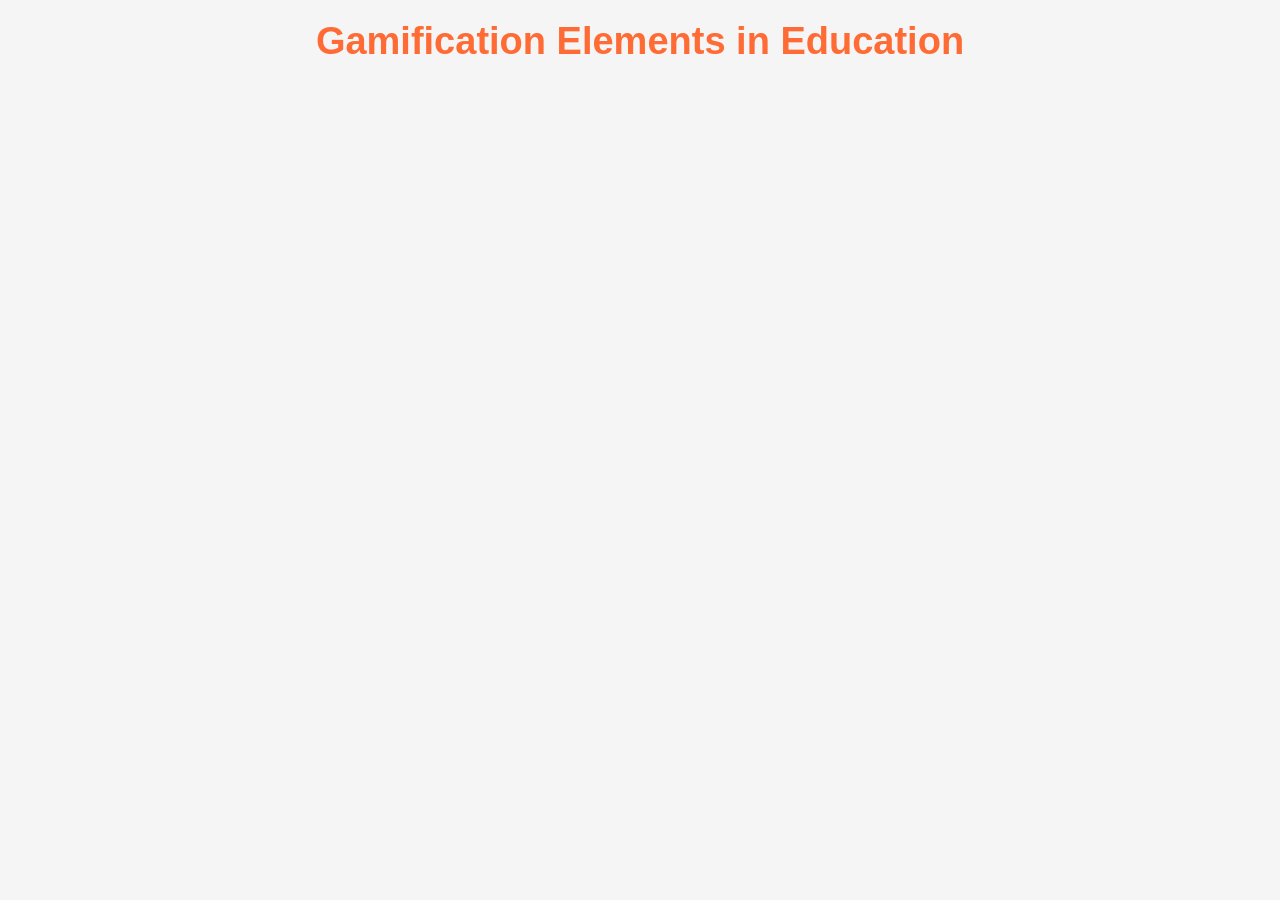
<file: slide6.html>
<!DOCTYPE html>
<html lang="en">
<head>
    <meta charset="UTF-8">
    <meta name="viewport" content="width=device-width, initial-scale=1.0">
    <title>Gamification Elements: A Visual Walk-through</title>
    <style>
        body {
            font-family: 'Segoe UI', Tahoma, Geneva, Verdana, sans-serif;
            margin: 0;
            padding: 0;
            background-color: #f5f5f5;
            color: #333;
            height: 100vh;
            overflow: hidden;
        }
        
        .container {
            max-width: 1800px;
            margin: 0 auto;
            padding: 15px 70px;
            height: 100vh;
            overflow: hidden;
            box-sizing: border-box;
            display: flex;
            flex-direction: column;
        }
        
        header {
            text-align: center;
            margin-bottom: 15px;
            padding-top: 5px; /* Added small top padding to match other slides */
        }
        
        h1 {
            color: #FF6B35;
            margin-bottom: 25px; /* Increased from 0 to match other slides */
            font-size: 38px; /* Increased from 34px to match slides 2-4 */
            margin-top: 0;
            font-weight: bold; /* Ensuring bold weight like other slides */
        }
        
        .gamification-grid {
            display: grid;
            grid-template-columns: repeat(2, 1fr);
            gap: 70px;
            flex: 1;
            max-height: calc(100vh - 80px);
            overflow: hidden;
            opacity: 0;
            visibility: hidden;
            transition: opacity 0.5s ease, visibility 0.5s ease;
        }
        
        .gamification-grid.visible {
            opacity: 1;
            visibility: visible;
        }
        
        .gamification-panel {
            background-color: #fff;
            border-radius: 12px;
            box-shadow: 0 4px 15px rgba(0,0,0,0.1);
            overflow: hidden;
            height: 100%;
            max-height: 100%;
            display: flex;
            flex-direction: column;
        }
        
        .panel-header {
            background-color: #FF6B35;
            color: white;
            padding: 12px 20px;
            font-weight: bold;
            font-size: 20px;
            letter-spacing: 0.5px;
        }
        
        .panel-content {
            padding: 15px 20px;
            flex: 1;
            overflow: hidden;
        }
        
        /* Points & Badges System */
        .points-system {
            display: flex;
            justify-content: space-between;
            background-color: #333;
            color: white;
            padding: 12px 18px;
            border-radius: 10px;
            margin-bottom: 18px;
        }
        
        .points-display {
            display: flex;
            align-items: center;
            gap: 8px;
        }
        
        .points-icon {
            font-size: 24px;
            color: gold;
        }
        
        .points-value {
            font-weight: bold;
            font-size: 24px;
        }
        
        .level-display {
            display: flex;
            align-items: center;
            gap: 8px;
        }
        
        .level-icon {
            font-size: 24px;
            color: #FF6B35;
        }
        
        .level-value {
            background-color: #FF6B35;
            color: white;
            font-weight: bold;
            font-size: 18px;
            width: 32px;
            height: 32px;
            border-radius: 50%;
            display: flex;
            align-items: center;
            justify-content: center;
        }
        
        .progress-container {
            margin-bottom: 30px;
        }
        
        .progress-label {
            display: flex;
            justify-content: space-between;
            margin-bottom: 10px;
        }
        
        .progress-title {
            font-weight: bold;
            color: #333;
            font-size: 16px;
        }
        
        .progress-value {
            color: #FF6B35;
            font-weight: bold;
            font-size: 16px;
        }
        
        .progress-bar {
            height: 18px;
            background-color: #eee;
            border-radius: 9px;
            overflow: hidden;
        }
        
        .progress-fill {
            height: 100%;
            width: 45%;
            background: linear-gradient(90deg, #6A0DAD, #FF6B35);
            border-radius: 9px;
        }
        
        .progress-milestones {
            display: flex;
            justify-content: space-between;
            margin-top: 12px;
        }
        
        .milestone {
            width: 34px;
            height: 34px;
            background-color: #eee;
            border-radius: 50%;
            display: flex;
            align-items: center;
            justify-content: center;
            font-size: 16px;
            font-weight: bold;
            color: #666;
            position: relative;
        }
        
        .milestone.active {
            background-color: #FFD700;
            color: #333;
            font-weight: bold;
            transform: scale(1.1);
            box-shadow: 0 3px 10px rgba(255, 215, 0, 0.3);
        }
        
        .milestone.completed {
            background-color: #FF6B35;
            color: white;
            font-weight: bold;
            font-size: 18px; /* Increased for checkmark */
        }
        
        /* Removed the ID-specific styling since we are changing the content */
        
        .badges-display {
            display: flex;
            gap: 20px;
            flex-wrap: wrap;
            margin-top: 15px;
            justify-content: space-around;
        }
        
        .badge {
            width: 80px;
            text-align: center;
            padding-top: 10px;
        }
        
        .badge-icon {
            width: 60px;
            height: 60px;
            background-color: #f0f0f0;
            border-radius: 50%;
            display: flex;
            align-items: center;
            justify-content: center;
            margin: 0 auto 8px;
            font-size: 26px;
            color: #aaa;
            position: relative;
        }
        
        .badge-icon.earned {
            background-color: #FFD700;
            color: white;
            box-shadow: 0 5px 15px rgba(255, 215, 0, 0.3);
        }
        
        .badge-icon.earned::after {
            content: "✓";
            position: absolute;
            top: -5px;
            right: -5px;
            background-color: #4CAF50;
            color: white;
            width: 22px;
            height: 22px;
            border-radius: 50%;
            display: flex;
            align-items: center;
            justify-content: center;
            font-size: 12px;
            border: 2px solid white;
        }
        
        .badge-name {
            font-size: 13px;
            color: #666;
            font-weight: bold;
        }
        
        .badge.earned .badge-name {
            color: #333;
            font-weight: bold;
        }
        
        /* Achievement Example */
        .achievement-example {
            background-color: rgba(0,0,0,0.8);
            color: white;
            padding: 15px;
            border-radius: 10px;
            display: flex;
            align-items: center;
            gap: 15px;
            margin-bottom: 15px;
            border-left: 5px solid gold;
        }
        
        .achievement-icon {
            width: 50px;
            height: 50px;
            background-color: #FFD700;
            border-radius: 50%;
            display: flex;
            align-items: center;
            justify-content: center;
            font-size: 24px;
            flex-shrink: 0;
        }
        
        .achievement-content {
            flex: 1;
        }
        
        .achievement-title {
            font-weight: bold;
            margin-bottom: 5px;
            font-size: 17px;
        }
        
        .achievement-desc {
            font-size: 14px;
            opacity: 0.9;
            line-height: 1.3;
        }
        
        /* Leaderboard */
        .leaderboard {
            margin-bottom: 0;
        }
        
        .leaderboard-title {
            font-weight: bold;
            margin-bottom: 12px;
            color: #333;
            font-size: 18px;
        }
        
        .leaderboard-table {
            width: 100%;
            border-collapse: collapse;
            border-radius: 8px;
            overflow: hidden;
            box-shadow: 0 3px 10px rgba(0,0,0,0.05);
        }
        
        .leaderboard-table th,
        .leaderboard-table td {
            padding: 10px 12px;
            text-align: left;
            font-size: 15px;
        }
        
        .leaderboard-table th {
            background-color: #eee;
            font-weight: bold;
            color: #333;
            font-size: 16px;
        }
        
        .leaderboard-table tr:nth-child(even) {
            background-color: #f9f9f9;
        }
        
        .leaderboard-table tr.current-user {
            background-color: rgba(255, 107, 53, 0.1);
            font-weight: bold;
        }
        
        .rank {
            width: 32px;
            height: 32px;
            background-color: #eee;
            border-radius: 50%;
            display: flex;
            align-items: center;
            justify-content: center;
            font-weight: bold;
            margin: 0 auto;
        }
        
        .rank.top-1 {
            background-color: gold;
            color: white;
            box-shadow: 0 3px 8px rgba(255, 215, 0, 0.3);
        }
        
        .rank.top-2 {
            background-color: silver;
            color: white;
            box-shadow: 0 3px 8px rgba(192, 192, 192, 0.3);
        }
        
        .rank.top-3 {
            background-color: #cd7f32;
            color: white;
            box-shadow: 0 3px 8px rgba(205, 127, 50, 0.3);
        }
        
        /* Rewards System */
        .rewards-grid {
            display: grid;
            grid-template-columns: repeat(auto-fill, minmax(110px, 1fr));
            gap: 12px;
        }
        
        .reward-item {
            background-color: #f9f9f9;
            border-radius: 8px;
            padding: 12px;
            text-align: center;
            transition: transform 0.3s ease, box-shadow 0.3s ease;
        }
        
        .reward-item:hover {
            transform: translateY(-5px);
            box-shadow: 0 5px 15px rgba(0,0,0,0.1);
        }
        
        .reward-icon {
            font-size: 32px;
            margin-bottom: 8px;
        }
        
        .reward-name {
            font-size: 13px;
            color: #333;
            font-weight: bold;
            margin-bottom: 6px;
        }
        
        .reward-cost {
            font-size: 12px;
            color: #FF6B35;
            font-weight: bold;
        }
        
        /* Level completion card with more compact style */
        .level-completion {
            background-color: rgba(0,0,0,0.8);
            color: white;
            border-radius: 10px;
            padding: 15px;
            text-align: center;
        }
        
        .completion-title {
            font-size: 20px;
            color: gold;
            margin-bottom: 12px;
        }
        
        .points-summary {
            background-color: rgba(255,255,255,0.1);
            border-radius: 8px;
            padding: 12px;
            margin: 0 auto 12px;
            max-width: 260px;
            font-size: 15px;
        }
        
        .points-row {
            display: flex;
            justify-content: space-between;
            margin-bottom: 6px;
        }
        
        .points-total {
            padding-top: 6px;
            border-top: 1px solid rgba(255,255,255,0.2);
            color: gold;
            font-weight: bold;
        }
        
        .achievement-badge {
            width: 50px;
            height: 50px;
            background-color: #FF6B35;
            border-radius: 50%;
            display: flex;
            align-items: center;
            justify-content: center;
            font-size: 26px;
            margin: 0 auto 8px;
            color: white;
        }
        
        /* Second panel set for step revelation */
        .gamification-grid-2 {
            display: grid;
            grid-template-columns: repeat(2, 1fr);
            gap: 70px;
            margin-top: 15px;
            flex: 1;
            max-height: calc(100vh - 80px);
            overflow: hidden;
            opacity: 0;
            visibility: hidden;
            transition: opacity 0.5s ease, visibility 0.5s ease;
        }
        
        .gamification-grid-2.visible {
            opacity: 1;
            visibility: visible;
        }
        
        /* Media queries for responsiveness */
        @media (max-width: 1800px) {
            .container {
                padding: 15px 50px;
            }
            
            .gamification-grid, .gamification-grid-2 {
                gap: 50px;
            }
        }
        
        @media (max-width: 1400px) {
            .container {
                padding: 15px 40px;
            }
            
            .gamification-grid, .gamification-grid-2 {
                gap: 40px;
            }
            
            .badge-icon {
                width: 55px;
                height: 55px;
                font-size: 24px;
            }
        }
        
        @media (max-width: 1200px) {
            .container {
                padding: 15px 30px;
            }
            
            .gamification-grid, .gamification-grid-2 {
                gap: 30px;
            }
            
            h1 {
                font-size: 28px;
            }
        }
        
        @media (max-width: 900px) {
            .gamification-grid, .gamification-grid-2 {
                grid-template-columns: 1fr;
                gap: 20px;
            }
            
            h1 {
                font-size: 24px;
            }
        }
    </style>
</head>
<body>
    <div class="container">
        <header>
            <h1>Gamification Elements in Education</h1>
        </header>
        
        <!-- First step of content (first two panels) -->
        <div class="gamification-grid" id="first-grid">
            <!-- Points & Badges Panel -->
            <div class="gamification-panel">
                <div class="panel-header">Points & Achievements System</div>
                <div class="panel-content">
                    <div class="points-system">
                        <div class="points-display">
                            <div class="points-icon">⭐</div>
                            <div class="points-value">125</div>
                        </div>
                        <div class="level-display">
                            <div class="level-icon">🏆</div>
                            <div class="level-value">2</div>
                        </div>
                    </div>
                    
                    <div class="progress-container">
                        <div class="progress-label">
                            <div class="progress-title">Progress to Level 2</div>
                            <div class="progress-value">45%</div>
                        </div>
                        <div class="progress-bar">
                            <div class="progress-fill" style="width: 45%;"></div>
                        </div>
                        <div class="progress-milestones">
                            <div class="milestone completed">✓</div>
                            <div class="milestone active">2</div>
                            <div class="milestone">3</div>
                            <div class="milestone">4</div>
                            <div class="milestone">5</div>
                        </div>
                    </div>
                    
                    <div class="badges-display">
                        <div class="badge earned">
                            <div class="badge-icon earned">🔍</div>
                            <div class="badge-name">Explorer</div>
                        </div>
                        <div class="badge earned">
                            <div class="badge-icon earned">📝</div>
                            <div class="badge-name">Writer</div>
                        </div>
                        <div class="badge">
                            <div class="badge-icon">🧩</div>
                            <div class="badge-name">Problem Solver</div>
                        </div>
                        <div class="badge">
                            <div class="badge-icon">🏛️</div>
                            <div class="badge-name">Architect</div>
                        </div>
                        <div class="badge">
                            <div class="badge-icon">🔬</div>
                            <div class="badge-name">Scientist</div>
                        </div>
                    </div>
                </div>
            </div>
            
            <!-- Personal Progress Panel -->
            <div class="gamification-panel">
                <div class="panel-header">Personal Progress</div>
                <div class="panel-content">
                    <div class="leaderboard">
                        <div class="leaderboard-title">Your Journey So Far</div>
                        <table class="leaderboard-table">
                            <thead>
                                <tr>
                                    <th>Week</th>
                                    <th>Milestone</th>
                                    <th>Level</th>
                                    <th>Points</th>
                                </tr>
                            </thead>
                            <tbody>
                                <tr>
                                    <td><div class="rank">1</div></td>
                                    <td>First steps</td>
                                    <td>1</td>
                                    <td>40</td>
                                </tr>
                                <tr>
                                    <td><div class="rank">2</div></td>
                                    <td>Built confidence</td>
                                    <td>1</td>
                                    <td>85</td>
                                </tr>
                                <tr>
                                    <td><div class="rank">3</div></td>
                                    <td>Helped a peer</td>
                                    <td>2</td>
                                    <td>140</td>
                                </tr>
                                <tr>
                                    <td><div class="rank">4</div></td>
                                    <td>Tried something new</td>
                                    <td>2</td>
                                    <td>190</td>
                                </tr>
                                <tr class="current-user">
                                    <td><div class="rank top-1">5</div></td>
                                    <td>This week — keep going!</td>
                                    <td>3</td>
                                    <td>240</td>
                                </tr>
                            </tbody>
                        </table>
                    </div>
                </div>
            </div>
        </div>
        
        <!-- Second step of content (second two panels) -->
        <div class="gamification-grid-2" id="second-grid">
            <!-- Achievement Notification -->
            <div class="gamification-panel">
                <div class="panel-header">Achievements & Recognition</div>
                <div class="panel-content">
                    <div class="achievement-example">
                        <div class="achievement-icon">🏆</div>
                        <div class="achievement-content">
                            <div class="achievement-title">Achievement Unlocked!</div>
                            <div class="achievement-desc">
                                You completed the first challenge and earned 25 points!
                            </div>
                        </div>
                    </div>
                    
                    <div class="level-completion">
                        <div class="completion-title">Level Complete!</div>
                        
                        <div class="points-summary">
                            <div class="points-row">
                                <div>Base points:</div>
                                <div>50</div>
                            </div>
                            <div class="points-row">
                                <div>Diligence bonus:</div>
                                <div>+20</div>
                            </div>
                            <div class="points-row points-total">
                                <div>Total:</div>
                                <div>70</div>
                            </div>
                        </div>
                        
                        <div class="achievement-badge">🧩</div>
                        <div>Skilled Problem Solver</div>
                    </div>
                </div>
            </div>
            
            <!-- Rewards Panel -->
            <div class="gamification-panel">
                <div class="panel-header">Rewards System</div>
                <div class="panel-content">
                    <div class="rewards-grid">
                        <!-- Row 1 -->
                        <div class="reward-item">
                            <div class="reward-icon">📚</div>
                            <div class="reward-name">Bonus material</div>
                            <div class="reward-cost">50 Points</div>
                        </div>
                        <div class="reward-item">
                            <div class="reward-icon">⏱️</div>
                            <div class="reward-name">More time</div>
                            <div class="reward-cost">75 Points</div>
                        </div>
                        <div class="reward-item">
                            <div class="reward-icon">🛠️</div>
                            <div class="reward-name">Extra tools</div>
                            <div class="reward-cost">100 Points</div>
                        </div>
                        <div class="reward-item">
                            <div class="reward-icon">🔓</div>
                            <div class="reward-name">Unlock exercises</div>
                            <div class="reward-cost">150 Points</div>
                        </div>
                        
                        <!-- Row 2 -->
                        <div class="reward-item">
                            <div class="reward-icon">🎮</div>
                            <div class="reward-name">Mini-game</div>
                            <div class="reward-cost">200 Points</div>
                        </div>
                        <div class="reward-item">
                            <div class="reward-icon">🏆</div>
                            <div class="reward-name">Digital trophy</div>
                            <div class="reward-cost">225 Points</div>
                        </div>
                        <div class="reward-item">
                            <div class="reward-icon">🎨</div>
                            <div class="reward-name">Profile customisation</div>
                            <div class="reward-cost">175 Points</div>
                        </div>
                        <div class="reward-item">
                            <div class="reward-icon">🎯</div>
                            <div class="reward-name">New challenges</div>
                            <div class="reward-cost">250 Points</div>
                        </div>
                        
                        <!-- Row 3 -->
                        <div class="reward-item">
                            <div class="reward-icon">💎</div>
                            <div class="reward-name">Rare collectibles</div>
                            <div class="reward-cost">300 Points</div>
                        </div>
                        <div class="reward-item">
                            <div class="reward-icon">🎭</div>
                            <div class="reward-name">Special roles</div>
                            <div class="reward-cost">275 Points</div>
                        </div>
                        <div class="reward-item">
                            <div class="reward-icon">🎵</div>
                            <div class="reward-name">Music themes</div>
                            <div class="reward-cost">125 Points</div>
                        </div>
                        <div class="reward-item">
                            <div class="reward-icon">🔮</div>
                            <div class="reward-name">Hidden content</div>
                            <div class="reward-cost">350 Points</div>
                        </div>
                    </div>
                </div>
            </div>
        </div>
    </div>

    <script>
        // Track slide state
        let hasEnteredSlide = false;
        let slideStep = 0;
        
        // Get HTML elements
        const firstGrid = document.getElementById('first-grid');
        const secondGrid = document.getElementById('second-grid');
        
        // Function to handle key events for step-by-step reveal
        function handleKeyEvent(event) {
            if (event.key === 'ArrowRight') {
                if (slideStep === 0) {
                    firstGrid.classList.add('visible');
                    slideStep = 1;
                    event.stopPropagation();
                    if (window.parent && window.parent !== window) {
                        window.parent.postMessage('stepHandled', '*');
                    }
                }
                else if (slideStep === 1) {
                    secondGrid.classList.add('visible');
                    slideStep = 2;
                    event.stopPropagation();
                    if (window.parent && window.parent !== window) {
                        window.parent.postMessage('stepHandled', '*');
                    }
                }
            }
            if (event.key === 'ArrowLeft') {
                // When going back, show everything
                firstGrid.classList.add('visible');
                secondGrid.classList.add('visible');
                slideStep = 2;
            }
        }
        
        // Add key event listener
        document.addEventListener('keydown', handleKeyEvent);
        
        // Initialize slide when it becomes active
        function markAsEntered() {
            if (!hasEnteredSlide) {
                hasEnteredSlide = true;
                slideStep = 0;
                firstGrid.classList.remove('visible');
                secondGrid.classList.remove('visible');
                if (window.parent && window.parent !== window) {
                    window.parent.postMessage({ 
                        type: 'supportsSteps', 
                        steps: 3
                    }, '*');
                }
            }
        }
        
        // Listen for messages from parent window
        window.addEventListener('message', function(event) {
            const message = event.data;
            
            if (message === 'slideActive') {
                markAsEntered();
                console.log('Slide 5 is now active');
            }
            
            if (message === 'showAll') {
                firstGrid.classList.add('visible');
                secondGrid.classList.add('visible');
                slideStep = 2;
                console.log('Showing all content');
            }
            
            if (message === 'next') {
                handleKeyEvent({ 
                    key: 'ArrowRight', 
                    stopPropagation: function(){} 
                });
                console.log('Next step triggered');
            }
        });
        
        // When the slide loads, inform the parent
        window.onload = function() {
            console.log("Slide 5 loaded");
            if (window.parent && window.parent !== window) {
                window.parent.postMessage('slideActive', '*');
            }
        };
    </script>
</body>
</html>
</file>
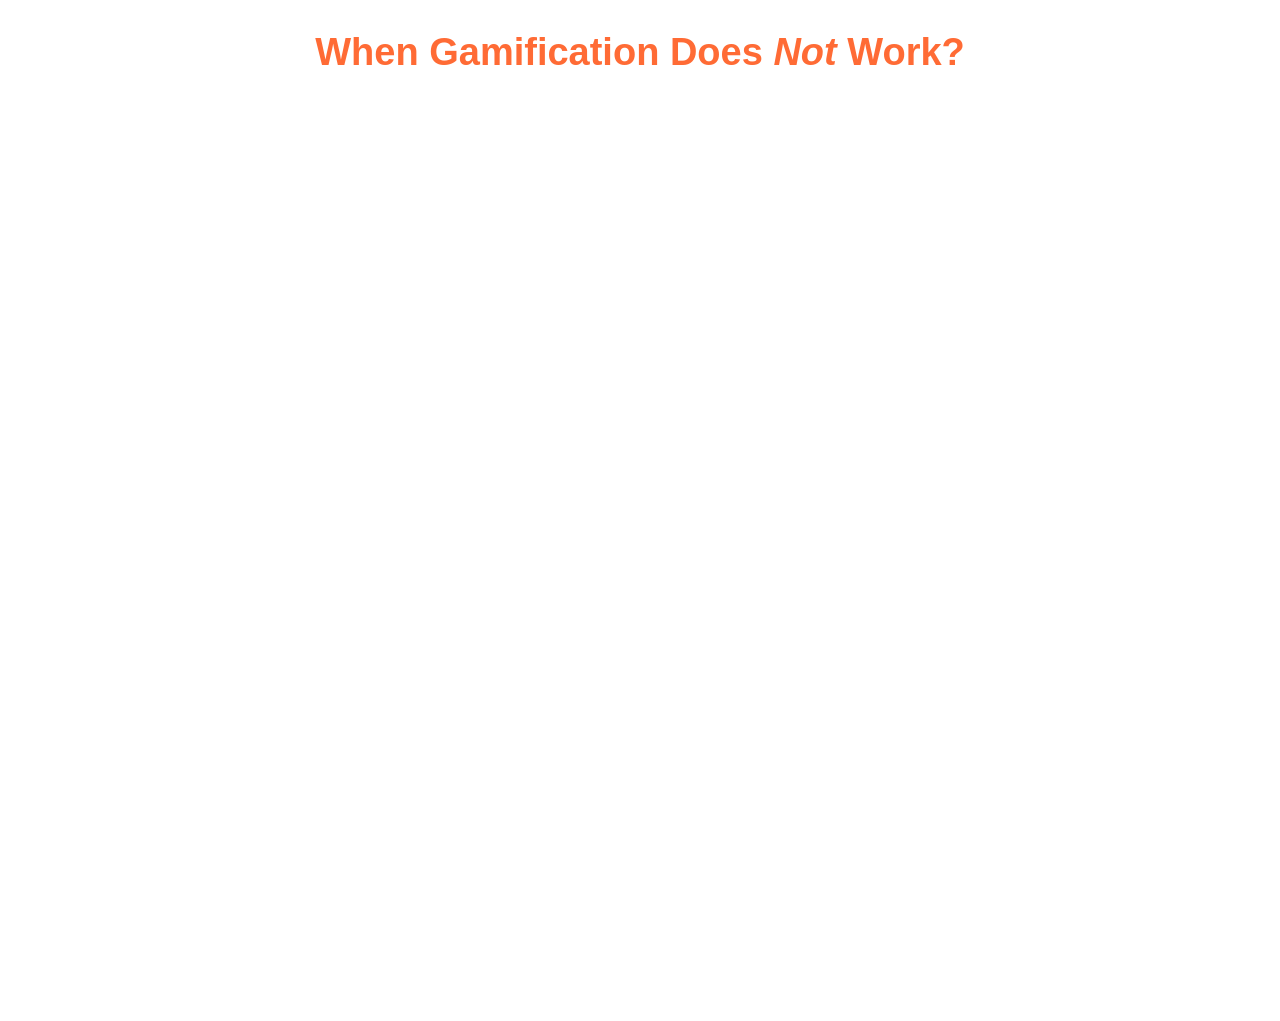
<file: slide7.html>
<!DOCTYPE html>
<html lang="en">
<head>
    <meta charset="UTF-8">
    <meta name="viewport" content="width=device-width, initial-scale=1.0">
    <title>When Gamification Does Not Work?</title>
    <style>
        * { box-sizing: border-box; margin: 0; padding: 0; }
        body {
            font-family: 'Segoe UI', Arial, sans-serif;
            padding: 32px 56px 28px 56px;
            background-color: white;
            color: #333;
        }
        .container {
            max-width: 1700px;
            margin: 0 auto;
        }
        h1 {
            color: #FF6B35;
            font-size: 38px;
            margin: 0 0 25px 0;
            text-align: center;
            font-weight: bold;
            line-height: 1.1;
        }

        .warning-strip {
            background: linear-gradient(135deg, #c0392b 0%, #e74c3c 100%);
            color: white;
            padding: 20px 34px;
            border-radius: 11px;
            margin-bottom: 24px;
            font-size: 21px;
            line-height: 1.55;
            box-shadow: 0 4px 14px rgba(192, 57, 43, 0.22);
            display: flex;
            align-items: baseline;
            gap: 16px;
            opacity: 0;
            transform: translateY(12px);
            transition: opacity 0.5s ease, transform 0.5s ease;
        }
        .warning-strip.visible { opacity: 1; transform: translateY(0); }
        .warning-strip strong {
            font-size: 15px;
            text-transform: uppercase;
            letter-spacing: 1.4px;
            color: #ffe4b5;
            white-space: nowrap;
            flex-shrink: 0;
        }
        .warning-strip span { flex: 1; text-align: justify; }

        /* Cards hug their content - no row stretching */
        .pitfalls {
            display: grid;
            grid-template-columns: repeat(3, 1fr);
            grid-auto-rows: 1fr;
            gap: 22px;
            margin-bottom: 24px;
        }
        .pitfall {
            background-color: #fff8f5;
            border-left: 5px solid #c0392b;
            border-radius: 10px;
            padding: 22px 26px 78px 26px;
            box-shadow: 0 3px 12px rgba(0,0,0,0.07);
            opacity: 0;
            transform: translateY(15px);
            transition: opacity 0.5s ease, transform 0.5s ease;
            min-height: 260px;
            position: relative;
        }
        .pitfall.visible { opacity: 1; transform: translateY(0); }
        .pitfall-head {
            display: flex;
            align-items: center;
            gap: 12px;
            margin-bottom: 8px;
        }
        .pitfall-icon {
            font-size: 36px;
            line-height: 1;
            flex-shrink: 0;
        }
        .pitfall-title {
            font-size: 22px;
            font-weight: 700;
            color: #c0392b;
            line-height: 1.2;
        }
        .pitfall-text {
            font-size: 18px;
            line-height: 1.5;
            color: #444;
            margin-bottom: 0;
            text-align: justify;
        }
        .pitfall-fix {
            position: absolute;
            left: 26px;
            right: 26px;
            bottom: 20px;
            min-height: 60px;
            font-size: 17px;
            color: #2E8B57;
            font-style: italic;
            line-height: 1.45;
            padding-top: 10px;
            border-top: 1px dashed #e8d4cf;
            text-align: justify;
        }
        .pitfall-fix strong { color: #2E8B57; font-style: normal; }

        .takeaway-strip {
            background: linear-gradient(135deg, #FF6B35 0%, #F7931E 100%);
            color: white;
            border-radius: 11px;
            padding: 22px 34px;
            display: flex;
            align-items: center;
            gap: 24px;
            box-shadow: 0 4px 16px rgba(255, 107, 53, 0.28);
            opacity: 0;
            transform: translateY(15px);
            transition: opacity 0.6s ease, transform 0.6s ease;
        }
        .takeaway-strip.visible { opacity: 1; transform: translateY(0); }
        .takeaway-icon {
            font-size: 50px;
            line-height: 1;
            flex-shrink: 0;
        }
        .takeaway-body { flex: 1; }
        .takeaway-label {
            font-size: 15px;
            text-transform: uppercase;
            letter-spacing: 1.4px;
            color: #fff5e6;
            font-weight: 700;
            margin-bottom: 4px;
        }
        .takeaway-text {
            font-size: 21px;
            line-height: 1.5;
            text-align: justify;
        }

        .pilot-questions {
            margin-top: 6px;
            display: grid;
            grid-template-columns: repeat(3, 1fr);
            gap: 14px;
            opacity: 0;
            transform: translateY(12px);
            transition: opacity 0.5s ease, transform 0.5s ease;
        }
        .pilot-questions.visible { opacity: 1; transform: translateY(0); }
        .pilot-questions .pq-item {
            background: linear-gradient(135deg, #FFF4EC 0%, #FFE4D1 100%);
            border-left: 5px solid #FF6B35;
            border-radius: 10px;
            padding: 16px 20px;
            font-size: 18px;
            line-height: 1.4;
            color: #333;
            font-weight: 600;
            display: flex;
            align-items: center;
            gap: 14px;
            box-shadow: 0 3px 10px rgba(255, 107, 53, 0.12);
        }
        .pilot-questions .pq-num {
            width: 34px;
            height: 34px;
            border-radius: 50%;
            background-color: #FF6B35;
            color: white;
            font-weight: 700;
            font-size: 18px;
            display: flex;
            align-items: center;
            justify-content: center;
            flex-shrink: 0;
            box-shadow: 0 3px 8px rgba(255, 107, 53, 0.3);
        }
        .pq-caption {
            margin-top: 14px;
            font-size: 15px;
            color: #c0392b;
            font-weight: 700;
            font-style: italic;
            text-align: left;
            opacity: 0;
            transform: translateY(12px);
            transition: opacity 0.5s ease, transform 0.5s ease;
        }
        .pq-caption.visible { opacity: 1; transform: translateY(0); }

        .questions-strip {
            margin-top: 14px;
            background-color: #fff8f5;
            border-left: 5px solid #FF6B35;
            border-radius: 10px;
            padding: 16px 26px;
            display: flex;
            align-items: center;
            gap: 20px;
            box-shadow: 0 3px 10px rgba(0,0,0,0.06);
            opacity: 0;
            transform: translateY(15px);
            transition: opacity 0.6s ease, transform 0.6s ease;
        }
        .questions-strip.visible { opacity: 1; transform: translateY(0); }
        .questions-label {
            font-size: 14px;
            text-transform: uppercase;
            letter-spacing: 1.2px;
            color: #FF6B35;
            font-weight: 700;
            white-space: nowrap;
            flex-shrink: 0;
        }
        .questions-list {
            display: flex;
            gap: 22px;
            flex: 1;
            flex-wrap: wrap;
        }
        .questions-list li {
            list-style: none;
            font-size: 17px;
            color: #333;
            line-height: 1.4;
        }
        .questions-list li strong { color: #FF6B35; }
    </style>
</head>
<body>
    <div class="container">
        <h1>When Gamification Does <em>Not</em> Work?</h1>

        <div class="warning-strip" id="warn">
            <strong>The uncomfortable truth</strong>
            <span>Bolt points onto a course that does not engage and they will not save it. Pedagogy first — gamification amplifies, it does not manufacture.</span>
        </div>

        <div class="pitfalls">
            <div class="pitfall" id="p1">
                <div class="pitfall-head">
                    <span class="pitfall-icon">🎁</span>
                    <span class="pitfall-title">Reward inflation</span>
                </div>
                <div class="pitfall-text">Pull the points away — engagement collapses with them.</div>
                <div class="pitfall-fix"><strong>Fix:</strong> Reward progress, not attendance. Badges = recognition, not bribes.</div>
            </div>
            <div class="pitfall" id="p2">
                <div class="pitfall-head">
                    <span class="pitfall-icon">⚖️</span>
                    <span class="pitfall-title">Public leaderboards humiliate</span>
                </div>
                <div class="pitfall-text">For adults returning after decades, public ranking discourages — it does not motivate.</div>
                <div class="pitfall-fix"><strong>Fix:</strong> Rank against past self. Personal progress, not class league.</div>
            </div>
            <div class="pitfall" id="p3">
                <div class="pitfall-head">
                    <span class="pitfall-icon">🥦</span>
                    <span class="pitfall-title">"Chocolate-covered broccoli"</span>
                </div>
                <div class="pitfall-text">A boring task in cartoon wrapping is still boring. Adults notice — and trust you less.</div>
                <div class="pitfall-fix"><strong>Fix:</strong> Fix the task, not the wrapper. Would it work <em>without</em> the points?</div>
            </div>
            <div class="pitfall" id="p4">
                <div class="pitfall-head">
                    <span class="pitfall-icon">⚙️</span>
                    <span class="pitfall-title">Tool overload &amp; setup tax</span>
                </div>
                <div class="pitfall-text">Three apps, two accounts, one frustrated learner walking out.</div>
                <div class="pitfall-fix"><strong>Fix:</strong> One tool. One login. Browser-based. Test on the least confident learner.</div>
            </div>
            <div class="pitfall" id="p5">
                <div class="pitfall-head">
                    <span class="pitfall-icon">🧓</span>
                    <span class="pitfall-title">Wrong audience, wrong tone</span>
                </div>
                <div class="pitfall-text">Cartoon visuals and "Level Up!" pop-ups feel patronising to voluntary adult learners.</div>
                <div class="pitfall-fix"><strong>Fix:</strong> Match the register. Grown-up gamification for grown-ups.</div>
            </div>
            <div class="pitfall" id="p6">
                <div class="pitfall-head">
                    <span class="pitfall-icon">📊</span>
                    <span class="pitfall-title">No feedback loop</span>
                </div>
                <div class="pitfall-text">Pilot a tool. See no change. Conclude it "does not work" — without ever asking the learners.</div>
                <div class="pitfall-fix"><strong>Fix:</strong> Ask*. Adapt or kill. Do not hope.</div>
            </div>
        </div>

        <div class="takeaway-strip" id="take">
            <div class="takeaway-icon">🧭</div>
            <div class="takeaway-body">
                <div class="takeaway-label">THE TAKEAWAY</div>
                <div class="takeaway-text">Most failed gamification projects fail quietly — because no-one asked the learners.</div>
            </div>
        </div>

        <div class="pq-caption" id="pqc">* The three questions to ask after each pilot:</div>
        <div class="pilot-questions" id="pq">
            <div class="pq-item"><span class="pq-num">1</span>Did it help you learn?</div>
            <div class="pq-item"><span class="pq-num">2</span>What would you change?</div>
            <div class="pq-item"><span class="pq-num">3</span>Would you keep using it?</div>
        </div>
    </div>

    <script>
        const ids = ['warn', 'p1', 'p2', 'p3', 'p4', 'p5', 'p6', 'take', 'pqc', 'pq'];
        function reveal() {
            ids.forEach((id, i) => {
                setTimeout(() => {
                    const el = document.getElementById(id);
                    if (el) el.classList.add('visible');
                }, i * 140);
            });
        }
        function reset() {
            ids.forEach(id => {
                const el = document.getElementById(id);
                if (el) el.classList.remove('visible');
            });
        }
        window.addEventListener('message', function(event) {
            if (event.data === 'slideActive') { reset(); setTimeout(reveal, 100); }
            if (event.data === 'showAll') {
                ids.forEach(id => {
                    const el = document.getElementById(id);
                    if (el) el.classList.add('visible');
                });
            }
        });
    </script>
</body>
</html>
</file>
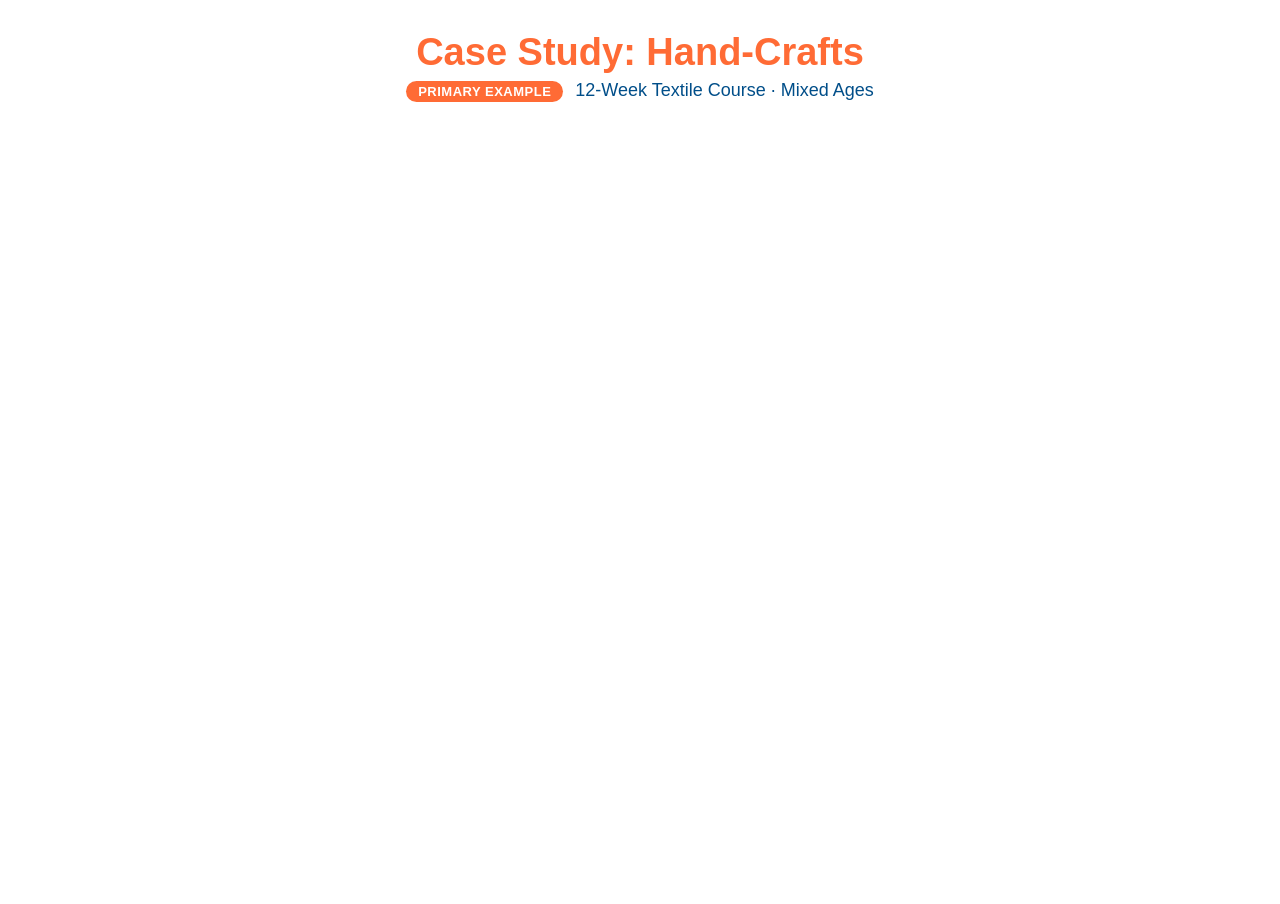
<file: slide8.html>
<!DOCTYPE html>
<html lang="en">
<head>
    <meta charset="UTF-8">
    <meta name="viewport" content="width=device-width, initial-scale=1.0">
    <title>Case Study: Hand-Crafts</title>
    <style>
        * { box-sizing: border-box; margin: 0; padding: 0; }
        body {
            font-family: 'Segoe UI', Arial, sans-serif;
            padding: 32px 56px 28px 56px;
            background-color: white;
            color: #333;
        }
        .container {
            max-width: 1700px;
            margin: 0 auto;
        }
        h1 {
            color: #FF6B35;
            font-size: 38px;
            margin: 0 0 6px 0;
            text-align: center;
            font-weight: bold;
            line-height: 1.1;
        }
        .case-tag {
            text-align: center;
            color: #004E89;
            font-size: 18px;
            margin-bottom: 25px;
            font-weight: 400;
        }
        .case-tag .badge {
            background-color: #FF6B35;
            color: white;
            padding: 3px 12px;
            border-radius: 12px;
            font-weight: 700;
            font-size: 13px;
            margin-right: 12px;
            text-transform: uppercase;
            letter-spacing: 0.5px;
            vertical-align: middle;
        }

        .scenario-strip {
            background: linear-gradient(135deg, #1A659E 0%, #004E89 100%);
            color: white;
            padding: 20px 32px;
            border-radius: 11px;
            margin-bottom: 24px;
            box-shadow: 0 4px 14px rgba(0, 78, 137, 0.18);
            font-size: 19px;
            line-height: 1.55;
            display: flex;
            align-items: baseline;
            gap: 16px;
            opacity: 0;
            transform: translateY(12px);
            transition: opacity 0.5s ease, transform 0.5s ease;
        }
        .scenario-strip.visible { opacity: 1; transform: translateY(0); }
        .scenario-strip strong {
            color: #F7C59F;
            font-size: 14px;
            text-transform: uppercase;
            letter-spacing: 1.2px;
            white-space: nowrap;
            flex-shrink: 0;
        }
        .scenario-strip span { flex: 1; text-align: justify; }

        .layout {
            display: grid;
            grid-template-columns: 1.6fr 1fr;
            gap: 26px;
        }
        /* Left: 4 step cards in 2x2 - no row stretching */
        .left-col {
            display: grid;
            grid-template-columns: 1fr 1fr;
            grid-auto-rows: 1fr;
            gap: 20px;
        }
        .step-card {
            background-color: #f9f9f9;
            border-radius: 10px;
            padding: 22px 26px 20px 26px;
            box-shadow: 0 3px 10px rgba(0,0,0,0.06);
            border: 1px solid #e0e0e0;
            border-top: 4px solid #FF6B35;
            opacity: 0;
            transform: translateY(15px);
            transition: opacity 0.5s ease, transform 0.5s ease;
            display: flex;
            flex-direction: column;
        }
        .step-card.visible { opacity: 1; transform: translateY(0); }
        .step-head {
            display: flex;
            align-items: center;
            gap: 12px;
            margin-bottom: 9px;
        }
        .step-num {
            width: 44px;
            height: 44px;
            border-radius: 50%;
            background-color: #FF6B35;
            color: white;
            font-weight: bold;
            font-size: 21px;
            display: flex;
            align-items: center;
            justify-content: center;
            flex-shrink: 0;
            box-shadow: 0 3px 8px rgba(255, 107, 53, 0.3);
        }
        .step-title {
            font-size: 21px;
            font-weight: 700;
            color: #004E89;
            line-height: 1.18;
        }
        .step-text {
            font-size: 18px;
            line-height: 1.5;
            color: #444;
            text-align: justify;
            margin-bottom: 12px;
            flex-grow: 1;
        }
        .step-tool {
            font-size: 14px;
            color: #FF6B35;
            font-weight: 600;
            background-color: rgba(255, 107, 53, 0.1);
            padding: 4px 10px;
            border-radius: 4px;
            align-self: flex-start;
        }

        .right-col {
            background-color: #EFEFD0;
            border-radius: 11px;
            padding: 22px 24px;
            box-shadow: 0 4px 14px rgba(0,0,0,0.08);
            opacity: 0;
            transform: translateX(15px);
            transition: opacity 0.5s ease, transform 0.5s ease;
        }
        .right-col.visible { opacity: 1; transform: translateX(0); }
        .right-title {
            color: #FF6B35;
            font-size: 17px;
            font-weight: 700;
            margin-bottom: 16px;
            text-align: center;
            text-transform: uppercase;
            letter-spacing: 0.7px;
        }
        .badge-list {
            display: flex;
            flex-direction: column;
            gap: 10px;
        }
        .achievement {
            background-color: white;
            border-radius: 7px;
            padding: 12px 16px;
            display: flex;
            align-items: center;
            gap: 14px;
            box-shadow: 0 1px 4px rgba(0,0,0,0.06);
        }
        .achievement-icon {
            font-size: 28px;
            line-height: 1;
            flex-shrink: 0;
        }
        .achievement-name {
            font-size: 17px;
            font-weight: 600;
            color: #004E89;
            line-height: 1.3;
        }
        .takeaway {
            margin-top: 16px;
            background-color: white;
            border-radius: 7px;
            padding: 14px 18px;
            font-size: 16px;
            line-height: 1.5;
            color: #333;
            border-left: 4px solid #FF6B35;
            text-align: justify;
        }
        .takeaway strong { color: #FF6B35; }

        /* Decorative game pieces row at bottom */
        .decorative-section {
            width: 100%;
            max-width: 1400px;
            margin: 18px auto 0 auto;
            display: none;
            justify-content: space-around;
            align-items: center;
            position: relative;
            height: 70px;
            opacity: 0;
            transition: opacity 0.6s ease;
        }
        .decorative-section.visible { opacity: 1; }
        .gp { width: 56px; height: 56px; }
        .gp svg { width: 100%; height: 100%; }
    </style>
</head>
<body>
    <div class="container">
        <h1>Case Study: Hand-Crafts</h1>
        <div class="case-tag"><span class="badge">PRIMARY EXAMPLE</span>12-Week Textile Course · Mixed Ages</div>

        <div class="scenario-strip" id="scen">
            <strong>Situation</strong>
            <span>Weekly two-hour textile group. Two recurring problems: learners lose track of their own progress between sessions and 5–8 week drop-off — not from boredom, but from busy life.</span>
        </div>

        <div class="layout">
            <div class="left-col">
                <div class="step-card" id="s1">
                    <div class="step-head">
                        <div class="step-num">1</div>
                        <div class="step-title">Shared digital progress wall</div>
                    </div>
                    <div class="step-text">Twelve stages from "first stitch" to "finished piece".<br>Each learner's card moves across the board.<br>Visible between sessions.</div>
                    <span class="step-tool">Trello · Padlet · WhatsApp</span>
                </div>
                <div class="step-card" id="s2">
                    <div class="step-head">
                        <div class="step-num">2</div>
                        <div class="step-title">Photo-based skill badges</div>
                    </div>
                    <div class="step-text">Teacher photographs each new technique mastered.<br>The photo becomes the learner's badge for that skill.<br>Collected in a shared Pinterest or WhatsApp album.</div>
                    <span class="step-tool">Pinterest · WhatsApp album · Canva</span>
                </div>
                <div class="step-card" id="s3">
                    <div class="step-head">
                        <div class="step-num">3</div>
                        <div class="step-title">Weekly micro-quests via group chat</div>
                    </div>
                    <div class="step-text">Monday morning prompt: "try one new stitch".<br>Optional, no penalty.<br>Photos in the group chat.</div>
                    <span class="step-tool">WhatsApp · Telegram · Teams</span>
                </div>
                <div class="step-card" id="s4">
                    <div class="step-head">
                        <div class="step-num">4</div>
                        <div class="step-title">Digital exhibition finale</div>
                    </div>
                    <div class="step-text">Final session: Google Slides gallery of every finished piece.<br>Printable certificate each learner keeps.</div>
                    <span class="step-tool">Google Slides · Canva</span>
                </div>
            </div>

            <div class="right-col" id="right">
                <div class="right-title">What changed for the learners</div>
                <div class="badge-list">
                    <div class="achievement"><div class="achievement-icon">📍</div><div class="achievement-name">Visible progress between sessions</div></div>
                    <div class="achievement"><div class="achievement-icon">🤝</div><div class="achievement-name">Stronger group bond</div></div>
                    <div class="achievement"><div class="achievement-icon">📉</div><div class="achievement-name">Lower drop-off mid-course</div></div>
                    <div class="achievement"><div class="achievement-icon">📱</div><div class="achievement-name">Confidence with basic apps</div></div>
                    <div class="achievement"><div class="achievement-icon">🎓</div><div class="achievement-name">Personal portfolio to keep</div></div>
                    <div class="achievement"><div class="achievement-icon">✨</div><div class="achievement-name">Sense of finished journey</div></div>
                </div>
                <div class="takeaway">
                    <strong>Key point:</strong> WhatsApp, Google Slides, phone camera — that is all you need.<br>The craft session does the work; gamification just makes progress visible.
                </div>
            </div>
        </div>

        <div class="decorative-section" id="decoration">
            <div class="gp"><svg viewBox="0 0 100 100"><rect x="10" y="10" width="80" height="80" rx="15" fill="rgba(255,107,53,0.2)" stroke="#FF6B35" stroke-width="2"/><circle cx="25" cy="25" r="6" fill="#FF6B35"/><circle cx="75" cy="25" r="6" fill="#FF6B35"/><circle cx="25" cy="75" r="6" fill="#FF6B35"/><circle cx="75" cy="75" r="6" fill="#FF6B35"/><circle cx="50" cy="50" r="6" fill="#FF6B35"/></svg></div>
            <div class="gp"><svg viewBox="0 0 100 100"><circle cx="50" cy="50" r="35" fill="rgba(255,107,53,0.2)" stroke="#FF6B35" stroke-width="2"/><path d="M50 25 L57 40 L75 42 L62 53 L65 70 L50 62 L35 70 L38 53 L25 42 L43 40 Z" fill="#FF6B35"/></svg></div>
            <div class="gp"><svg viewBox="0 0 100 100"><path d="M30 20 L70 20 L70 30 C70 45 65 55 50 60 C35 55 30 45 30 30 Z" fill="rgba(255,107,53,0.2)" stroke="#FF6B35" stroke-width="2"/><rect x="30" y="15" width="40" height="5" fill="rgba(255,107,53,0.4)" stroke="#FF6B35" stroke-width="1.5"/><rect x="45" y="60" width="10" height="25" fill="rgba(255,107,53,0.4)" stroke="#FF6B35" stroke-width="1.5"/><rect x="35" y="85" width="30" height="5" fill="rgba(255,107,53,0.4)" stroke="#FF6B35" stroke-width="1.5"/></svg></div>
            <div class="gp"><svg viewBox="0 0 100 100"><circle cx="50" cy="50" r="35" fill="rgba(255,107,53,0.2)" stroke="#FF6B35" stroke-width="2"/><text x="50" y="60" text-anchor="middle" font-family="Arial" font-weight="bold" font-size="30" fill="#FF6B35">+50</text></svg></div>
            <div class="gp"><svg viewBox="0 0 100 100"><rect x="20" y="80" width="60" height="10" rx="3" fill="rgba(255,107,53,0.2)" stroke="#FF6B35" stroke-width="1.5"/><rect x="30" y="65" width="40" height="15" rx="3" fill="rgba(255,107,53,0.3)" stroke="#FF6B35" stroke-width="1.5"/><rect x="35" y="50" width="30" height="15" rx="3" fill="rgba(255,107,53,0.4)" stroke="#FF6B35" stroke-width="1.5"/><rect x="40" y="35" width="20" height="15" rx="3" fill="rgba(255,107,53,0.6)" stroke="#FF6B35" stroke-width="1.5"/><rect x="45" y="20" width="10" height="15" rx="3" fill="rgba(255,107,53,0.8)" stroke="#FF6B35" stroke-width="1.5"/></svg></div>
        </div>
    </div>

    <script>
        const ids = ['scen', 's1', 's2', 's3', 's4', 'right', 'decoration'];
        function reveal() {
            ids.forEach((id, i) => {
                setTimeout(() => {
                    const el = document.getElementById(id);
                    if (el) el.classList.add('visible');
                }, i * 180);
            });
        }
        function reset() {
            ids.forEach(id => {
                const el = document.getElementById(id);
                if (el) el.classList.remove('visible');
            });
        }
        window.addEventListener('message', function(event) {
            if (event.data === 'slideActive') { reset(); setTimeout(reveal, 100); }
            if (event.data === 'showAll') {
                ids.forEach(id => {
                    const el = document.getElementById(id);
                    if (el) el.classList.add('visible');
                });
            }
        });
    </script>
</body>
</html>
</file>
